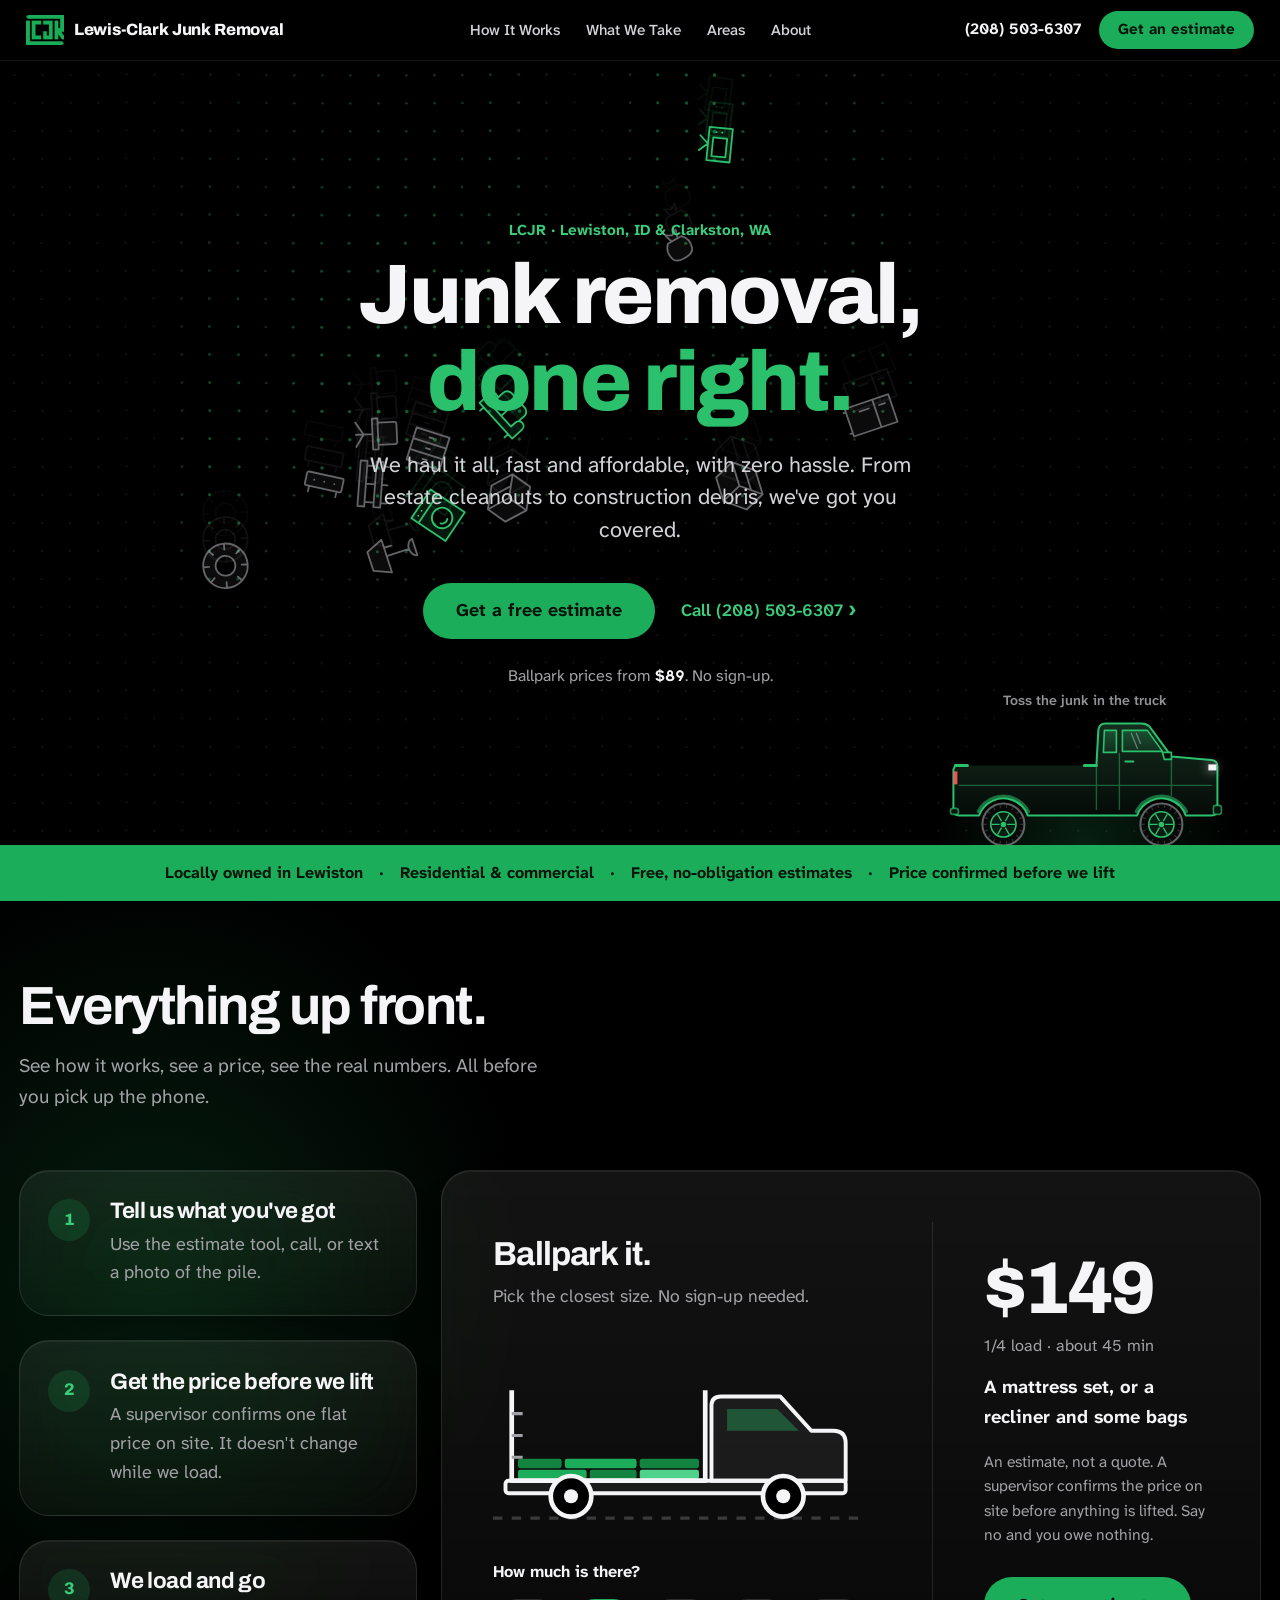
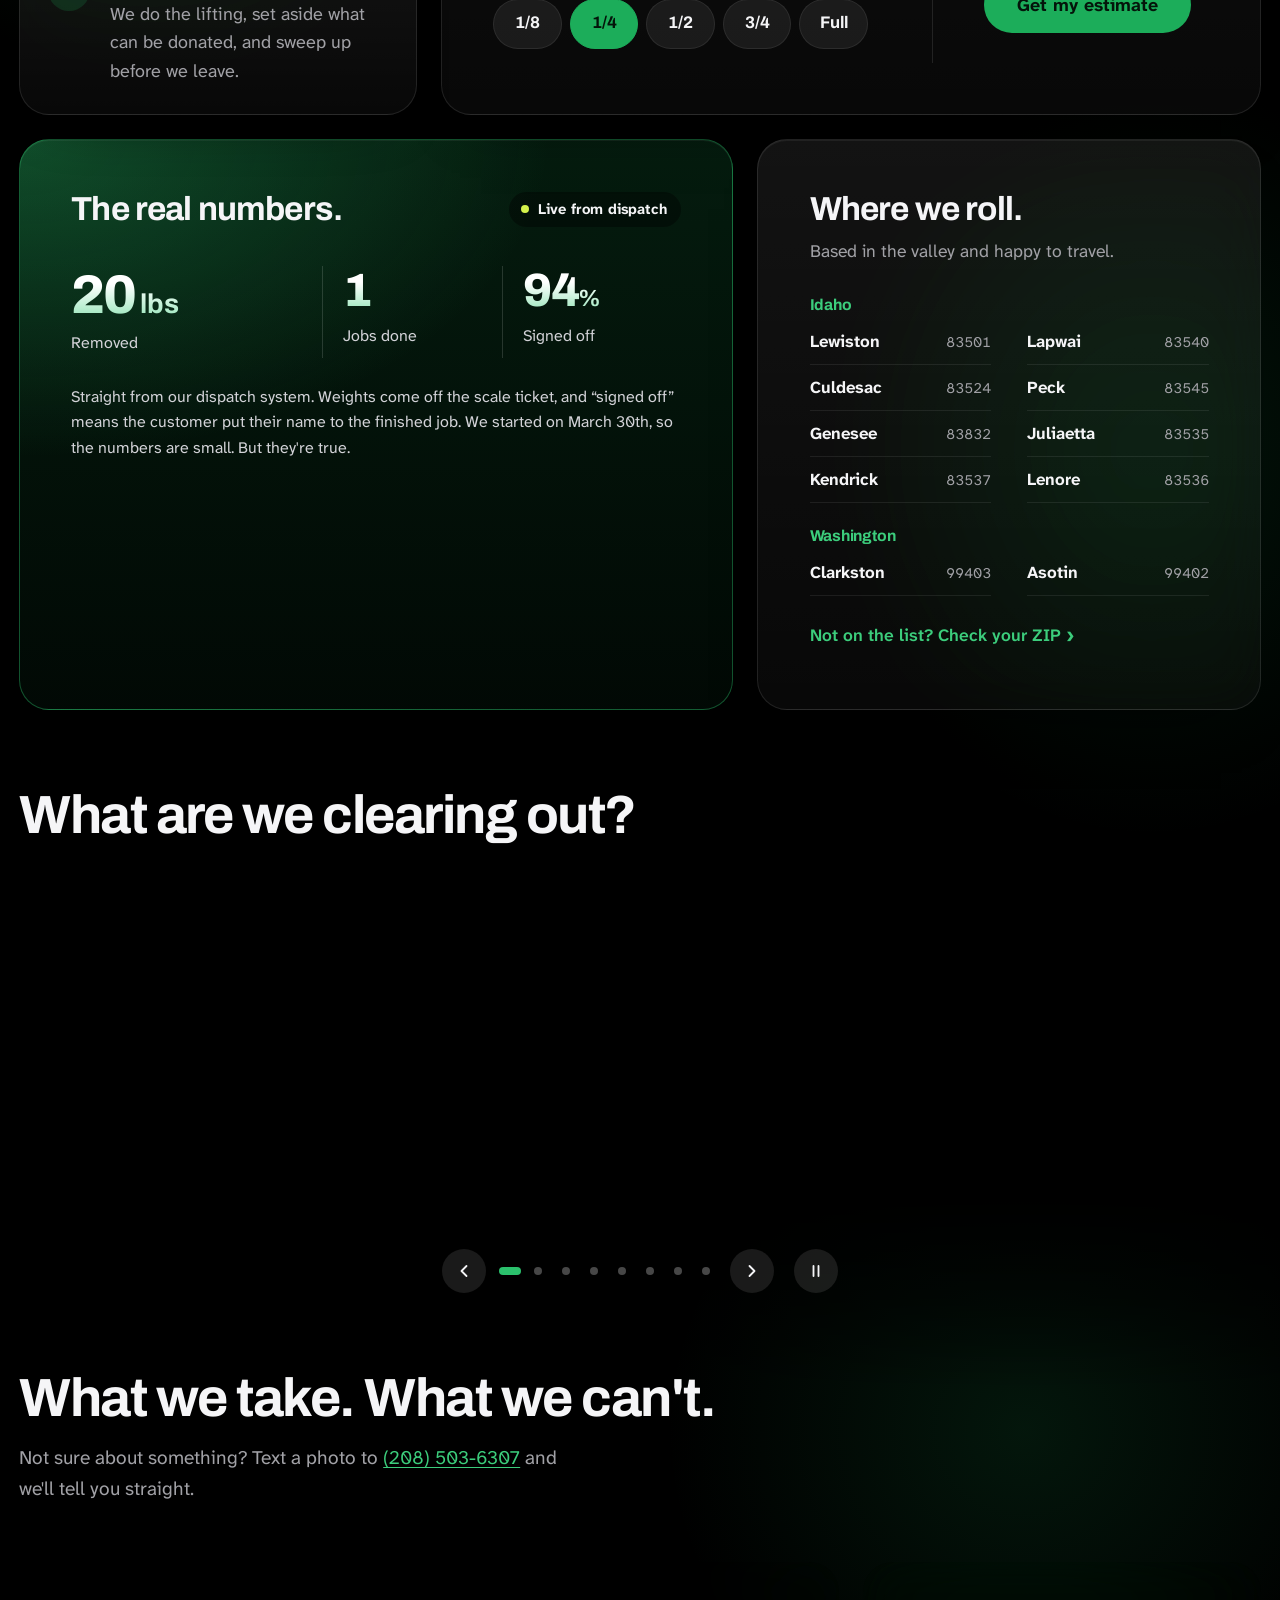
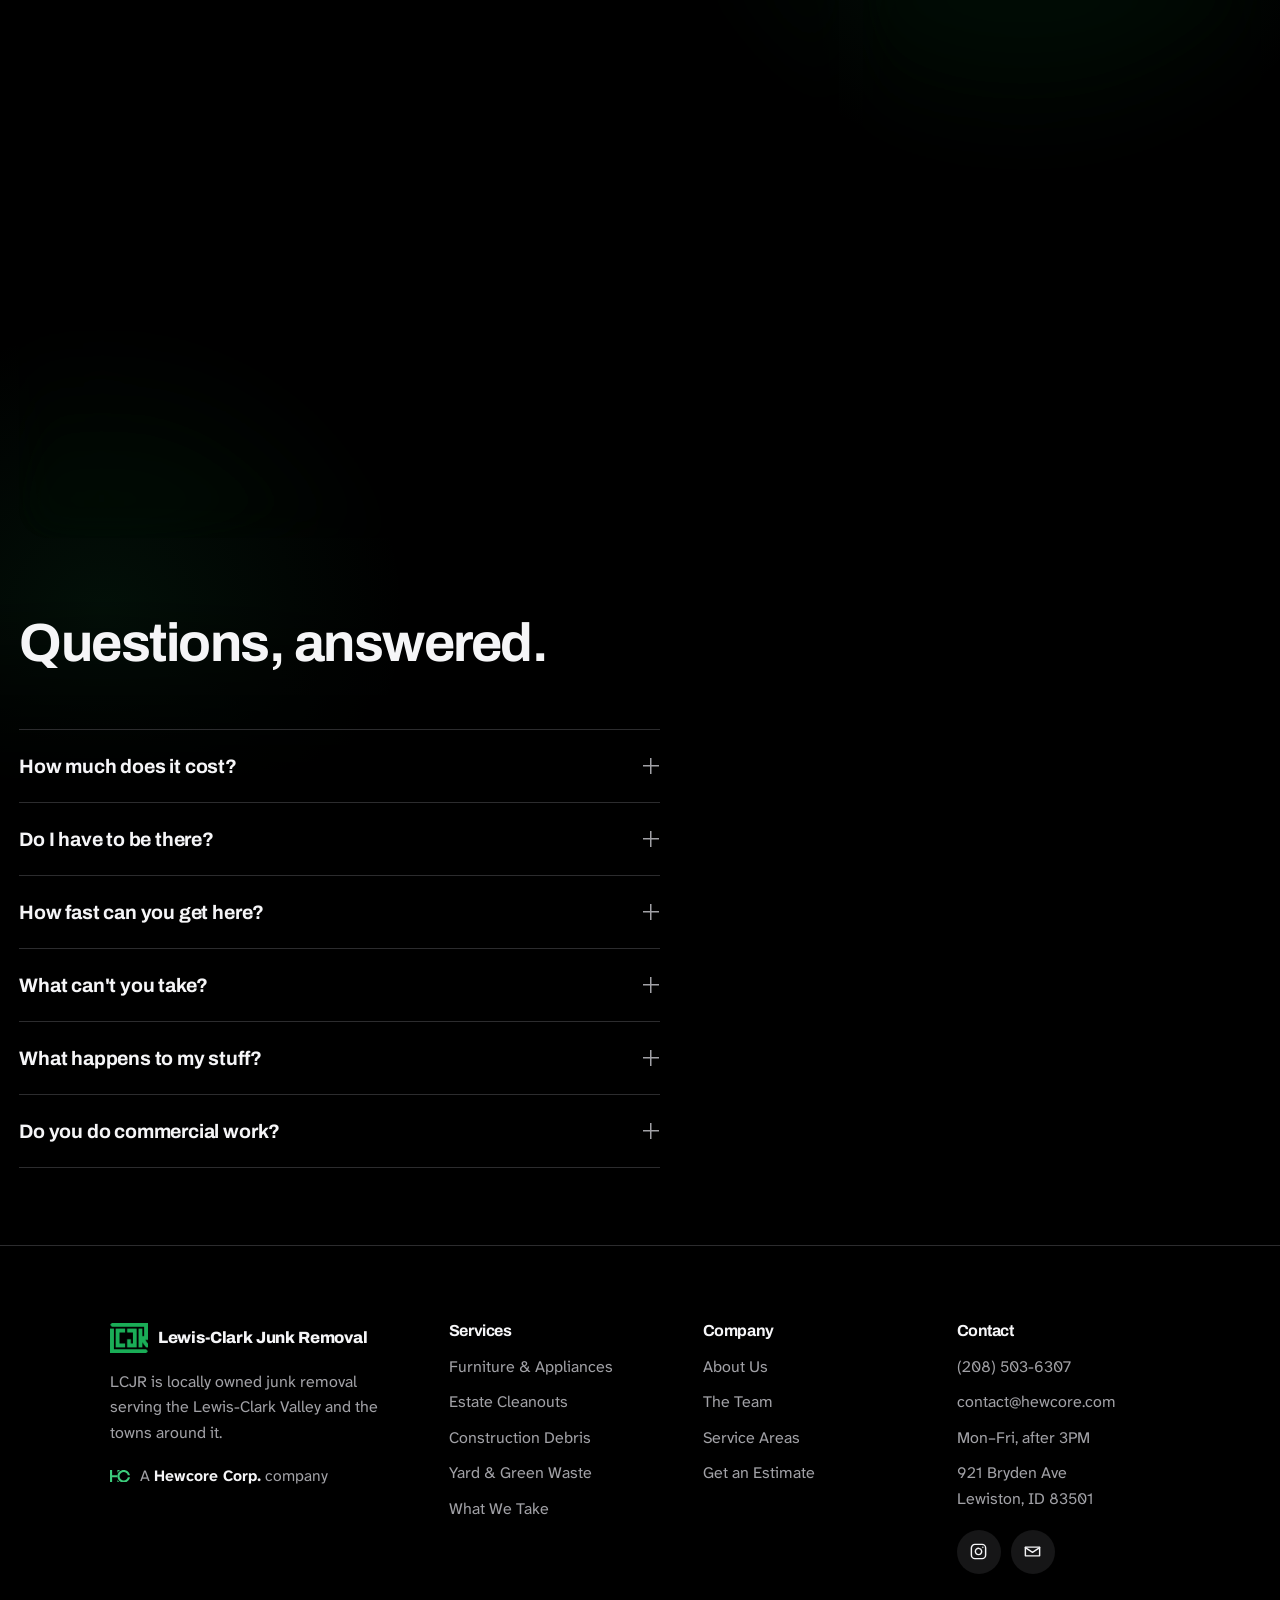
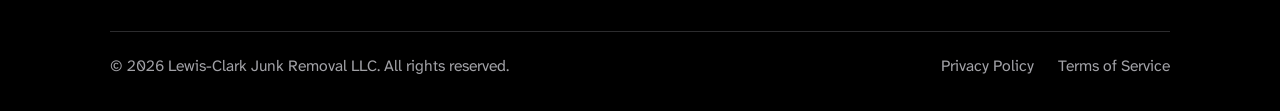
<file: index.html>
<!DOCTYPE html>
<html lang="en">

<head>
    <meta charset="utf-8">
    <meta name="viewport" content="width=device-width, initial-scale=1.0, viewport-fit=cover">
    <meta name="description" content="LCJR (Lewis-Clark Junk Removal) is locally owned junk removal in Lewiston, Idaho and Clarkston, Washington. Furniture, appliances, estate and garage cleanouts, yard waste and debris. Free estimates, one flat price.">
    <meta name="keywords" content="LCJR, lcjr, LCJR junk removal, Lewis-Clark Junk Removal, Lewis Clark Junk Removal, LC Junk Removal, lcjunk, junk removal Lewiston, junk removal Lewiston Idaho, junk removal Clarkston, junk removal Clarkston WA, junk removal Asotin, Lewis-Clark Valley junk removal, junk hauling Lewiston, trash removal Lewiston, furniture removal, appliance removal, mattress removal, estate cleanout, garage cleanout, yard waste removal, construction debris removal">
    <meta name="robots" content="index, follow, max-image-preview:large">
    <meta name="theme-color" content="#000000">
    <title>LCJR | Lewis-Clark Junk Removal in Lewiston, ID &amp; Clarkston, WA</title>
    <meta property="og:title" content="LCJR | Lewis-Clark Junk Removal">
    <meta property="og:description" content="We haul it all, fast and affordable, with zero hassle. Serving Lewiston, Clarkston, Asotin and beyond.">
    <meta property="og:type" content="website">
    <meta property="og:url" content="https://lcjunk.com/">
    <meta property="og:site_name" content="LCJR">
    <meta property="og:image" content="https://lcjunk.com/images/lcjr-og.png">
    <meta property="og:image:width" content="1200">
    <meta property="og:image:height" content="630">
    <meta property="og:image:alt" content="LCJR, Lewis-Clark Junk Removal. Lewiston, ID and Clarkston, WA.">
    <meta name="twitter:card" content="summary_large_image">
    <link rel="canonical" href="https://lcjunk.com/">
    <link rel="stylesheet" href="/src/style.css?v=27">
    <link rel="icon" href="/favicon.ico" sizes="16x16 32x32 48x48">
    <link rel="icon" type="image/png" sizes="32x32" href="/images/favicon-32x32.png">
    <link rel="icon" type="image/png" sizes="48x48" href="/images/favicon-48x48.png">
    <link rel="icon" type="image/png" sizes="96x96" href="/images/favicon-96x96.png">
    <link rel="icon" type="image/png" sizes="192x192" href="/images/android-chrome-192x192.png">
    <link rel="apple-touch-icon" sizes="180x180" href="/images/apple-touch-icon.png">
    <link rel="manifest" href="/site.webmanifest">
    <link rel="preconnect" href="https://fonts.googleapis.com">
    <link rel="preconnect" href="https://fonts.gstatic.com" crossorigin>
    <link href="https://fonts.googleapis.com/css2?family=Archivo:wght@600..800&family=Atkinson+Hyperlegible+Next:wght@400..700&display=swap" rel="stylesheet">
    <script type="application/ld+json">
    {
      "@context": "https://schema.org",
      "@graph": [
        {
          "@type": "WebSite",
          "@id": "https://lcjunk.com/#website",
          "url": "https://lcjunk.com/",
          "name": "LCJR",
          "alternateName": [
            "Lewis-Clark Junk Removal",
            "LCJR Junk Removal",
            "LC Junk Removal"
          ],
          "publisher": {
            "@id": "https://lcjunk.com/#business"
          }
        },
        {
          "@type": "LocalBusiness",
          "@id": "https://lcjunk.com/#business",
          "name": "Lewis-Clark Junk Removal",
          "alternateName": "LCJR",
          "description": "Locally owned junk removal and hauling for homes, estates, construction sites and businesses in the Lewis-Clark Valley.",
          "url": "https://lcjunk.com/",
          "logo": "https://lcjunk.com/images/android-chrome-512x512.png",
          "image": "https://lcjunk.com/images/lcjr-og.png",
          "telephone": "+1-208-503-6307",
          "email": "contact@hewcore.com",
          "priceRange": "$$",
          "address": {
            "@type": "PostalAddress",
            "streetAddress": "921 Bryden Ave",
            "addressLocality": "Lewiston",
            "addressRegion": "ID",
            "postalCode": "83501",
            "addressCountry": "US"
          },
          "areaServed": [
            {
              "@type": "City",
              "name": "Lewiston, ID"
            },
            {
              "@type": "City",
              "name": "Lapwai, ID"
            },
            {
              "@type": "City",
              "name": "Culdesac, ID"
            },
            {
              "@type": "City",
              "name": "Peck, ID"
            },
            {
              "@type": "City",
              "name": "Genesee, ID"
            },
            {
              "@type": "City",
              "name": "Juliaetta, ID"
            },
            {
              "@type": "City",
              "name": "Kendrick, ID"
            },
            {
              "@type": "City",
              "name": "Lenore, ID"
            },
            {
              "@type": "City",
              "name": "Clarkston, WA"
            },
            {
              "@type": "City",
              "name": "Asotin, WA"
            }
          ],
          "sameAs": [
            "https://www.instagram.com/lewisclarkjunkremoval/"
          ],
          "parentOrganization": {
            "@type": "Organization",
            "name": "Hewcore Corp."
          },
          "hasOfferCatalog": {
            "@type": "OfferCatalog",
            "name": "Junk removal services",
            "itemListElement": [
              {
                "@type": "Offer",
                "itemOffered": {
                  "@type": "Service",
                  "name": "Furniture and appliance removal"
                }
              },
              {
                "@type": "Offer",
                "itemOffered": {
                  "@type": "Service",
                  "name": "Estate cleanouts"
                }
              },
              {
                "@type": "Offer",
                "itemOffered": {
                  "@type": "Service",
                  "name": "Garage and shed cleanouts"
                }
              },
              {
                "@type": "Offer",
                "itemOffered": {
                  "@type": "Service",
                  "name": "Construction debris removal"
                }
              },
              {
                "@type": "Offer",
                "itemOffered": {
                  "@type": "Service",
                  "name": "Yard and green waste removal"
                }
              },
              {
                "@type": "Offer",
                "itemOffered": {
                  "@type": "Service",
                  "name": "Mattress removal"
                }
              },
              {
                "@type": "Offer",
                "itemOffered": {
                  "@type": "Service",
                  "name": "Hot tub and piano removal"
                }
              }
            ]
          }
        }
      ]
    }
    </script>
    <script>document.documentElement.classList.add("js");</script>
</head>

<body>
    <a class="skip-link" href="#main">Skip to content</a>

    <header class="site-header">
        <div class="header-inner">
            <button class="nav-toggle" type="button" aria-expanded="false" aria-controls="primary-nav">
                <span></span>
                <span class="sr-only">Menu</span>
            </button>

            <a class="brand" href="/" aria-label="Lewis-Clark Junk Removal home">
                <img src="/images/lcjr-emblem-light.png" alt="" width="800" height="630">
                <span class="brand-name">Lewis-Clark Junk Removal</span>
            </a>

            <nav class="nav" id="primary-nav" aria-label="Primary">
                <a href="/#how">How It Works</a>
                <a href="/#take">What We Take</a>
                <a href="/#areas">Areas</a>
                <a href="/b2b.html" hidden>Commercial Clients</a>
                <a href="/aboutus.html">About</a>
                <div class="nav-extra">
                    <a class="btn btn--primary btn--lg" href="/quote.html">Get a free estimate</a>
                    <a class="link-more" href="tel:+12085036307">Call (208) 503-6307</a>
                </div>
            </nav>

            <div class="header-actions">
                <a class="header-phone" href="tel:+12085036307">(208) 503-6307</a>
                <a class="btn btn--primary btn--sm" href="/quote.html">Get an estimate</a>
            </div>

            <a class="header-call" href="tel:+12085036307" aria-label="Call (208) 503-6307"><svg class="icon" viewBox="0 0 24 24" aria-hidden="true"><path d="M8.2 3.5 10 7.4 8 9.3a11.5 11.5 0 0 0 6.7 6.7l1.9-2 3.9 1.8v3.4a1.6 1.6 0 0 1-1.8 1.6C11 20.2 3.8 13 3.3 4.2A1.6 1.6 0 0 1 4.9 2.4h3.3Z"/></svg></a>
        </div>
    </header>

    <main id="main" class="main--wide">

        <!-- ------------------------------------------------------- Hero -- -->
        <section class="hero" data-fx="yard">
            <div class="hero-main">
                <div class="container hero-copy">
                    <p class="eyebrow">LCJR &middot; Lewiston, ID &amp; Clarkston, WA</p>
                    <h1>Junk removal, <span class="mark">done right.</span></h1>
                    <p class="lead">We haul it all, fast and affordable, with zero hassle. From estate
                        cleanouts to construction debris, we've got you covered.</p>
                    <div class="btn-row btn-row--center">
                        <a class="btn btn--primary btn--lg" href="/quote.html">Get a free estimate</a>
                        <a class="link-more" href="tel:+12085036307">Call (208) 503-6307</a>
                    </div>
                    <!-- The 1/8-load rate; home.js keeps it in step with /api/pricing. -->
                    <p class="hero-from">Ballpark prices from <span data-rate-from>$89</span>. No sign-up.</p>
                </div>
            </div>

            <div class="strip">
                <div class="strip-track">
                    <ul class="container strip-list"><li>Locally owned in Lewiston</li><li>Residential &amp; commercial</li><li>Free, no-obligation estimates</li><li>Price confirmed before we lift</li></ul>
                    <!-- A second copy, for the scrolling line on a phone. Hidden elsewhere. -->
                    <ul class="strip-list strip-list--echo" aria-hidden="true"><li>Locally owned in Lewiston</li><li>Residential &amp; commercial</li><li>Free, no-obligation estimates</li><li>Price confirmed before we lift</li></ul>
                </div>
            </div>
        </section>

        <!-- ------------------------------------------------------ Bento -- -->
        <!--
            On a wide screen: the three steps beside the price tool, then the
            live numbers beside the service area. On a phone: the live numbers,
            then a slider of the price tool, the steps and the service area.
            The commercial clients banner is hidden for now.
        -->
        <section class="section section--glow" id="how">
            <div class="container">
                <div class="section-head reveal">
                    <h2>Everything up front.</h2>
                    <p>See how it works, see a price, see the real numbers. All before you pick up the phone.</p>
                </div>

                <div class="bento">
                <!--
                    The live numbers lead. Below them, on a phone, the price tool,
                    the steps and the service area sit side by side in a slider
                    (src/home.js adds the tabs' behaviour); on a wide screen
                    the slider's wrappers drop away and the cards join the grid.
                -->
                <!--
                    The numbers are read live from the ops app on load (src/stats.js).
                    The values written here are the last known figures: they render
                    without JavaScript and stay put if the fetch fails, so the tile is
                    never blank or zeroed by a network hiccup.
                -->
                <div class="tile tile--special tile--stats stats reveal" data-api-base="https://app.lcjunk.com">
                    <div class="stats-head">
                        <h3 class="tile-title">The real numbers.</h3>
                        <p class="live-badge"><span class="live-dot" aria-hidden="true"></span>Live from dispatch</p>
                    </div>
                    <div class="stats-grid">
                        <div class="stat">
                            <span class="stat-value" data-stat="poundsRemoved">21 lbs</span>
                            <span class="stat-label">Removed</span>
                        </div>
                        <div class="stat">
                            <span class="stat-value" data-stat="jobsCompleted">1</span>
                            <span class="stat-label">Jobs done</span>
                        </div>
                        <div class="stat">
                            <span class="stat-value" data-stat="signedOffPct">100%</span>
                            <span class="stat-label">Signed off</span>
                        </div>
                    </div>
                    <p class="tile-note tile-note--short">Straight from dispatch. Small numbers, since we started March 30th, but true ones.</p>
                    <p class="tile-note tile-note--long">Straight from our dispatch system. Weights come off the scale ticket, and
                        &ldquo;signed off&rdquo; means the customer put their name to the finished job. We started
                        on March 30th, so the numbers are small. But they're true.</p>
                </div>

                <div class="slider" data-slider>
                    <div class="slider-tabs" role="group" aria-label="Show a card">
                        <button type="button" aria-current="true">Ballpark</button>
                        <button type="button">How it works</button>
                        <button type="button">Areas</button>
                    </div>
                    <div class="slider-track">
                        <!--
                            Ballpark picker. Works with no JavaScript at all: the radios drive
                            the load in the truck and the readout through :has() in style.css.
                            The prices here are the last known rates; src/home.js swaps in the
                            live ones from GET /api/pricing and leaves these if it can't.

                            The examples under each price ("A couch plus a handful of boxes")
                            are a rough guide for the customer, not part of the price list.
                            Keep them in step with LOAD_HINTS in src/quote.js.
                        -->
                        <div class="tile tile--picker loadtix reveal" data-api-base="https://app.lcjunk.com">
                            <div class="picker-pick">
                                <h3 class="tile-title">Ballpark it.</h3>
                                <p class="tile-sub">Pick the closest size. No sign-up needed.</p>

                                <svg class="pickup" viewBox="0 0 240 120" aria-hidden="true" focusable="false">
                                    <g class="pk-load">
                                    <g class="jl" style="--d:0"><rect class="j1" x="16" y="81" width="44" height="6" rx="1.5"/><rect class="j2" x="62" y="81" width="30" height="6" rx="1.5"/><rect class="j3" x="94" y="81" width="38" height="6" rx="1.5"/></g>
                                    <g class="jl" style="--d:1"><rect class="j2" x="16" y="74" width="28" height="6" rx="1.5"/><rect class="j1" x="46" y="74" width="46" height="6" rx="1.5"/><rect class="j2" x="94" y="74" width="38" height="6" rx="1.5"/></g>
                                    <g class="jl" style="--d:2"><rect class="j3" x="16" y="67" width="52" height="6" rx="1.5"/><rect class="j1" x="70" y="67" width="34" height="6" rx="1.5"/><rect class="j2" x="106" y="67" width="26" height="6" rx="1.5"/></g>
                                    <g class="jl" style="--d:3"><rect class="j1" x="16" y="60" width="36" height="6" rx="1.5"/><rect class="j2" x="54" y="60" width="40" height="6" rx="1.5"/><rect class="j1" x="96" y="60" width="36" height="6" rx="1.5"/></g>
                                    <g class="jl" style="--d:4"><rect class="j2" x="16" y="53" width="24" height="6" rx="1.5"/><rect class="j3" x="42" y="53" width="50" height="6" rx="1.5"/><rect class="j1" x="94" y="53" width="38" height="6" rx="1.5"/></g>
                                    <g class="jl" style="--d:5"><rect class="j1" x="16" y="46" width="40" height="6" rx="1.5"/><rect class="j1" x="58" y="46" width="36" height="6" rx="1.5"/><rect class="j2" x="96" y="46" width="36" height="6" rx="1.5"/></g>
                                    <g class="jl" style="--d:6"><rect class="j2" x="16" y="39" width="58" height="6" rx="1.5"/><rect class="j3" x="76" y="39" width="30" height="6" rx="1.5"/><rect class="j1" x="108" y="39" width="24" height="6" rx="1.5"/></g>
                                    <g class="jl" style="--d:7"><rect class="j3" x="16" y="32" width="34" height="6" rx="1.5"/><rect class="j1" x="52" y="32" width="44" height="6" rx="1.5"/><rect class="j2" x="98" y="32" width="34" height="6" rx="1.5"/></g>
                                    </g>
                                    <path class="pk-bed" d="M12 30V88H136V30"/>
                                    <path class="pk-tick" d="M12 73h7M12 59h7M12 45h7"/>
                                    <rect class="pk-body" x="8" y="88" width="218" height="8" rx="2"/>
                                    <path class="pk-body" d="M140 88V40q0-6 6-6h38l20 22h14q8 0 8 8v24z"/>
                                    <path class="pk-window" d="M150 42h32l14 14h-46z"/>
                                    <path class="pk-ground" d="M0 112h240"/>
                                    <circle class="pk-wheel" cx="50" cy="98" r="13"/>
                                    <circle class="pk-wheel" cx="186" cy="98" r="13"/>
                                    <circle class="pk-hub" cx="50" cy="98" r="4.5"/>
                                    <circle class="pk-hub" cx="186" cy="98" r="4.5"/>
                                </svg>

                                <fieldset class="seg">
                                    <legend class="seg-legend">How much is there?</legend>
                                    <div class="seg-options">
                                        <label><input type="radio" name="lt" id="lt-eighth" value="eighth"><span>1/8</span></label>
                                        <label><input type="radio" name="lt" id="lt-quarter" value="quarter" checked><span>1/4</span></label>
                                        <label><input type="radio" name="lt" id="lt-half" value="half"><span>1/2</span></label>
                                        <label><input type="radio" name="lt" id="lt-three_quarter" value="three_quarter"><span>3/4</span></label>
                                        <label><input type="radio" name="lt" id="lt-full" value="full"><span>Full</span></label>
                                    </div>
                                </fieldset>
                            </div>

                            <div class="picker-price">
                                <div class="loadtix-readouts" aria-live="polite">
                                    <div class="loadtix-readout" data-for="eighth">
                                        <p class="lt-price" data-rate="eighth">$89</p>
                                        <p class="lt-meta"><span data-rate-label="eighth">1/8 load</span> &middot; about <span data-rate-min="eighth">30</span> min</p>
                                        <p class="lt-hint">A few bags or boxes, or one small piece</p>
                                    </div>
                                    <div class="loadtix-readout" data-for="quarter">
                                        <p class="lt-price" data-rate="quarter">$149</p>
                                        <p class="lt-meta"><span data-rate-label="quarter">1/4 load</span> &middot; about <span data-rate-min="quarter">45</span> min</p>
                                        <p class="lt-hint">A mattress set, or a recliner and some bags</p>
                                    </div>
                                    <div class="loadtix-readout" data-for="half">
                                        <p class="lt-price" data-rate="half">$249</p>
                                        <p class="lt-meta"><span data-rate-label="half">1/2 load</span> &middot; about <span data-rate-min="half">75</span> min</p>
                                        <p class="lt-hint">A couch plus a handful of boxes</p>
                                    </div>
                                    <div class="loadtix-readout" data-for="three_quarter">
                                        <p class="lt-price" data-rate="three_quarter">$339</p>
                                        <p class="lt-meta"><span data-rate-label="three_quarter">3/4 load</span> &middot; about <span data-rate-min="three_quarter">100</span> min</p>
                                        <p class="lt-hint">Most of a room's furniture</p>
                                    </div>
                                    <div class="loadtix-readout" data-for="full">
                                        <p class="lt-price" data-rate="full">$429</p>
                                        <p class="lt-meta"><span data-rate-label="full">Full load</span> &middot; about <span data-rate-min="full">135</span> min</p>
                                        <p class="lt-hint">A packed garage corner or a one-room cleanout</p>
                                    </div>
                                </div>
                                <p class="loadtix-note">An estimate, not a quote. A supervisor confirms the price on site before
                                    anything is lifted. Say no and you owe nothing.</p>
                                <a class="btn btn--primary btn--lg" href="/quote.html">Get my estimate</a>
                            </div>
                        </div>

                        <div class="slide slide--steps">
                            <h3 class="tile-title slide-title">Everything up front.</h3>
                            <ol class="steps-row">
                                <li class="tile step-card reveal">
                                    <span class="step-no">1</span>
                                    <h3>Tell us what you've got</h3>
                                    <p>Use the estimate tool, call, or text a photo of the pile.</p>
                                </li>
                                <li class="tile step-card reveal">
                                    <span class="step-no">2</span>
                                    <h3>Get the price before we lift</h3>
                                    <p>A supervisor confirms one flat price on site. It doesn't change while we load.</p>
                                </li>
                                <li class="tile step-card reveal">
                                    <span class="step-no">3</span>
                                    <h3>We load and go</h3>
                                    <p>We do the lifting, set aside what can be donated, and sweep up before we leave.</p>
                                </li>
                            </ol>
                        </div>

                        <div class="tile tile--areas reveal" id="areas">
                            <h3 class="tile-title">Where we roll.</h3>
                            <p class="tile-sub">Based in the valley and happy to travel.</p>

                            <!-- Last known service list. src/home.js refreshes it from /api/pricing. -->
                            <div class="route" data-areas>
                                <div class="route-group">
                                    <h4 class="route-state">Idaho</h4>
                                    <ul class="route-list" data-areas-state="ID">
                                        <li><span>Lewiston</span><span class="route-zip">83501</span></li>
                                        <li><span>Lapwai</span><span class="route-zip">83540</span></li>
                                        <li><span>Culdesac</span><span class="route-zip">83524</span></li>
                                        <li><span>Peck</span><span class="route-zip">83545</span></li>
                                        <li><span>Genesee</span><span class="route-zip">83832</span></li>
                                        <li><span>Juliaetta</span><span class="route-zip">83535</span></li>
                                        <li><span>Kendrick</span><span class="route-zip">83537</span></li>
                                        <li><span>Lenore</span><span class="route-zip">83536</span></li>
                                    </ul>
                                </div>
                                <div class="route-group">
                                    <h4 class="route-state">Washington</h4>
                                    <ul class="route-list" data-areas-state="WA">
                                        <li><span>Clarkston</span><span class="route-zip">99403</span></li>
                                        <li><span>Asotin</span><span class="route-zip">99402</span></li>
                                    </ul>
                                </div>
                            </div>
                            <a class="link-more" href="/quote.html">Not on the list? Check your ZIP</a>
                        </div>
                    </div>
                </div>

                <a class="tile tile--special tile--commercial reveal" href="/b2b.html" hidden>
                    <div>
                        <p class="eyebrow">Commercial Clients</p>
                        <h3 class="tile-title">Your crew for the heavy stuff.</h3>
                        <p class="tile-sub">Property managers, contractors and landlords: recurring pickups, job-site
                            cleanups and turnovers, invoiced with net terms.</p>
                    </div>
                    <span class="btn btn--ghost btn--lg">Commercial accounts</span>
                </a>
                </div>
            </div>
        </section>

        <!-- ------------------------------------------------------- Jobs -- -->
        <section class="section section--flush-top" id="jobs">
            <div class="container carousel" data-carousel role="region" aria-roledescription="carousel" aria-label="What we clear out">
                <div class="section-head reveal">
                    <h2>What are we clearing out?</h2>
                </div>

                <!--
                    Without JavaScript this is a row you can scroll sideways.
                    home.js turns it into a centered carousel: the current card
                    in front, its neighbours peeking either side, advancing on
                    its own every few seconds (with a pause button) unless the
                    visitor prefers reduced motion.
                -->
                <ul class="carousel-track" tabindex="0">
                    <li><a class="job" href="/quote.html">
                        <svg class="icon job-icon" viewBox="0 0 24 24" aria-hidden="true"><path d="M4.5 10.5V7.5A2.5 2.5 0 0 1 7 5h10a2.5 2.5 0 0 1 2.5 2.5v3"/><path d="M2 13a1.75 1.75 0 0 1 3.5 0v2.5h13V13A1.75 1.75 0 0 1 22 13v5H2Z"/><path d="M5.5 18v1.5M18.5 18v1.5"/></svg>
                        <h3>Furniture &amp; appliances</h3>
                        <p>Couches, mattresses, fridges, washers.</p>
                    </a></li>
                    <li><a class="job" href="/quote.html">
                        <svg class="icon job-icon" viewBox="0 0 24 24" aria-hidden="true"><path d="m2.5 10.5 9.5-7 9.5 7"/><path d="M5 9.2V20h14V9.2"/><path d="M9 20v-6h6v6"/><path d="M9 17h6"/></svg>
                        <h3>Estate cleanouts</h3>
                        <p>Full property cleanouts, start to finish, handled carefully.</p>
                    </a></li>
                    <li><a class="job" href="/quote.html">
                        <svg class="icon job-icon" viewBox="0 0 24 24" aria-hidden="true"><path d="M3 10 12 4l9 6v10H3z"/><path d="M7 20v-7h10v7M7 15.5h10M7 18h10"/></svg>
                        <h3>Garage &amp; shed</h3>
                        <p>Years of &ldquo;we'll deal with it later,&rdquo; gone in an afternoon.</p>
                    </a></li>
                    <li><a class="job" href="/quote.html">
                        <svg class="icon job-icon" viewBox="0 0 24 24" aria-hidden="true"><path d="M2.5 5.5h14v4h-14z"/><path d="M7.5 10.5h14v4h-14z"/><path d="M2.5 15.5h14v4h-14z"/><path d="M6 5.5v4M11 10.5v4M6 15.5v4"/></svg>
                        <h3>Construction debris</h3>
                        <p>Drywall, lumber, tile, roofing scraps.</p>
                    </a></li>
                    <li><a class="job" href="/quote.html">
                        <svg class="icon job-icon" viewBox="0 0 24 24" aria-hidden="true"><path d="M19.5 4c0 7.4-5.1 12.4-11.4 13C7.3 10 12.2 4.7 19.5 4Z"/><path d="M19.5 4 8.1 17"/><path d="M8.1 17 5 21"/></svg>
                        <h3>Yard &amp; green waste</h3>
                        <p>Tree trimmings, bush piles, old landscaping.</p>
                    </a></li>
                    <li><a class="job" href="/quote.html">
                        <svg class="icon job-icon" viewBox="0 0 24 24" aria-hidden="true"><path d="M3.5 7.5 12 3l8.5 4.5v9L12 21l-8.5-4.5z"/><path d="M3.5 7.5 12 12l8.5-4.5M12 12v9"/></svg>
                        <h3>Moving out</h3>
                        <p>Whatever isn't making the trip, gone before the keys are.</p>
                    </a></li>
                    <li><a class="job" href="/quote.html">
                        <svg class="icon job-icon" viewBox="0 0 24 24" aria-hidden="true"><path d="M3 8.5h18v7H3z"/><path d="M6 15.5V19M18 15.5V19M7 8.5V6.5M17 8.5V6.5"/></svg>
                        <h3>Mattresses</h3>
                        <p>Old mattresses and box springs, out of the house and disposed of properly.</p>
                    </a></li>
                    <li><a class="job" href="/quote.html">
                        <svg class="icon job-icon" viewBox="0 0 24 24" aria-hidden="true"><path d="M3 10h18v9H3z"/><path d="M6 10V7.5A2.5 2.5 0 0 1 8.5 5h7A2.5 2.5 0 0 1 18 7.5V10"/><path d="M7 14h2M11 14h2M15 14h2"/></svg>
                        <h3>Hot tubs &amp; pianos</h3>
                        <p>Heavy and awkward is the job. Priced up front so it isn't a surprise.</p>
                    </a></li>
                </ul>

                <div class="carousel-controls">
                    <button class="carousel-btn carousel-prev" type="button" aria-label="Previous">
                        <svg class="icon" viewBox="0 0 24 24" aria-hidden="true"><path d="M15 6l-6 6 6 6"/></svg>
                    </button>
                    <div class="carousel-dots" role="group" aria-label="Choose a card"></div>
                    <button class="carousel-btn carousel-next" type="button" aria-label="Next">
                        <svg class="icon" viewBox="0 0 24 24" aria-hidden="true"><path d="M9 6l6 6-6 6"/></svg>
                    </button>
                    <button class="carousel-btn carousel-play" type="button" aria-label="Pause" hidden>
                        <svg class="icon icon-pause" viewBox="0 0 24 24" aria-hidden="true"><path d="M9 6v12M15 6v12"/></svg>
                        <svg class="icon icon-play" viewBox="0 0 24 24" aria-hidden="true"><path d="M8 5.5v13l10.5-6.5z"/></svg>
                    </button>
                </div>
            </div>
        </section>

        <!-- ---------------------------------------------- Take / can't -- -->
        <!--
            The "can't take" column mirrors section 6 of terms.html. If one
            changes, change the other: the Terms are what a customer agrees to.
        -->
        <section class="section section--flush-top section--glow-alt" id="take">
            <div class="container">
                <div class="section-head reveal">
                    <h2>What we take. What we can't.</h2>
                    <p>Not sure about something? Text a photo to
                        <a href="sms:+12085036307">(208) 503-6307</a> and we'll tell you straight.</p>
                </div>

                <div class="take-grid reveal">
                    <div class="take take--yes">
                        <h3><svg class="icon" viewBox="0 0 24 24" aria-hidden="true"><path d="m5 12.5 4.5 4.5L19 7.5"/></svg>We take</h3>
                        <ul>
                            <li>Furniture, couches and beds</li>
                            <li>Mattresses and box springs<sup>*</sup></li>
                            <li>Appliances, including fridges and freezers<sup>*</sup></li>
                            <li>TVs, monitors and electronics<sup>*</sup></li>
                            <li>Construction and remodel debris</li>
                            <li>Yard waste, branches and brush</li>
                            <li>Tires<sup>*</sup></li>
                            <li>Garage, shed and estate contents</li>
                        </ul>
                        <p class="take-foot"><sup>*</sup> Carries a disposal fee from the facility. We tell you before we load it, never after.</p>
                    </div>

                    <div class="take take--no">
                        <h3><svg class="icon" viewBox="0 0 24 24" aria-hidden="true"><path d="M6 6l12 12M18 6 6 18"/></svg>We can't take</h3>
                        <ul>
                            <li>Paint, solvents, chemicals, fuel, oil and other hazardous liquids</li>
                            <li>Asbestos, or anything that may contain it</li>
                            <li>Ammunition, explosives, and flammable or pressurized containers</li>
                            <li>Medical or biological waste, including sharps</li>
                            <li>Human or animal remains</li>
                        </ul>
                        <p class="take-foot">If we find something on this list once we're there, we leave it and take the rest.</p>
                    </div>

                    <div class="take take--where">
                        <h3><svg class="icon" viewBox="0 0 24 24" aria-hidden="true"><path d="M20 12a8 8 0 0 1-14.3 4.9M4 12A8 8 0 0 1 18.3 7.1"/><path d="M18.5 3v4.2h-4.2M5.5 21v-4.2h4.2"/></svg>Where it goes</h3>
                        <ol class="flow">
                            <li><strong>Donate.</strong> If it's still useful, it goes to someone who can use it.</li>
                            <li><strong>Recycle.</strong> What a facility will take back gets recycled, not buried.</li>
                            <li><strong>Dispose.</strong> The rest goes to a licensed facility, with the scale ticket to show for it.</li>
                        </ol>
                    </div>
                </div>
            </div>
        </section>

        <!-- -------------------------------------------------- FAQ + CTA -- -->
        <section class="section section--flush-top" id="faq">
            <div class="container closer">
                <div class="reveal">
                    <div class="section-head">
                        <h2>Questions, answered.</h2>
                    </div>
                    <div class="faq">
                        <details>
                            <summary>How much does it cost?</summary>
                            <p>Pricing goes by how much room your load takes up. Not weight, not hourly. The
                                estimate tool gives you a ballpark in a couple of minutes. A supervisor confirms one
                                flat price on site before we start, and it doesn't change while we're loading. A few
                                items, like mattresses, tires and fridges, carry a disposal fee. We tell you
                                before we load them.</p>
                        </details>
                        <details>
                            <summary>Do I have to be there?</summary>
                            <p>Not necessarily. If everything is outside, in a garage, or otherwise easy to find, we
                                can handle the pickup and send photos when the job is done.</p>
                        </details>
                        <details>
                            <summary>How fast can you get here?</summary>
                            <p>We aim to get most jobs in the valley done within 24 hours, and same-day pickups
                                happen often. Call and ask.</p>
                        </details>
                        <details>
                            <summary>What can't you take?</summary>
                            <p>Hazardous material is the main one: paint, chemicals, solvents, fuel, asbestos
                                and similar. The <a href="#take">full list is above</a>. If you're not sure about
                                something, send a photo and we'll tell you straight.</p>
                        </details>
                        <details>
                            <summary>What happens to my stuff?</summary>
                            <p>We sort as we load. Anything still useful gets donated, what can be recycled gets
                                recycled, and the rest goes to a licensed disposal facility.</p>
                        </details>
                        <details>
                            <summary>Do you do commercial work?</summary>
                            <p>Yes. Recurring pickups, job-site cleanups and unit turnovers, all invoiced rather than
                                cash at the curb. Call
                                <a href="tel:+12085036307">(208) 503-6307</a> and we'll set one up.</p>
                        </details>
                    </div>
                </div>

                <div class="closer-cta tile reveal" id="contact">
                    <h2>Ready to ditch <span class="mark">the junk?</span></h2>
                    <p>Free, no-obligation estimates. We're local, we're fast, and we leave the space clean.</p>
                    <a class="btn btn--primary btn--lg btn--block" href="/quote.html">Get a free estimate</a>
                    <div class="callcard">
                        <span class="callcard-label">Call or text</span>
                        <a class="callcard-number" href="tel:+12085036307">(208) 503-6307</a>
                        <p class="callcard-hours">Mon&ndash;Fri, after 3PM</p>
                    </div>
                    <a class="link-more" href="sms:+12085036307">Or text us a photo of the pile</a>
                </div>
            </div>
        </section>

    </main>

    <footer class="site-footer">
        <div class="container">
            <div class="footer-grid">
                <div class="footer-brand">
                    <a class="footer-logo" href="/"><img src="/images/lcjr-emblem-light.png" alt="" width="800" height="630"><span class="brand-name">Lewis-Clark Junk Removal</span></a>
                    <p>LCJR is locally owned junk removal serving the Lewis-Clark Valley and the towns around it.</p>
                    <p class="footer-owner">
                        <span class="owner-dot" aria-hidden="true"><svg viewBox="268 546 1512 956" fill="currentColor" aria-hidden="true"><path d="M836.38,1103.24h-409.13v398.4h-158.5v-955.28h158.5v398.4h409.13c-4.31,25.78-6.55,52.24-6.55,79.24,0,.68,0,1.36.01,2.04v.05c.11,26.28,2.34,52.04,6.54,77.15Z"/><path d="M1032.42,546.36c-83.49,47.65-153.27,116.58-201.97,199.38v-199.38h201.97Z"/><path d="M1032.42,1501.64h-202.59v-200.44c48.72,83.28,118.74,152.58,202.59,200.44Z"/><path d="M1779.25,1099.06c-36,228.13-233.51,402.58-471.77,402.58-122.69,0-234.57-46.27-319.16-122.29-78.68-70.71-133.75-167.17-151.94-276.11-4.19-25.11-6.43-50.87-6.54-77.15v-.05c-.01-.68-.01-1.36-.01-2.04,0-27,2.24-53.47,6.55-79.24,18.19-108.95,73.25-205.4,151.94-276.11,84.58-76.02,196.47-122.29,319.16-122.29,235.35,0,430.92,170.2,470.39,394.22h-162.25c-36.68-135.8-160.74-235.72-308.13-235.72s-274,101.97-309.24,239.9c-6.48,25.34-9.92,51.88-9.92,79.24s3.43,53.91,9.92,79.24c35.24,137.93,160.34,239.91,309.24,239.91s276.51-104.05,310.26-244.09h161.51Z"/></svg></span>
                        <span>A <strong>Hewcore Corp.</strong> company</span>
                    </p>
                </div>

                <nav class="footer-col" aria-label="Services">
                    <h2 class="footer-h">Services</h2>
                    <ul>
                        <li><a href="/#jobs">Furniture &amp; Appliances</a></li>
                        <li><a href="/#jobs">Estate Cleanouts</a></li>
                        <li><a href="/#jobs">Construction Debris</a></li>
                        <li><a href="/#jobs">Yard &amp; Green Waste</a></li>
                        <li><a href="/#take">What We Take</a></li>
                    </ul>
                </nav>

                <nav class="footer-col" aria-label="Company">
                    <h2 class="footer-h">Company</h2>
                    <ul>
                        <li hidden><a href="/b2b.html">Commercial Clients</a></li>
                        <li><a href="/aboutus.html">About Us</a></li>
                        <li><a href="/aboutus.html#team">The Team</a></li>
                        <li><a href="/#areas">Service Areas</a></li>
                        <li><a href="/quote.html">Get an Estimate</a></li>
                    </ul>
                </nav>

                <div class="footer-col">
                    <h2 class="footer-h">Contact</h2>
                    <ul>
                        <li><a href="tel:+12085036307">(208) 503-6307</a></li>
                        <li><a href="mailto:contact@hewcore.com">contact@hewcore.com</a></li>
                        <li>Mon&ndash;Fri, after 3PM</li>
                        <li><address>921 Bryden Ave<br>Lewiston, ID 83501</address></li>
                    </ul>
                    <div class="footer-social">
                        <a href="https://www.instagram.com/lewisclarkjunkremoval/" target="_blank" rel="noopener"
                            aria-label="Lewis-Clark Junk Removal on Instagram"><svg class="icon" viewBox="0 0 24 24" aria-hidden="true"><path d="M7.5 3h9A4.5 4.5 0 0 1 21 7.5v9a4.5 4.5 0 0 1-4.5 4.5h-9A4.5 4.5 0 0 1 3 16.5v-9A4.5 4.5 0 0 1 7.5 3Z"/><path d="M16 11.4a4 4 0 1 1-3.4-3.4 4 4 0 0 1 3.4 3.4Z"/><path d="M17.5 6.6h.01"/></svg></a>
                        <a href="mailto:contact@hewcore.com" aria-label="Email Lewis-Clark Junk Removal"><svg class="icon" viewBox="0 0 24 24" aria-hidden="true"><path d="M3 6.5h18v11H3z"/><path d="m3 7 9 6 9-6"/></svg></a>
                    </div>
                </div>
            </div>

            <div class="footer-bottom">
                <p>&copy; 2026 Lewis-Clark Junk Removal LLC. All rights reserved.</p>
                <nav class="footer-legal" aria-label="Legal">
                    <a href="/privacy.html">Privacy Policy</a>
                    <a href="/terms.html">Terms of Service</a>
                </nav>
            </div>
        </div>
    </footer>

    <nav class="mbar" aria-label="Quick contact">
        <a class="mbar-btn" href="tel:+12085036307"><svg class="icon" viewBox="0 0 24 24" aria-hidden="true"><path d="M8.2 3.5 10 7.4 8 9.3a11.5 11.5 0 0 0 6.7 6.7l1.9-2 3.9 1.8v3.4a1.6 1.6 0 0 1-1.8 1.6C11 20.2 3.8 13 3.3 4.2A1.6 1.6 0 0 1 4.9 2.4h3.3Z"/></svg><span>Call</span></a>
        <a class="mbar-btn" href="sms:+12085036307"><svg class="icon" viewBox="0 0 24 24" aria-hidden="true"><path d="M4 5.5h16v10H9l-5 4z"/></svg><span>Text</span></a>
        <a class="mbar-btn mbar-btn--primary" href="/quote.html"><span>Estimate</span></a>
    </nav>

    <script src="/src/main.js?v=27" defer></script>
    <script src="/src/stats.js?v=27" defer></script>
    <script src="/src/home.js?v=27" defer></script>
    <script src="/src/hero-fx.js?v=27" defer></script>
</body>

</html>
</file>
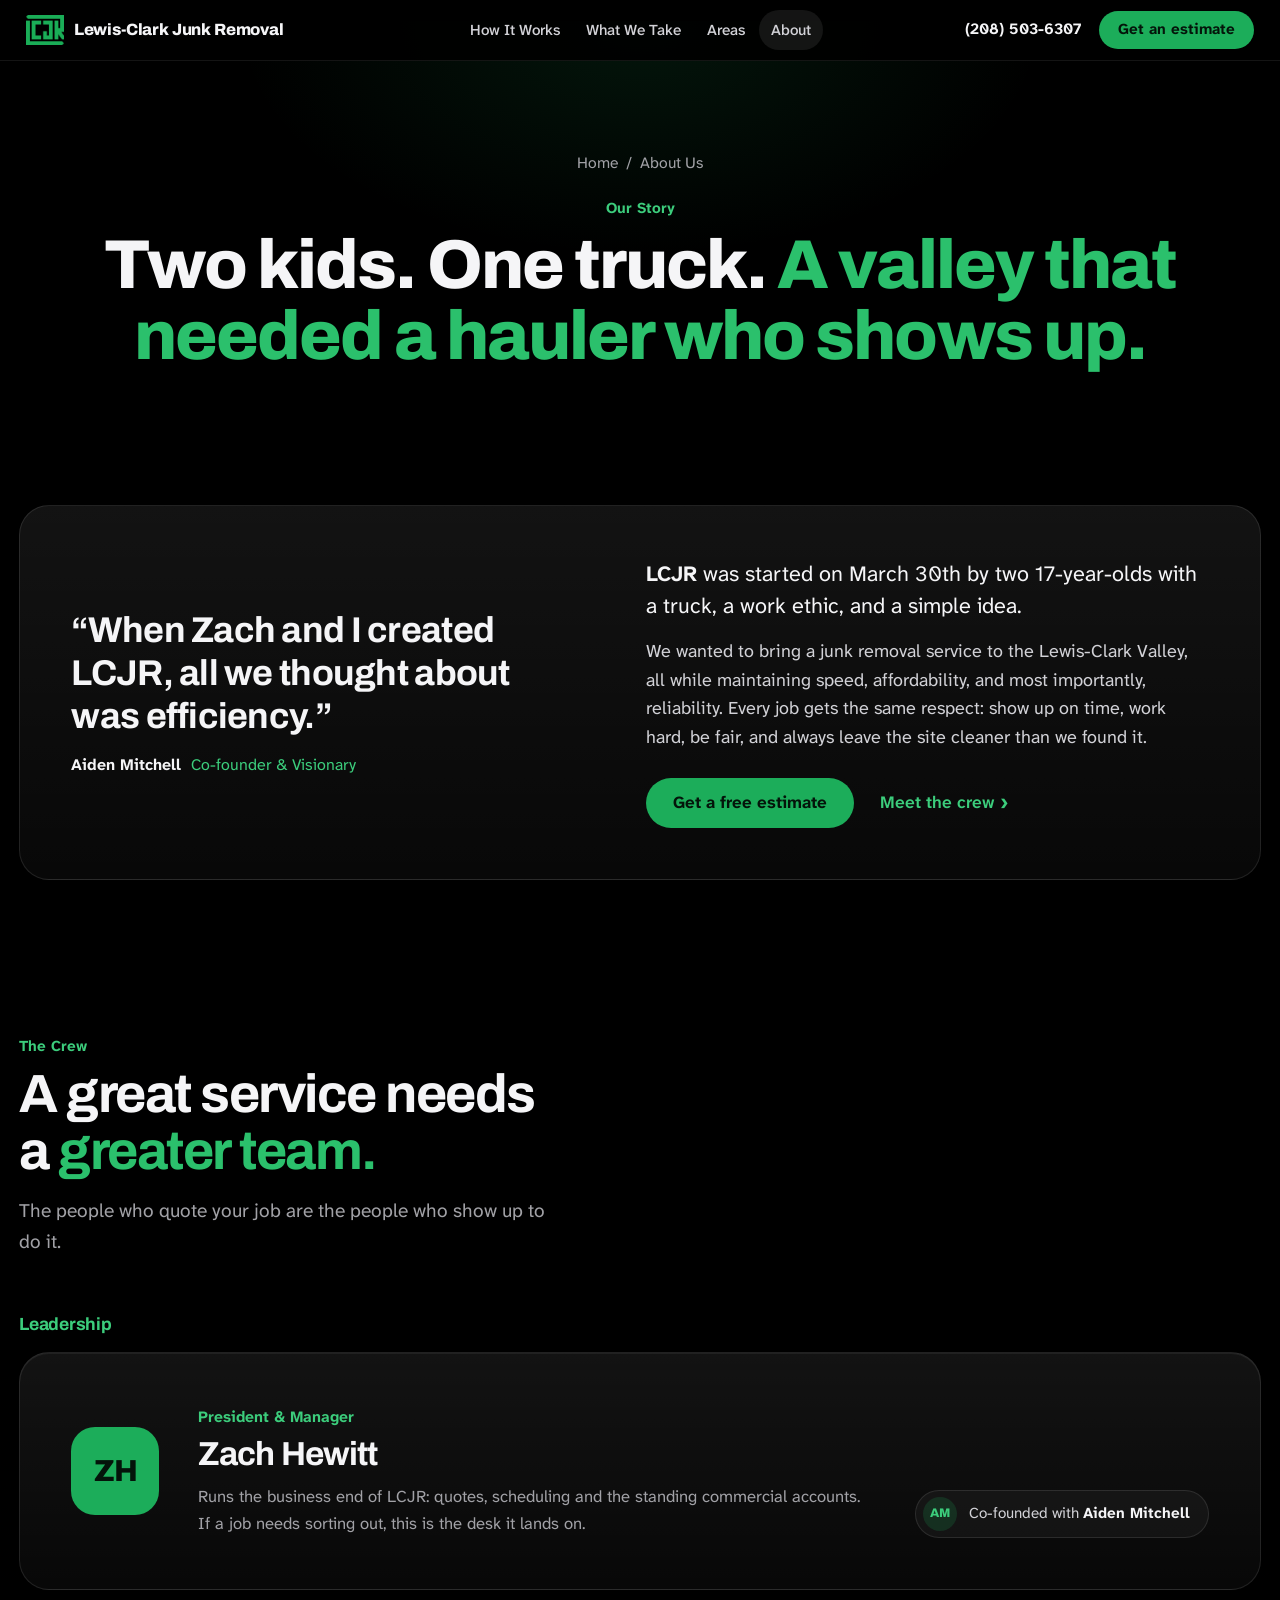
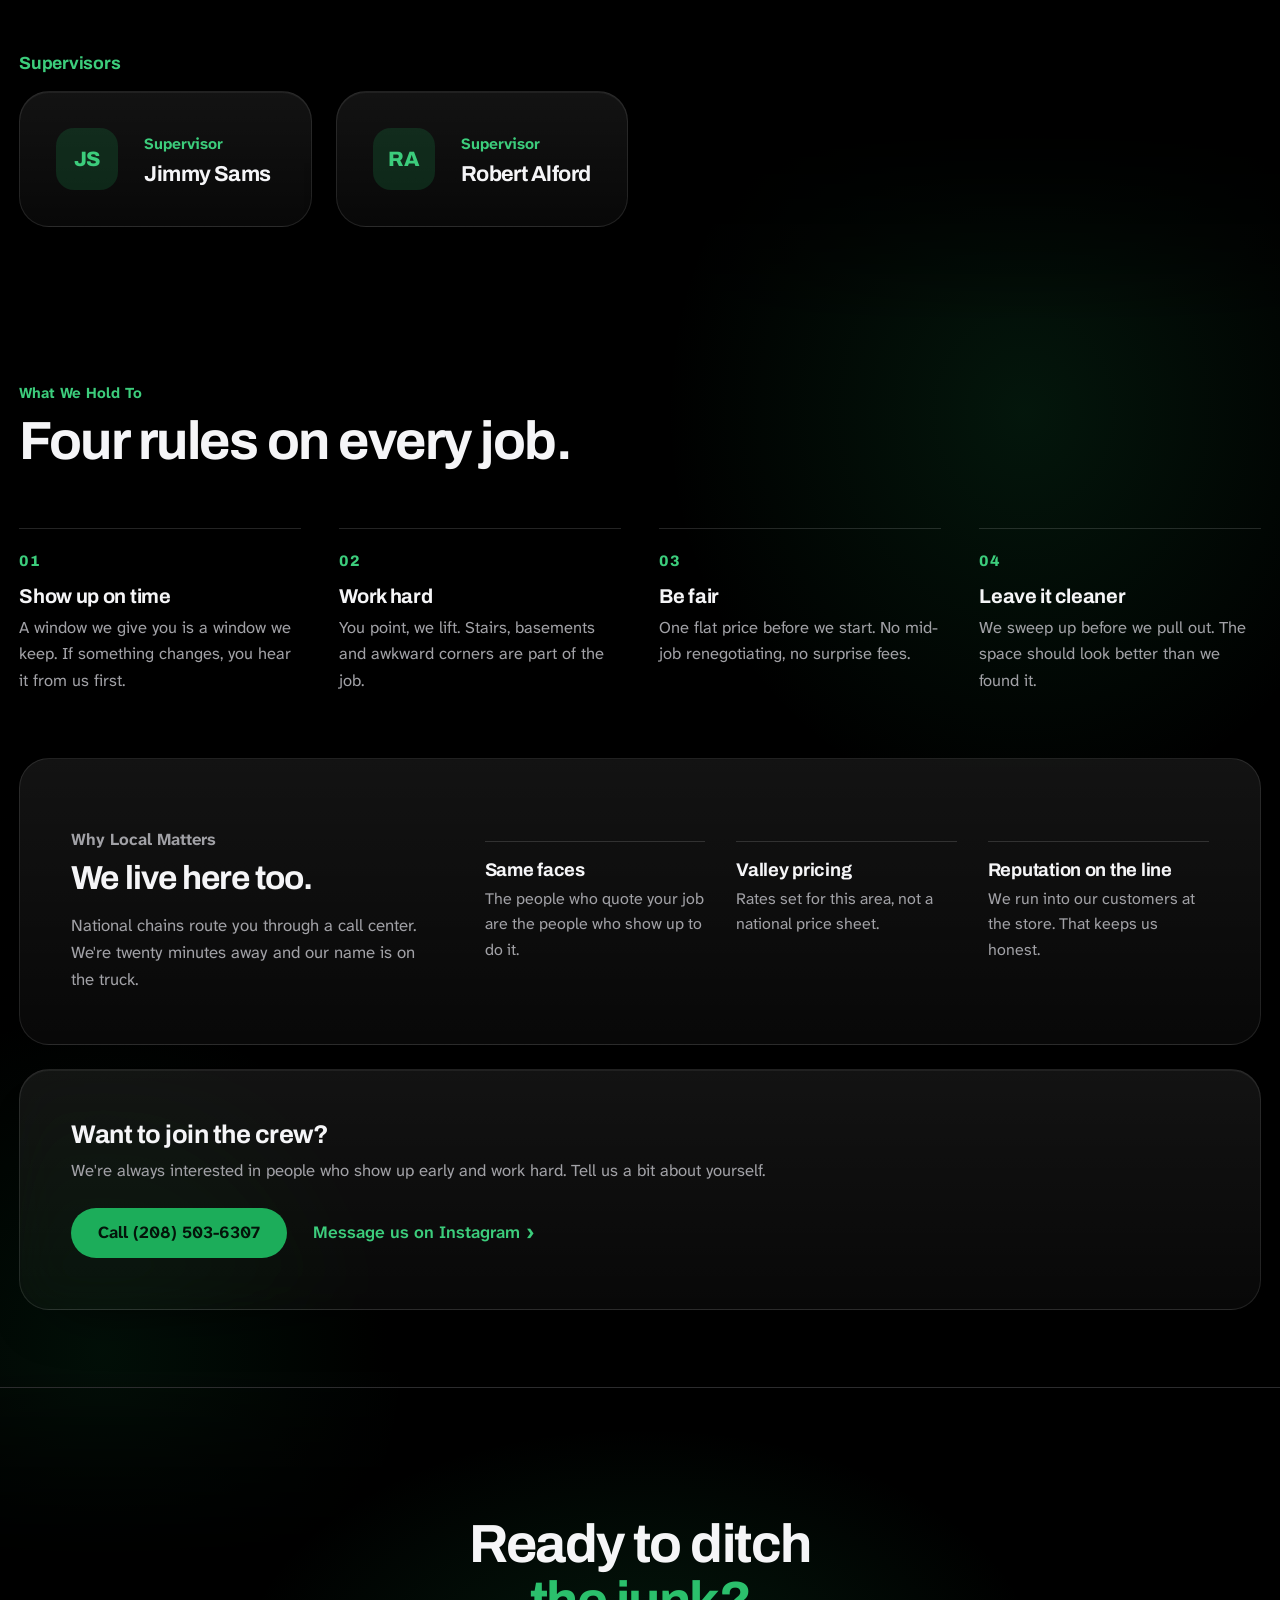
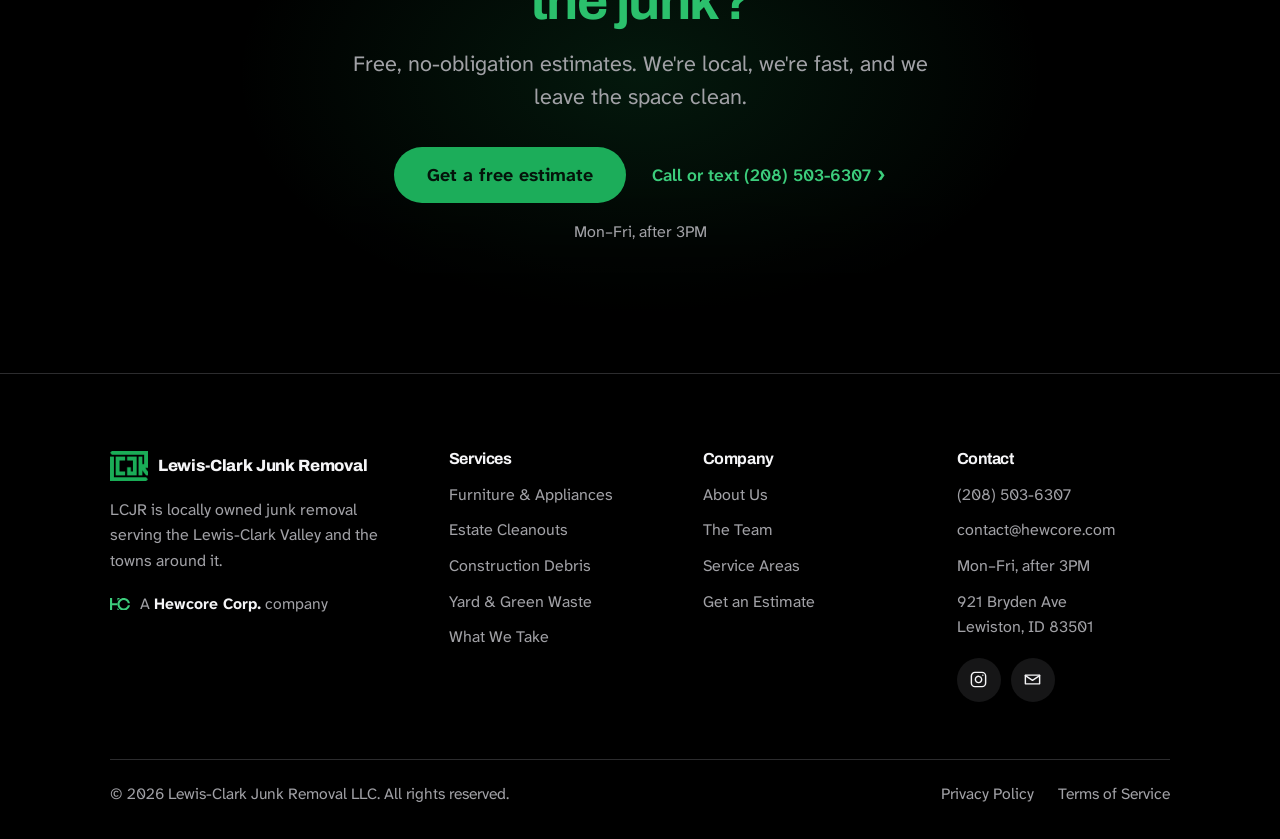
<file: aboutus.html>
<!DOCTYPE html>
<html lang="en">

<head>
    <meta charset="utf-8">
    <meta name="viewport" content="width=device-width, initial-scale=1.0, viewport-fit=cover">
    <meta name="description" content="The story behind LCJR, Lewis-Clark Junk Removal: started by two 17-year-olds with a truck in Lewiston, Idaho. Meet the crew who quote your job and show up to do it.">
    <meta name="keywords" content="about LCJR, LCJR team, Lewis-Clark Junk Removal owners, local junk removal Lewiston, LCJR, lcjr, LCJR junk removal, Lewis-Clark Junk Removal, Lewis Clark Junk Removal, LC Junk Removal, lcjunk, junk removal Lewiston, junk removal Lewiston Idaho, junk removal Clarkston, junk removal Clarkston WA, junk removal Asotin, Lewis-Clark Valley junk removal, junk hauling Lewiston, trash removal Lewiston, furniture removal, appliance removal, mattress removal, estate cleanout, garage cleanout, yard waste removal, construction debris removal">
    <meta name="robots" content="index, follow, max-image-preview:large">
    <meta name="theme-color" content="#000000">
    <title>About LCJR | Lewis-Clark Junk Removal</title>
    <meta property="og:title" content="About LCJR | Lewis-Clark Junk Removal">
    <meta property="og:description" content="Started on March 30th by two 17-year-olds with a truck, a work ethic, and a simple idea.">
    <meta property="og:type" content="website">
    <meta property="og:url" content="https://lcjunk.com/aboutus.html">
    <meta property="og:site_name" content="LCJR">
    <meta property="og:image" content="https://lcjunk.com/images/lcjr-og.png">
    <meta property="og:image:width" content="1200">
    <meta property="og:image:height" content="630">
    <meta property="og:image:alt" content="LCJR, Lewis-Clark Junk Removal. Lewiston, ID and Clarkston, WA.">
    <meta name="twitter:card" content="summary_large_image">
    <link rel="canonical" href="https://lcjunk.com/aboutus.html">
    <link rel="stylesheet" href="/src/style.css?v=27">
    <link rel="icon" href="/favicon.ico" sizes="16x16 32x32 48x48">
    <link rel="icon" type="image/png" sizes="32x32" href="/images/favicon-32x32.png">
    <link rel="icon" type="image/png" sizes="48x48" href="/images/favicon-48x48.png">
    <link rel="icon" type="image/png" sizes="96x96" href="/images/favicon-96x96.png">
    <link rel="icon" type="image/png" sizes="192x192" href="/images/android-chrome-192x192.png">
    <link rel="apple-touch-icon" sizes="180x180" href="/images/apple-touch-icon.png">
    <link rel="manifest" href="/site.webmanifest">
    <link rel="preconnect" href="https://fonts.googleapis.com">
    <link rel="preconnect" href="https://fonts.gstatic.com" crossorigin>
    <link href="https://fonts.googleapis.com/css2?family=Archivo:wght@600..800&family=Atkinson+Hyperlegible+Next:wght@400..700&display=swap" rel="stylesheet">
    <script>document.documentElement.classList.add("js");</script>
</head>

<body>
    <a class="skip-link" href="#main">Skip to content</a>

    <header class="site-header">
        <div class="header-inner">
            <button class="nav-toggle" type="button" aria-expanded="false" aria-controls="primary-nav">
                <span></span>
                <span class="sr-only">Menu</span>
            </button>

            <a class="brand" href="/" aria-label="Lewis-Clark Junk Removal home">
                <img src="/images/lcjr-emblem-light.png" alt="" width="800" height="630">
                <span class="brand-name">Lewis-Clark Junk Removal</span>
            </a>

            <nav class="nav" id="primary-nav" aria-label="Primary">
                <a href="/#how">How It Works</a>
                <a href="/#take">What We Take</a>
                <a href="/#areas">Areas</a>
                <a href="/b2b.html" hidden>Commercial Clients</a>
                <a href="/aboutus.html" aria-current="page">About</a>
                <div class="nav-extra">
                    <a class="btn btn--primary btn--lg" href="/quote.html">Get a free estimate</a>
                    <a class="link-more" href="tel:+12085036307">Call (208) 503-6307</a>
                </div>
            </nav>

            <div class="header-actions">
                <a class="header-phone" href="tel:+12085036307">(208) 503-6307</a>
                <a class="btn btn--primary btn--sm" href="/quote.html">Get an estimate</a>
            </div>

            <a class="header-call" href="tel:+12085036307" aria-label="Call (208) 503-6307"><svg class="icon" viewBox="0 0 24 24" aria-hidden="true"><path d="M8.2 3.5 10 7.4 8 9.3a11.5 11.5 0 0 0 6.7 6.7l1.9-2 3.9 1.8v3.4a1.6 1.6 0 0 1-1.8 1.6C11 20.2 3.8 13 3.3 4.2A1.6 1.6 0 0 1 4.9 2.4h3.3Z"/></svg></a>
        </div>
    </header>

    <main id="main" class="main--wide">

        <section class="page-head page-head--tight">
            <div class="container">
                <nav class="breadcrumb" aria-label="Breadcrumb">
                    <a href="/">Home</a> <span aria-hidden="true">/</span> <span>About Us</span>
                </nav>
                <p class="eyebrow">Our Story</p>
                <h1>Two kids. One truck. <span class="mark">A valley that needed a hauler who shows up.</span></h1>
            </div>
        </section>

        <!-- ------------------------------------------------------ Story -- -->
        <section class="section section--tight">
            <div class="container reveal">
                <article class="story-card">
                    <figure class="story-quote">
                        <blockquote>&ldquo;When Zach and I created LCJR, all we thought about was efficiency.&rdquo;</blockquote>
                        <figcaption><span class="pull-name">Aiden Mitchell</span><span class="pull-role">Co-founder &amp; Visionary</span></figcaption>
                    </figure>
                    <div class="story-text">
                        <p class="lead"><strong>LCJR</strong> was started on March 30th by two 17-year-olds with a
                            truck, a work ethic, and a simple idea.</p>
                        <p>We wanted to bring a junk removal service to the Lewis-Clark Valley, all while
                            maintaining speed, affordability, and most importantly, reliability. Every job gets the
                            same respect: show up on time, work hard, be fair, and always leave the site cleaner
                            than we found it.</p>
                        <div class="btn-row">
                            <a class="btn btn--primary" href="/quote.html">Get a free estimate</a>
                            <a class="link-more" href="#team">Meet the crew</a>
                        </div>
                    </div>
                </article>
            </div>
        </section>

        <!-- ------------------------------------------------------- Team -- -->
        <section class="section section--tight" id="team">
            <div class="container">
                <div class="section-head reveal">
                    <p class="eyebrow">The Crew</p>
                    <h2>A great service needs a <span class="mark">greater team.</span></h2>
                    <p>The people who quote your job are the people who show up to do it.</p>
                </div>

                <div class="team-group reveal">
                    <h3 class="team-label">Leadership</h3>
                    <article class="badge badge--wide">
                        <div class="badge-mono" aria-hidden="true">ZH</div>
                        <div class="badge-body">
                            <span class="badge-role">President &amp; Manager</span>
                            <h4 class="badge-name">Zach Hewitt</h4>
                            <p>Runs the business end of LCJR: quotes, scheduling and the standing commercial
                                accounts. If a job needs sorting out, this is the desk it lands on.</p>
                        </div>

                        <!--
                            A tribute to LCJR's co-founder. Hovering the button in the
                            corner slides his story across the whole card. main.js adds
                            tap and keyboard to open, and Escape or the close button to
                            put it away.
                        -->
                        <div class="tribute" data-tribute>
                            <button class="tribute-btn" type="button" aria-expanded="false" aria-controls="tribute-aiden">
                                <span class="tribute-dot" aria-hidden="true">AM</span>
                                <span>Co-founded with <strong>Aiden Mitchell</strong></span>
                            </button>
                            <div class="tribute-pop" id="tribute-aiden">
                                <div class="badge-mono tribute-mono" aria-hidden="true">AM</div>
                                <div class="tribute-text">
                                    <span class="tribute-role">Co-founder &amp; Visionary</span>
                                    <p class="tribute-name">Aiden Mitchell</p>
                                    <p>Aiden started LCJR with Zach and gave it the idea it still runs on: efficiency
                                        from day one. He has since moved on, but the way we run every job is still his.</p>
                                </div>
                                <button class="tribute-close" type="button" aria-label="Close">
                                    <svg class="icon" viewBox="0 0 24 24" aria-hidden="true"><path d="M6 6l12 12M18 6 6 18"/></svg>
                                </button>
                            </div>
                        </div>
                    </article>
                </div>

                <div class="team-group reveal">
                    <h3 class="team-label">Supervisors</h3>
                    <div class="badges badges--row">
                        <article class="badge badge--compact">
                            <div class="badge-mono" aria-hidden="true">JS</div>
                            <div class="badge-body">
                                <span class="badge-role">Supervisor</span>
                                <h4 class="badge-name">Jimmy Sams</h4>
                            </div>
                        </article>
                        <article class="badge badge--compact">
                            <div class="badge-mono" aria-hidden="true">RA</div>
                            <div class="badge-body">
                                <span class="badge-role">Supervisor</span>
                                <h4 class="badge-name">Robert Alford</h4>
                            </div>
                        </article>
                    </div>
                </div>

                <!--
                    When the crew grows, add a third group here in the same shape:
                    <div class="team-group reveal">
                        <h3 class="team-label">Crew</h3>
                        <div class="badges badges--row"> ...badge--compact cards... </div>
                    </div>
                -->
            </div>
        </section>

        <!-- ------------------------------------------------------ Rules -- -->
        <section class="section section--tight section--glow-alt">
            <div class="container">
                <div class="section-head reveal">
                    <p class="eyebrow">What We Hold To</p>
                    <h2>Four rules on every job.</h2>
                </div>

                <ol class="values reveal">
                    <li class="value">
                        <span class="value-no">01</span>
                        <h3>Show up on time</h3>
                        <p>A window we give you is a window we keep. If something changes, you hear it from
                            us first.</p>
                    </li>
                    <li class="value">
                        <span class="value-no">02</span>
                        <h3>Work hard</h3>
                        <p>You point, we lift. Stairs, basements and awkward corners are part of the job.</p>
                    </li>
                    <li class="value">
                        <span class="value-no">03</span>
                        <h3>Be fair</h3>
                        <p>One flat price before we start. No mid-job renegotiating, no surprise fees.</p>
                    </li>
                    <li class="value">
                        <span class="value-no">04</span>
                        <h3>Leave it cleaner</h3>
                        <p>We sweep up before we pull out. The space should look better than we found it.</p>
                    </li>
                </ol>

                <div class="local-card reveal">
                    <div class="local-head">
                        <p class="eyebrow">Why Local Matters</p>
                        <h3>We live here too.</h3>
                        <p>National chains route you through a call center. We're twenty minutes away and our
                            name is on the truck.</p>
                    </div>
                    <ul class="local-points">
                        <li>
                            <h4>Same faces</h4>
                            <p>The people who quote your job are the people who show up to do it.</p>
                        </li>
                        <li>
                            <h4>Valley pricing</h4>
                            <p>Rates set for this area, not a national price sheet.</p>
                        </li>
                        <li>
                            <h4>Reputation on the line</h4>
                            <p>We run into our customers at the store. That keeps us honest.</p>
                        </li>
                    </ul>
                </div>

                <div class="hiring hiring--row reveal">
                    <div>
                        <h3>Want to join the crew?</h3>
                        <p>We're always interested in people who show up early and work hard. Tell us a bit
                            about yourself.</p>
                    </div>
                    <div class="btn-row">
                        <a class="btn btn--primary" href="tel:+12085036307">Call (208) 503-6307</a>
                        <a class="link-more" href="https://www.instagram.com/lewisclarkjunkremoval/"
                            target="_blank" rel="noopener">Message us on Instagram</a>
                    </div>
                </div>
            </div>
        </section>

        <!-- -------------------------------------------------------- CTA -- -->
        <section class="cta" id="contact">
            <div class="container cta-inner reveal">
                <h2>Ready to ditch <span class="mark">the junk?</span></h2>
                <p class="lead">Free, no-obligation estimates. We're local, we're fast, and we leave the space clean.</p>
                <div class="btn-row btn-row--center">
                    <a class="btn btn--primary btn--lg" href="/quote.html">Get a free estimate</a>
                    <a class="link-more" href="tel:+12085036307">Call or text (208) 503-6307</a>
                </div>
                <p class="cta-hours">Mon&ndash;Fri, after 3PM</p>
            </div>
        </section>

    </main>

    <footer class="site-footer">
        <div class="container">
            <div class="footer-grid">
                <div class="footer-brand">
                    <a class="footer-logo" href="/"><img src="/images/lcjr-emblem-light.png" alt="" width="800" height="630"><span class="brand-name">Lewis-Clark Junk Removal</span></a>
                    <p>LCJR is locally owned junk removal serving the Lewis-Clark Valley and the towns around it.</p>
                    <p class="footer-owner">
                        <span class="owner-dot" aria-hidden="true"><svg viewBox="268 546 1512 956" fill="currentColor" aria-hidden="true"><path d="M836.38,1103.24h-409.13v398.4h-158.5v-955.28h158.5v398.4h409.13c-4.31,25.78-6.55,52.24-6.55,79.24,0,.68,0,1.36.01,2.04v.05c.11,26.28,2.34,52.04,6.54,77.15Z"/><path d="M1032.42,546.36c-83.49,47.65-153.27,116.58-201.97,199.38v-199.38h201.97Z"/><path d="M1032.42,1501.64h-202.59v-200.44c48.72,83.28,118.74,152.58,202.59,200.44Z"/><path d="M1779.25,1099.06c-36,228.13-233.51,402.58-471.77,402.58-122.69,0-234.57-46.27-319.16-122.29-78.68-70.71-133.75-167.17-151.94-276.11-4.19-25.11-6.43-50.87-6.54-77.15v-.05c-.01-.68-.01-1.36-.01-2.04,0-27,2.24-53.47,6.55-79.24,18.19-108.95,73.25-205.4,151.94-276.11,84.58-76.02,196.47-122.29,319.16-122.29,235.35,0,430.92,170.2,470.39,394.22h-162.25c-36.68-135.8-160.74-235.72-308.13-235.72s-274,101.97-309.24,239.9c-6.48,25.34-9.92,51.88-9.92,79.24s3.43,53.91,9.92,79.24c35.24,137.93,160.34,239.91,309.24,239.91s276.51-104.05,310.26-244.09h161.51Z"/></svg></span>
                        <span>A <strong>Hewcore Corp.</strong> company</span>
                    </p>
                </div>

                <nav class="footer-col" aria-label="Services">
                    <h2 class="footer-h">Services</h2>
                    <ul>
                        <li><a href="/#jobs">Furniture &amp; Appliances</a></li>
                        <li><a href="/#jobs">Estate Cleanouts</a></li>
                        <li><a href="/#jobs">Construction Debris</a></li>
                        <li><a href="/#jobs">Yard &amp; Green Waste</a></li>
                        <li><a href="/#take">What We Take</a></li>
                    </ul>
                </nav>

                <nav class="footer-col" aria-label="Company">
                    <h2 class="footer-h">Company</h2>
                    <ul>
                        <li hidden><a href="/b2b.html">Commercial Clients</a></li>
                        <li><a href="/aboutus.html">About Us</a></li>
                        <li><a href="/aboutus.html#team">The Team</a></li>
                        <li><a href="/#areas">Service Areas</a></li>
                        <li><a href="/quote.html">Get an Estimate</a></li>
                    </ul>
                </nav>

                <div class="footer-col">
                    <h2 class="footer-h">Contact</h2>
                    <ul>
                        <li><a href="tel:+12085036307">(208) 503-6307</a></li>
                        <li><a href="mailto:contact@hewcore.com">contact@hewcore.com</a></li>
                        <li>Mon&ndash;Fri, after 3PM</li>
                        <li><address>921 Bryden Ave<br>Lewiston, ID 83501</address></li>
                    </ul>
                    <div class="footer-social">
                        <a href="https://www.instagram.com/lewisclarkjunkremoval/" target="_blank" rel="noopener"
                            aria-label="Lewis-Clark Junk Removal on Instagram"><svg class="icon" viewBox="0 0 24 24" aria-hidden="true"><path d="M7.5 3h9A4.5 4.5 0 0 1 21 7.5v9a4.5 4.5 0 0 1-4.5 4.5h-9A4.5 4.5 0 0 1 3 16.5v-9A4.5 4.5 0 0 1 7.5 3Z"/><path d="M16 11.4a4 4 0 1 1-3.4-3.4 4 4 0 0 1 3.4 3.4Z"/><path d="M17.5 6.6h.01"/></svg></a>
                        <a href="mailto:contact@hewcore.com" aria-label="Email Lewis-Clark Junk Removal"><svg class="icon" viewBox="0 0 24 24" aria-hidden="true"><path d="M3 6.5h18v11H3z"/><path d="m3 7 9 6 9-6"/></svg></a>
                    </div>
                </div>
            </div>

            <div class="footer-bottom">
                <p>&copy; 2026 Lewis-Clark Junk Removal LLC. All rights reserved.</p>
                <nav class="footer-legal" aria-label="Legal">
                    <a href="/privacy.html">Privacy Policy</a>
                    <a href="/terms.html">Terms of Service</a>
                </nav>
            </div>
        </div>
    </footer>

    <nav class="mbar" aria-label="Quick contact">
        <a class="mbar-btn" href="tel:+12085036307"><svg class="icon" viewBox="0 0 24 24" aria-hidden="true"><path d="M8.2 3.5 10 7.4 8 9.3a11.5 11.5 0 0 0 6.7 6.7l1.9-2 3.9 1.8v3.4a1.6 1.6 0 0 1-1.8 1.6C11 20.2 3.8 13 3.3 4.2A1.6 1.6 0 0 1 4.9 2.4h3.3Z"/></svg><span>Call</span></a>
        <a class="mbar-btn" href="sms:+12085036307"><svg class="icon" viewBox="0 0 24 24" aria-hidden="true"><path d="M4 5.5h16v10H9l-5 4z"/></svg><span>Text</span></a>
        <a class="mbar-btn mbar-btn--primary" href="/quote.html"><span>Estimate</span></a>
    </nav>

    <script src="/src/main.js?v=27" defer></script>
</body>

</html>
</file>
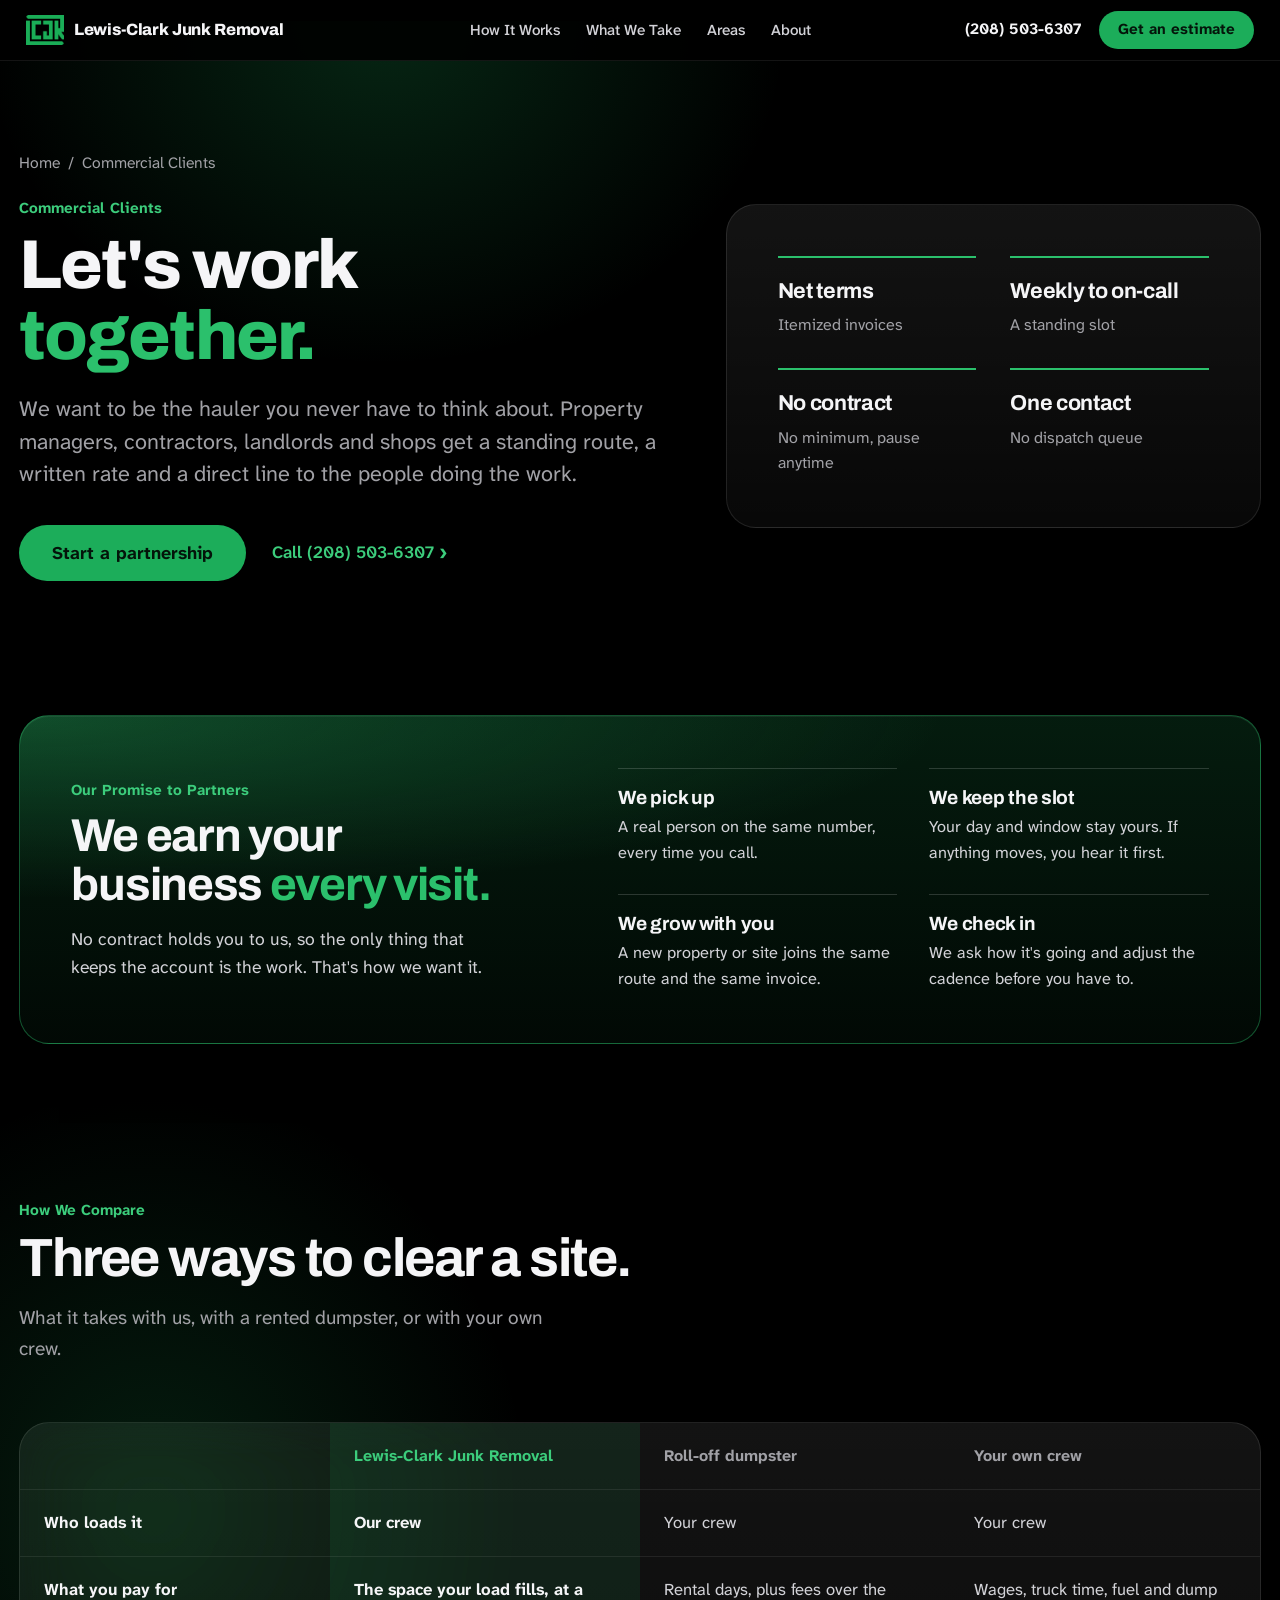
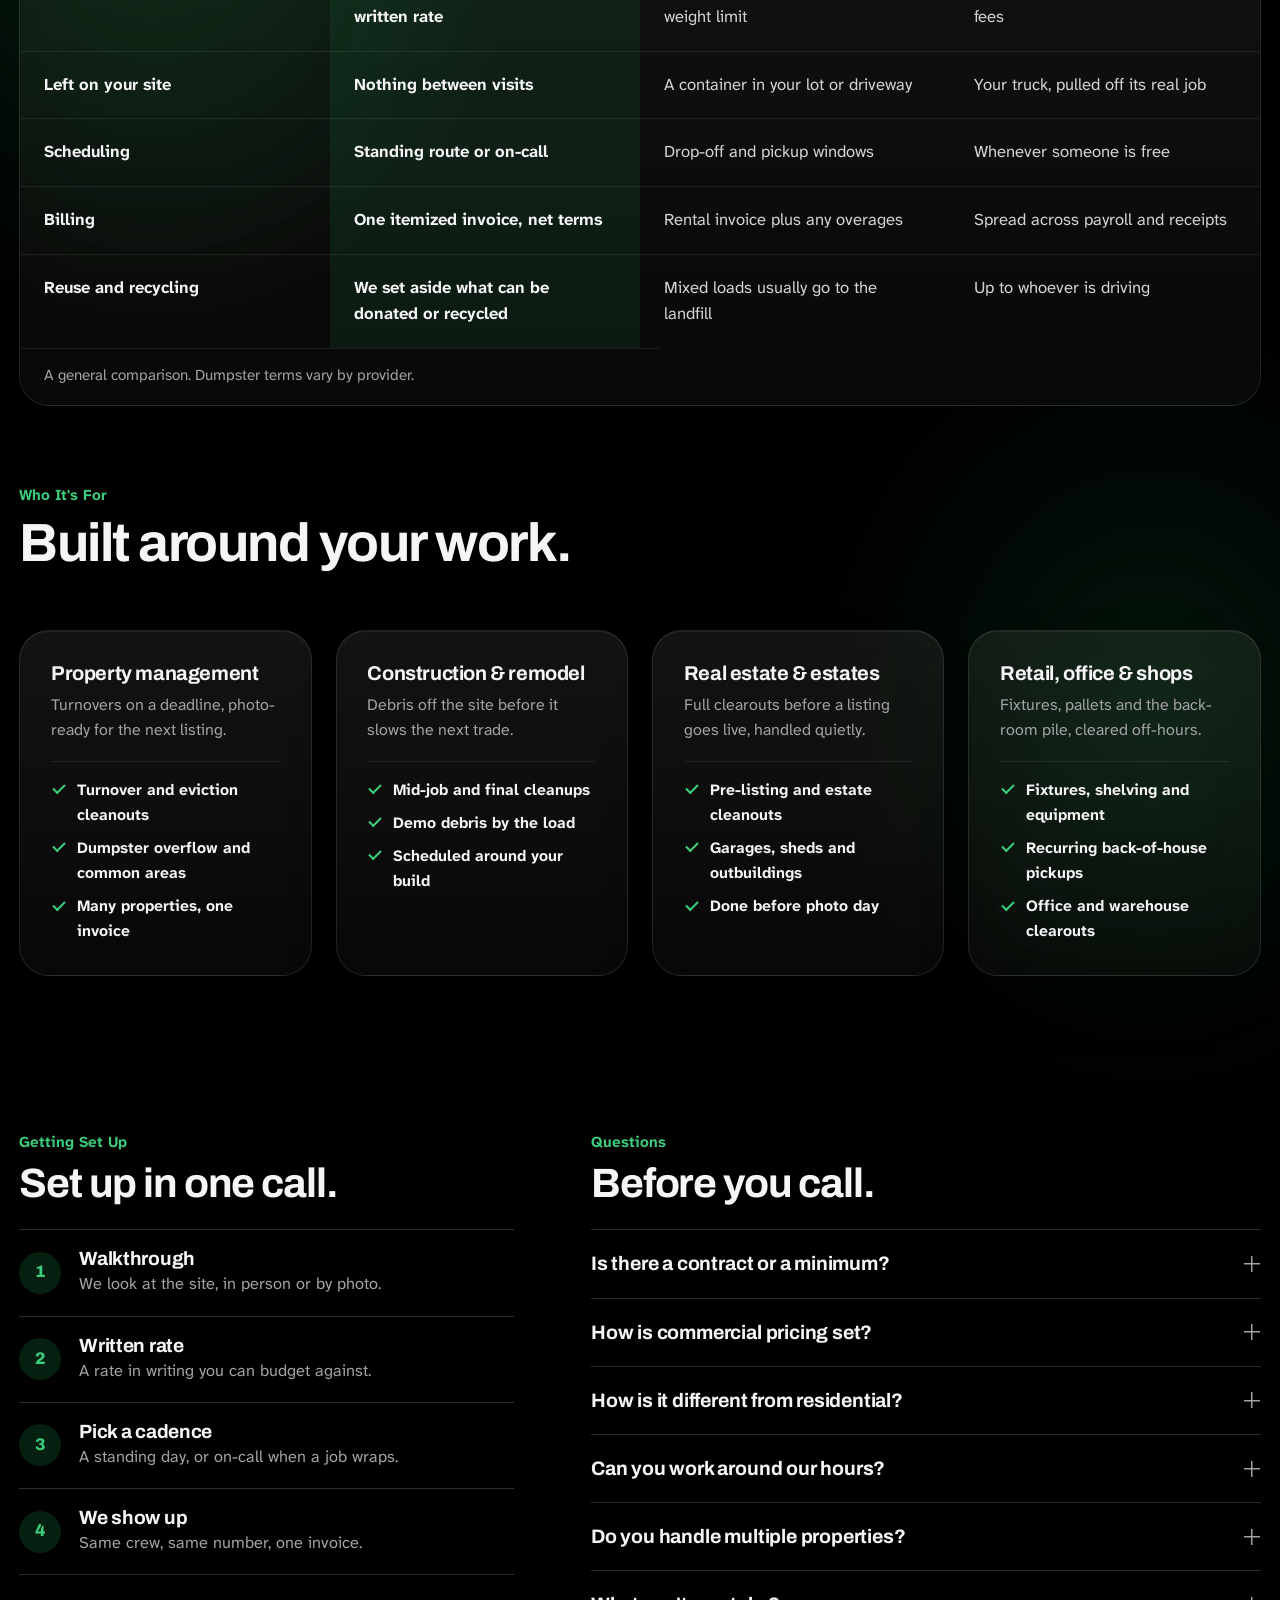
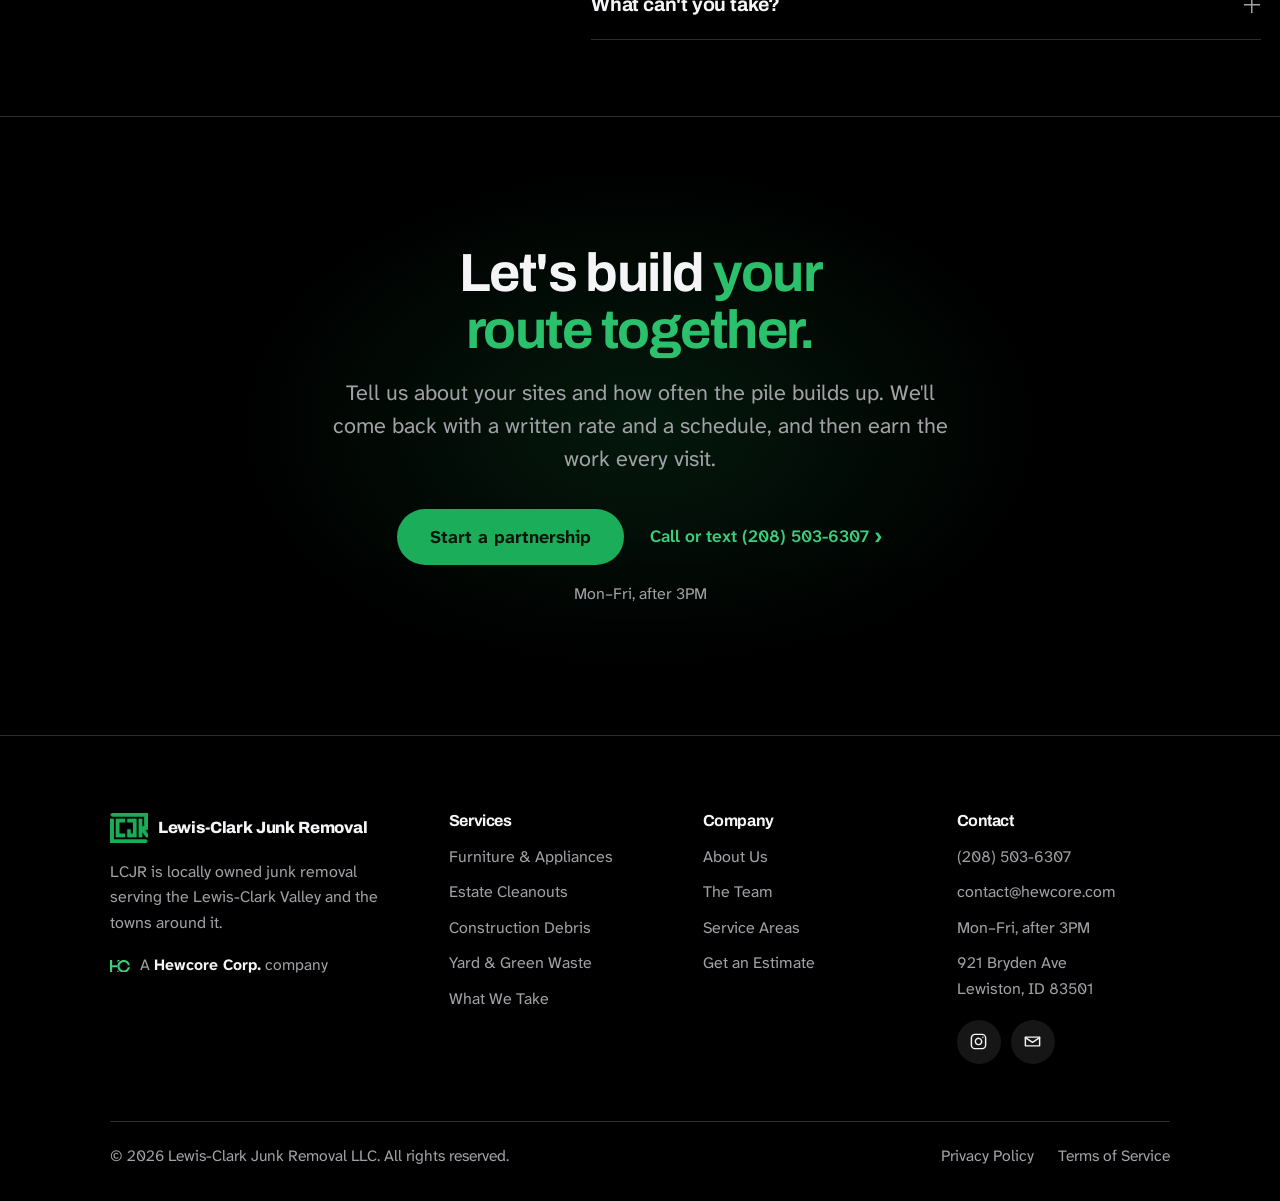
<file: b2b.html>
<!DOCTYPE html>
<html lang="en">

<head>
    <meta charset="utf-8">
    <meta name="viewport" content="width=device-width, initial-scale=1.0, viewport-fit=cover">
    <meta name="description" content="Commercial junk removal from LCJR for Lewis-Clark Valley businesses: recurring pickups, job-site cleanups and unit turnovers, invoiced with net terms.">
    <meta name="keywords" content="commercial junk removal Lewiston, property management cleanout, construction site cleanup, LCJR, lcjr, LCJR junk removal, Lewis-Clark Junk Removal, Lewis Clark Junk Removal, LC Junk Removal, lcjunk, junk removal Lewiston, junk removal Lewiston Idaho, junk removal Clarkston, junk removal Clarkston WA, junk removal Asotin, Lewis-Clark Valley junk removal, junk hauling Lewiston, trash removal Lewiston, furniture removal, appliance removal, mattress removal, estate cleanout, garage cleanout, yard waste removal, construction debris removal">
    <meta name="robots" content="index, follow, max-image-preview:large">
    <meta name="theme-color" content="#000000">
    <title>Commercial Junk Removal | LCJR Lewis-Clark Junk Removal</title>
    <meta property="og:title" content="Commercial Junk Removal | LCJR Lewis-Clark Junk Removal">
    <meta property="og:description" content="Recurring pickups, job-site cleanups and unit turnovers for Lewis-Clark Valley businesses. Invoiced, not cash at the curb.">
    <meta property="og:type" content="website">
    <meta property="og:url" content="https://lcjunk.com/b2b.html">
    <meta property="og:site_name" content="LCJR">
    <meta property="og:image" content="https://lcjunk.com/images/lcjr-og.png">
    <meta property="og:image:width" content="1200">
    <meta property="og:image:height" content="630">
    <meta property="og:image:alt" content="LCJR, Lewis-Clark Junk Removal. Lewiston, ID and Clarkston, WA.">
    <meta name="twitter:card" content="summary_large_image">
    <link rel="canonical" href="https://lcjunk.com/b2b.html">
    <link rel="stylesheet" href="/src/style.css?v=27">
    <link rel="icon" href="/favicon.ico" sizes="16x16 32x32 48x48">
    <link rel="icon" type="image/png" sizes="32x32" href="/images/favicon-32x32.png">
    <link rel="icon" type="image/png" sizes="48x48" href="/images/favicon-48x48.png">
    <link rel="icon" type="image/png" sizes="96x96" href="/images/favicon-96x96.png">
    <link rel="icon" type="image/png" sizes="192x192" href="/images/android-chrome-192x192.png">
    <link rel="apple-touch-icon" sizes="180x180" href="/images/apple-touch-icon.png">
    <link rel="manifest" href="/site.webmanifest">
    <link rel="preconnect" href="https://fonts.googleapis.com">
    <link rel="preconnect" href="https://fonts.gstatic.com" crossorigin>
    <link href="https://fonts.googleapis.com/css2?family=Archivo:wght@600..800&family=Atkinson+Hyperlegible+Next:wght@400..700&display=swap" rel="stylesheet">
    <script>document.documentElement.classList.add("js");</script>
</head>

<body>
    <a class="skip-link" href="#main">Skip to content</a>

    <header class="site-header">
        <div class="header-inner">
            <button class="nav-toggle" type="button" aria-expanded="false" aria-controls="primary-nav">
                <span></span>
                <span class="sr-only">Menu</span>
            </button>

            <a class="brand" href="/" aria-label="Lewis-Clark Junk Removal home">
                <img src="/images/lcjr-emblem-light.png" alt="" width="800" height="630">
                <span class="brand-name">Lewis-Clark Junk Removal</span>
            </a>

            <nav class="nav" id="primary-nav" aria-label="Primary">
                <a href="/#how">How It Works</a>
                <a href="/#take">What We Take</a>
                <a href="/#areas">Areas</a>
                <a href="/b2b.html" aria-current="page" hidden>Commercial Clients</a>
                <a href="/aboutus.html">About</a>
                <div class="nav-extra">
                    <a class="btn btn--primary btn--lg" href="/quote.html">Get a free estimate</a>
                    <a class="link-more" href="tel:+12085036307">Call (208) 503-6307</a>
                </div>
            </nav>

            <div class="header-actions">
                <a class="header-phone" href="tel:+12085036307">(208) 503-6307</a>
                <a class="btn btn--primary btn--sm" href="/quote.html">Get an estimate</a>
            </div>

            <a class="header-call" href="tel:+12085036307" aria-label="Call (208) 503-6307"><svg class="icon" viewBox="0 0 24 24" aria-hidden="true"><path d="M8.2 3.5 10 7.4 8 9.3a11.5 11.5 0 0 0 6.7 6.7l1.9-2 3.9 1.8v3.4a1.6 1.6 0 0 1-1.8 1.6C11 20.2 3.8 13 3.3 4.2A1.6 1.6 0 0 1 4.9 2.4h3.3Z"/></svg></a>
        </div>
    </header>

    <main id="main" class="main--wide">

        <!-- --------------------------------------------------- B2B hero -- -->
        <section class="page-head page-head--b2b page-head--tight page-head--split">
            <div class="container head-split">
                <div class="head-copy">
                <nav class="breadcrumb" aria-label="Breadcrumb">
                    <a href="/">Home</a> <span aria-hidden="true">/</span> <span>Commercial Clients</span>
                </nav>
                <p class="eyebrow">Commercial Clients</p>
                <h1>Let's work <span class="mark">together.</span></h1>
                <p class="lead">We want to be the hauler you never have to think about. Property managers,
                    contractors, landlords and shops get a standing route, a written rate and a direct line to
                    the people doing the work.</p>

                <div class="btn-row">
                    <a class="btn btn--primary btn--lg" href="/quote.html?type=business">Start a partnership</a>
                    <a class="link-more" href="tel:+12085036307">Call (208) 503-6307</a>
                </div>
                </div>

                <ul class="b2b-facts">
                    <li><strong>Net terms</strong><span>Itemized invoices</span></li>
                    <li><strong>Weekly to on-call</strong><span>A standing slot</span></li>
                    <li><strong>No contract</strong><span>No minimum, pause anytime</span></li>
                    <li><strong>One contact</strong><span>No dispatch queue</span></li>
                </ul>
            </div>
        </section>

        <!-- ---------------------------------------------- Partner promise -- -->
        <section class="section section--tight">
            <div class="container">
                <div class="tile tile--special promise reveal">
                    <div class="promise-head">
                        <p class="eyebrow">Our Promise to Partners</p>
                        <h2>We earn your business <span class="mark">every visit.</span></h2>
                        <p>No contract holds you to us, so the only thing that keeps the account is the work.
                            That's how we want it.</p>
                    </div>
                    <ol class="promise-list">
                        <li><h3>We pick up</h3><p>A real person on the same number, every time you call.</p></li>
                        <li><h3>We keep the slot</h3><p>Your day and window stay yours. If anything moves, you hear it first.</p></li>
                        <li><h3>We grow with you</h3><p>A new property or site joins the same route and the same invoice.</p></li>
                        <li><h3>We check in</h3><p>We ask how it's going and adjust the cadence before you have to.</p></li>
                    </ol>
                </div>
            </div>
        </section>

        <!-- ------------------------------------------------- Comparison -- -->
        <section class="section section--tight section--glow">
            <div class="container pair">
                <div class="pair-main">
                <div class="section-head reveal">
                    <p class="eyebrow">How We Compare</p>
                    <h2>Three ways to clear a site.</h2>
                    <p>What it takes with us, with a rented dumpster, or with your own crew.</p>
                </div>

                <div class="compare-wrap reveal">
                    <table class="compare compare--3">
                        <thead>
                            <tr>
                                <th scope="col"><span class="sr-only">Topic</span></th>
                                <th scope="col" class="compare-us">Lewis-Clark Junk Removal</th>
                                <th scope="col">Roll-off dumpster</th>
                                <th scope="col">Your own crew</th>
                            </tr>
                        </thead>
                        <tbody>
                            <tr>
                                <th scope="row">Who loads it</th>
                                <td class="compare-us" data-label="LCJR">Our crew</td>
                                <td data-label="Dumpster">Your crew</td>
                                <td data-label="Own crew">Your crew</td>
                            </tr>
                            <tr>
                                <th scope="row">What you pay for</th>
                                <td class="compare-us" data-label="LCJR">The space your load fills, at a written rate</td>
                                <td data-label="Dumpster">Rental days, plus fees over the weight limit</td>
                                <td data-label="Own crew">Wages, truck time, fuel and dump fees</td>
                            </tr>
                            <tr>
                                <th scope="row">Left on your site</th>
                                <td class="compare-us" data-label="LCJR">Nothing between visits</td>
                                <td data-label="Dumpster">A container in your lot or driveway</td>
                                <td data-label="Own crew">Your truck, pulled off its real job</td>
                            </tr>
                            <tr>
                                <th scope="row">Scheduling</th>
                                <td class="compare-us" data-label="LCJR">Standing route or on-call</td>
                                <td data-label="Dumpster">Drop-off and pickup windows</td>
                                <td data-label="Own crew">Whenever someone is free</td>
                            </tr>
                            <tr>
                                <th scope="row">Billing</th>
                                <td class="compare-us" data-label="LCJR">One itemized invoice, net terms</td>
                                <td data-label="Dumpster">Rental invoice plus any overages</td>
                                <td data-label="Own crew">Spread across payroll and receipts</td>
                            </tr>
                            <tr>
                                <th scope="row">Reuse and recycling</th>
                                <td class="compare-us" data-label="LCJR">We set aside what can be donated or recycled</td>
                                <td data-label="Dumpster">Mixed loads usually go to the landfill</td>
                                <td data-label="Own crew">Up to whoever is driving</td>
                            </tr>
                        </tbody>
                    </table>
                    <p class="compare-note">A general comparison. Dumpster terms vary by provider.</p>
                </div>
                </div>

                <div class="pair-side">
                <div class="section-head reveal">
                    <p class="eyebrow">Who It's For</p>
                    <h2>Built around your work.</h2>
                </div>

                <div class="industries reveal">
                    <article class="industry">
                        <h3>Property management</h3>
                        <p>Turnovers on a deadline, photo-ready for the next listing.</p>
                        <ul class="ticks">
                            <li>Turnover and eviction cleanouts</li>
                            <li>Dumpster overflow and common areas</li>
                            <li>Many properties, one invoice</li>
                        </ul>
                    </article>
                    <article class="industry">
                        <h3>Construction &amp; remodel</h3>
                        <p>Debris off the site before it slows the next trade.</p>
                        <ul class="ticks">
                            <li>Mid-job and final cleanups</li>
                            <li>Demo debris by the load</li>
                            <li>Scheduled around your build</li>
                        </ul>
                    </article>
                    <article class="industry">
                        <h3>Real estate &amp; estates</h3>
                        <p>Full clearouts before a listing goes live, handled quietly.</p>
                        <ul class="ticks">
                            <li>Pre-listing and estate cleanouts</li>
                            <li>Garages, sheds and outbuildings</li>
                            <li>Done before photo day</li>
                        </ul>
                    </article>
                    <article class="industry">
                        <h3>Retail, office &amp; shops</h3>
                        <p>Fixtures, pallets and the back-room pile, cleared off-hours.</p>
                        <ul class="ticks">
                            <li>Fixtures, shelving and equipment</li>
                            <li>Recurring back-of-house pickups</li>
                            <li>Office and warehouse clearouts</li>
                        </ul>
                    </article>
                </div>
                </div>
            </div>
        </section>

        <!-- ------------------------------------- Setup + questions -- -->
        <section class="section section--tight">
            <div class="container setup-layout">
                <div class="reveal">
                    <div class="section-head">
                        <p class="eyebrow">Getting Set Up</p>
                        <h2>Set up in one call.</h2>
                    </div>
                    <ol class="setup">
                        <li><span class="step-no">1</span><div><h3>Walkthrough</h3><p>We look at the site, in person or by photo.</p></div></li>
                        <li><span class="step-no">2</span><div><h3>Written rate</h3><p>A rate in writing you can budget against.</p></div></li>
                        <li><span class="step-no">3</span><div><h3>Pick a cadence</h3><p>A standing day, or on-call when a job wraps.</p></div></li>
                        <li><span class="step-no">4</span><div><h3>We show up</h3><p>Same crew, same number, one invoice.</p></div></li>
                    </ol>
                </div>

                <div class="reveal">
                    <div class="section-head">
                        <p class="eyebrow">Questions</p>
                        <h2>Before you call.</h2>
                    </div>
                    <div class="faq">
                        <details>
                            <summary>Is there a contract or a minimum?</summary>
                            <p>No lock-in. A recurring slot is an arrangement, not a contract. Change the cadence or
                                pause it whenever your workload shifts.</p>
                        </details>
                        <details>
                            <summary>How is commercial pricing set?</summary>
                            <p>By volume, the same as residential, but agreed up front as a standing rate so you can
                                budget for it instead of re-quoting every visit.</p>
                        </details>
                        <details>
                            <summary>How is it different from residential?</summary>
                            <p>Same trucks and the same crew. A commercial account adds a written standing rate,
                                invoicing with net terms, a named contact and per-visit records for your files.</p>
                        </details>
                        <details>
                            <summary>Can you work around our hours?</summary>
                            <p>Yes. Early mornings, after close or between shifts. Tell us the window that doesn't
                                disrupt your customers and we'll work in it.</p>
                        </details>
                        <details>
                            <summary>Do you handle multiple properties?</summary>
                            <p>Yes. Multiple sites can run on one schedule and land on a single invoice.</p>
                        </details>
                        <details>
                            <summary>What can't you take?</summary>
                            <p>Hazardous material: paint, chemicals, solvents, asbestos and similar. Send a photo if
                                you're unsure and we'll give you a straight answer.</p>
                        </details>
                    </div>
                </div>
            </div>
        </section>

        <!-- -------------------------------------------------------- CTA -- -->
        <section class="cta" id="contact">
            <div class="container cta-inner reveal">
                <h2>Let's build <span class="mark">your route together.</span></h2>
                <p class="lead">Tell us about your sites and how often the pile builds up. We'll come back with a written rate and a schedule, and then earn the work every visit.</p>
                <div class="btn-row btn-row--center">
                    <a class="btn btn--primary btn--lg" href="/quote.html?type=business">Start a partnership</a>
                    <a class="link-more" href="tel:+12085036307">Call or text (208) 503-6307</a>
                </div>
                <p class="cta-hours">Mon&ndash;Fri, after 3PM</p>
            </div>
        </section>

    </main>

    <footer class="site-footer">
        <div class="container">
            <div class="footer-grid">
                <div class="footer-brand">
                    <a class="footer-logo" href="/"><img src="/images/lcjr-emblem-light.png" alt="" width="800" height="630"><span class="brand-name">Lewis-Clark Junk Removal</span></a>
                    <p>LCJR is locally owned junk removal serving the Lewis-Clark Valley and the towns around it.</p>
                    <p class="footer-owner">
                        <span class="owner-dot" aria-hidden="true"><svg viewBox="268 546 1512 956" fill="currentColor" aria-hidden="true"><path d="M836.38,1103.24h-409.13v398.4h-158.5v-955.28h158.5v398.4h409.13c-4.31,25.78-6.55,52.24-6.55,79.24,0,.68,0,1.36.01,2.04v.05c.11,26.28,2.34,52.04,6.54,77.15Z"/><path d="M1032.42,546.36c-83.49,47.65-153.27,116.58-201.97,199.38v-199.38h201.97Z"/><path d="M1032.42,1501.64h-202.59v-200.44c48.72,83.28,118.74,152.58,202.59,200.44Z"/><path d="M1779.25,1099.06c-36,228.13-233.51,402.58-471.77,402.58-122.69,0-234.57-46.27-319.16-122.29-78.68-70.71-133.75-167.17-151.94-276.11-4.19-25.11-6.43-50.87-6.54-77.15v-.05c-.01-.68-.01-1.36-.01-2.04,0-27,2.24-53.47,6.55-79.24,18.19-108.95,73.25-205.4,151.94-276.11,84.58-76.02,196.47-122.29,319.16-122.29,235.35,0,430.92,170.2,470.39,394.22h-162.25c-36.68-135.8-160.74-235.72-308.13-235.72s-274,101.97-309.24,239.9c-6.48,25.34-9.92,51.88-9.92,79.24s3.43,53.91,9.92,79.24c35.24,137.93,160.34,239.91,309.24,239.91s276.51-104.05,310.26-244.09h161.51Z"/></svg></span>
                        <span>A <strong>Hewcore Corp.</strong> company</span>
                    </p>
                </div>

                <nav class="footer-col" aria-label="Services">
                    <h2 class="footer-h">Services</h2>
                    <ul>
                        <li><a href="/#jobs">Furniture &amp; Appliances</a></li>
                        <li><a href="/#jobs">Estate Cleanouts</a></li>
                        <li><a href="/#jobs">Construction Debris</a></li>
                        <li><a href="/#jobs">Yard &amp; Green Waste</a></li>
                        <li><a href="/#take">What We Take</a></li>
                    </ul>
                </nav>

                <nav class="footer-col" aria-label="Company">
                    <h2 class="footer-h">Company</h2>
                    <ul>
                        <li hidden><a href="/b2b.html">Commercial Clients</a></li>
                        <li><a href="/aboutus.html">About Us</a></li>
                        <li><a href="/aboutus.html#team">The Team</a></li>
                        <li><a href="/#areas">Service Areas</a></li>
                        <li><a href="/quote.html">Get an Estimate</a></li>
                    </ul>
                </nav>

                <div class="footer-col">
                    <h2 class="footer-h">Contact</h2>
                    <ul>
                        <li><a href="tel:+12085036307">(208) 503-6307</a></li>
                        <li><a href="mailto:contact@hewcore.com">contact@hewcore.com</a></li>
                        <li>Mon&ndash;Fri, after 3PM</li>
                        <li><address>921 Bryden Ave<br>Lewiston, ID 83501</address></li>
                    </ul>
                    <div class="footer-social">
                        <a href="https://www.instagram.com/lewisclarkjunkremoval/" target="_blank" rel="noopener"
                            aria-label="Lewis-Clark Junk Removal on Instagram"><svg class="icon" viewBox="0 0 24 24" aria-hidden="true"><path d="M7.5 3h9A4.5 4.5 0 0 1 21 7.5v9a4.5 4.5 0 0 1-4.5 4.5h-9A4.5 4.5 0 0 1 3 16.5v-9A4.5 4.5 0 0 1 7.5 3Z"/><path d="M16 11.4a4 4 0 1 1-3.4-3.4 4 4 0 0 1 3.4 3.4Z"/><path d="M17.5 6.6h.01"/></svg></a>
                        <a href="mailto:contact@hewcore.com" aria-label="Email Lewis-Clark Junk Removal"><svg class="icon" viewBox="0 0 24 24" aria-hidden="true"><path d="M3 6.5h18v11H3z"/><path d="m3 7 9 6 9-6"/></svg></a>
                    </div>
                </div>
            </div>

            <div class="footer-bottom">
                <p>&copy; 2026 Lewis-Clark Junk Removal LLC. All rights reserved.</p>
                <nav class="footer-legal" aria-label="Legal">
                    <a href="/privacy.html">Privacy Policy</a>
                    <a href="/terms.html">Terms of Service</a>
                </nav>
            </div>
        </div>
    </footer>

    <nav class="mbar" aria-label="Quick contact">
        <a class="mbar-btn" href="tel:+12085036307"><svg class="icon" viewBox="0 0 24 24" aria-hidden="true"><path d="M8.2 3.5 10 7.4 8 9.3a11.5 11.5 0 0 0 6.7 6.7l1.9-2 3.9 1.8v3.4a1.6 1.6 0 0 1-1.8 1.6C11 20.2 3.8 13 3.3 4.2A1.6 1.6 0 0 1 4.9 2.4h3.3Z"/></svg><span>Call</span></a>
        <a class="mbar-btn" href="sms:+12085036307"><svg class="icon" viewBox="0 0 24 24" aria-hidden="true"><path d="M4 5.5h16v10H9l-5 4z"/></svg><span>Text</span></a>
        <a class="mbar-btn mbar-btn--primary" href="/quote.html"><span>Estimate</span></a>
    </nav>

    <script src="/src/main.js?v=27" defer></script>
</body>

</html>
</file>
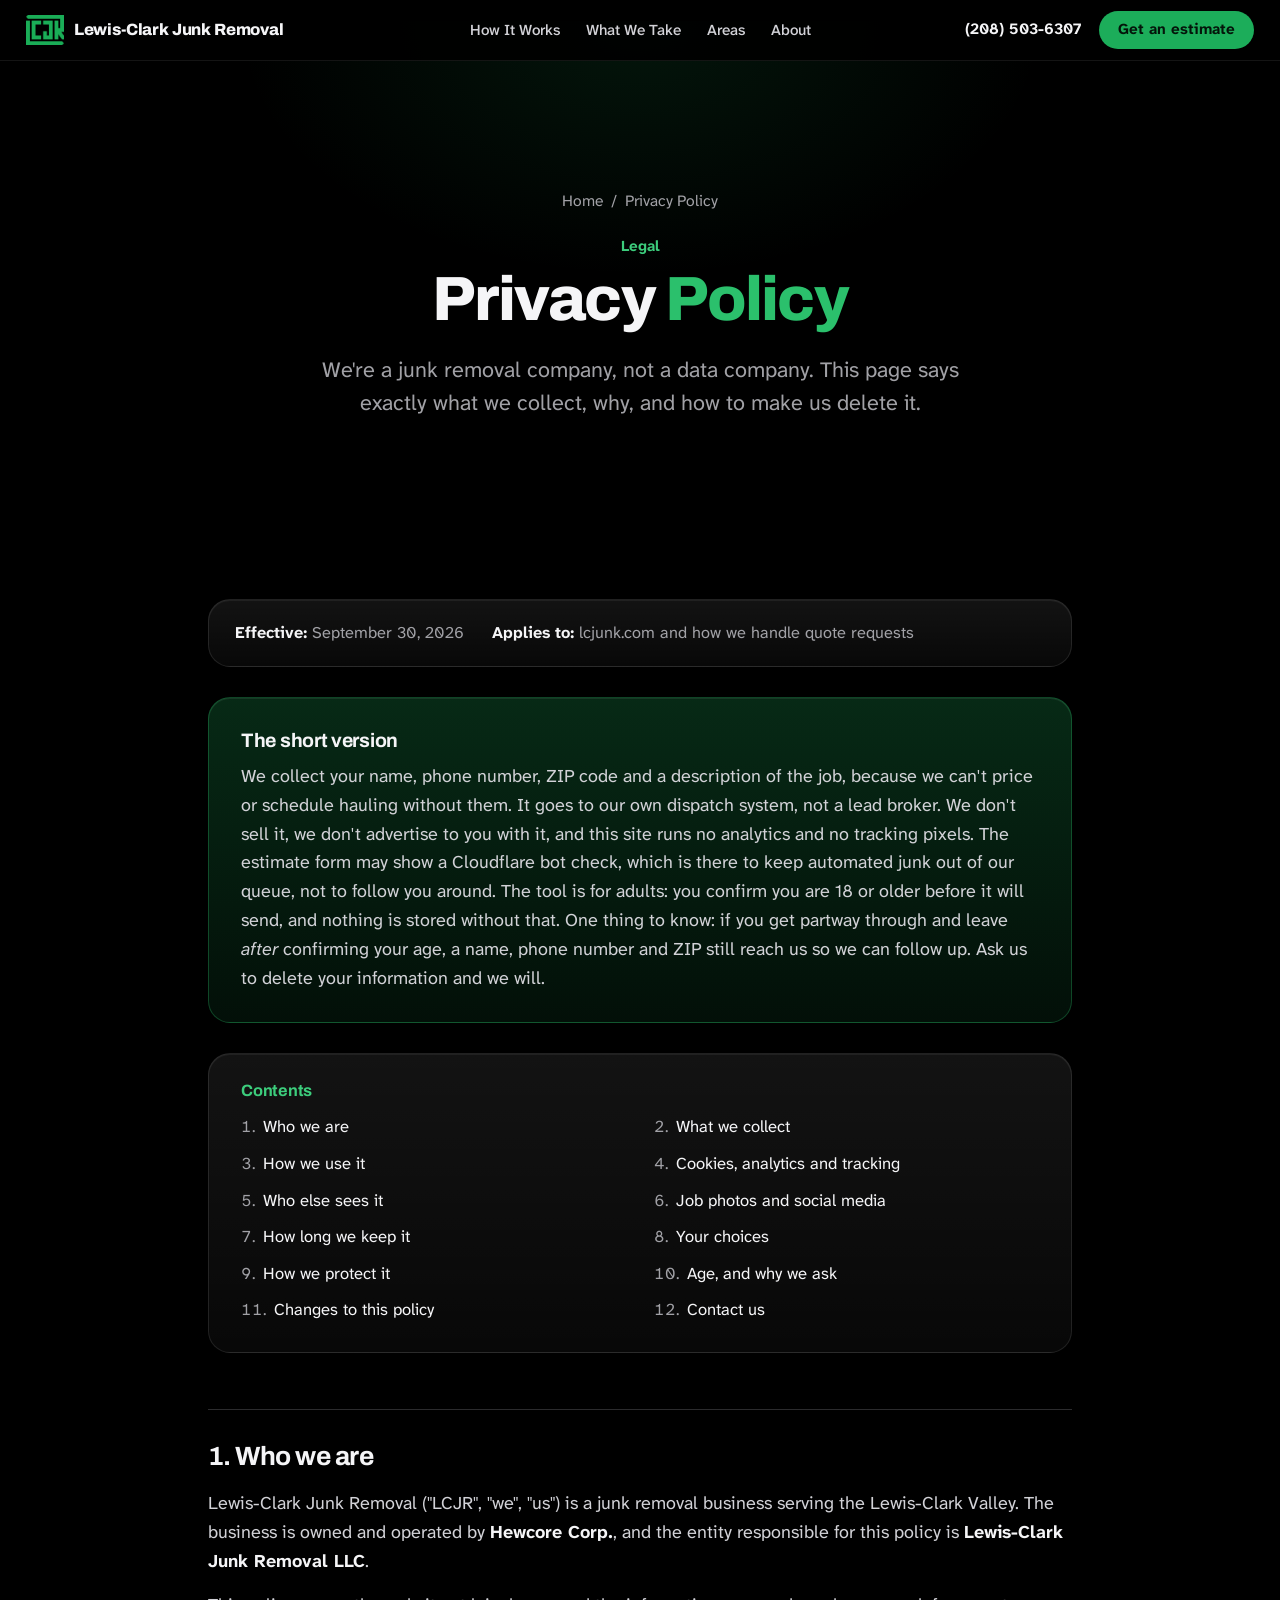
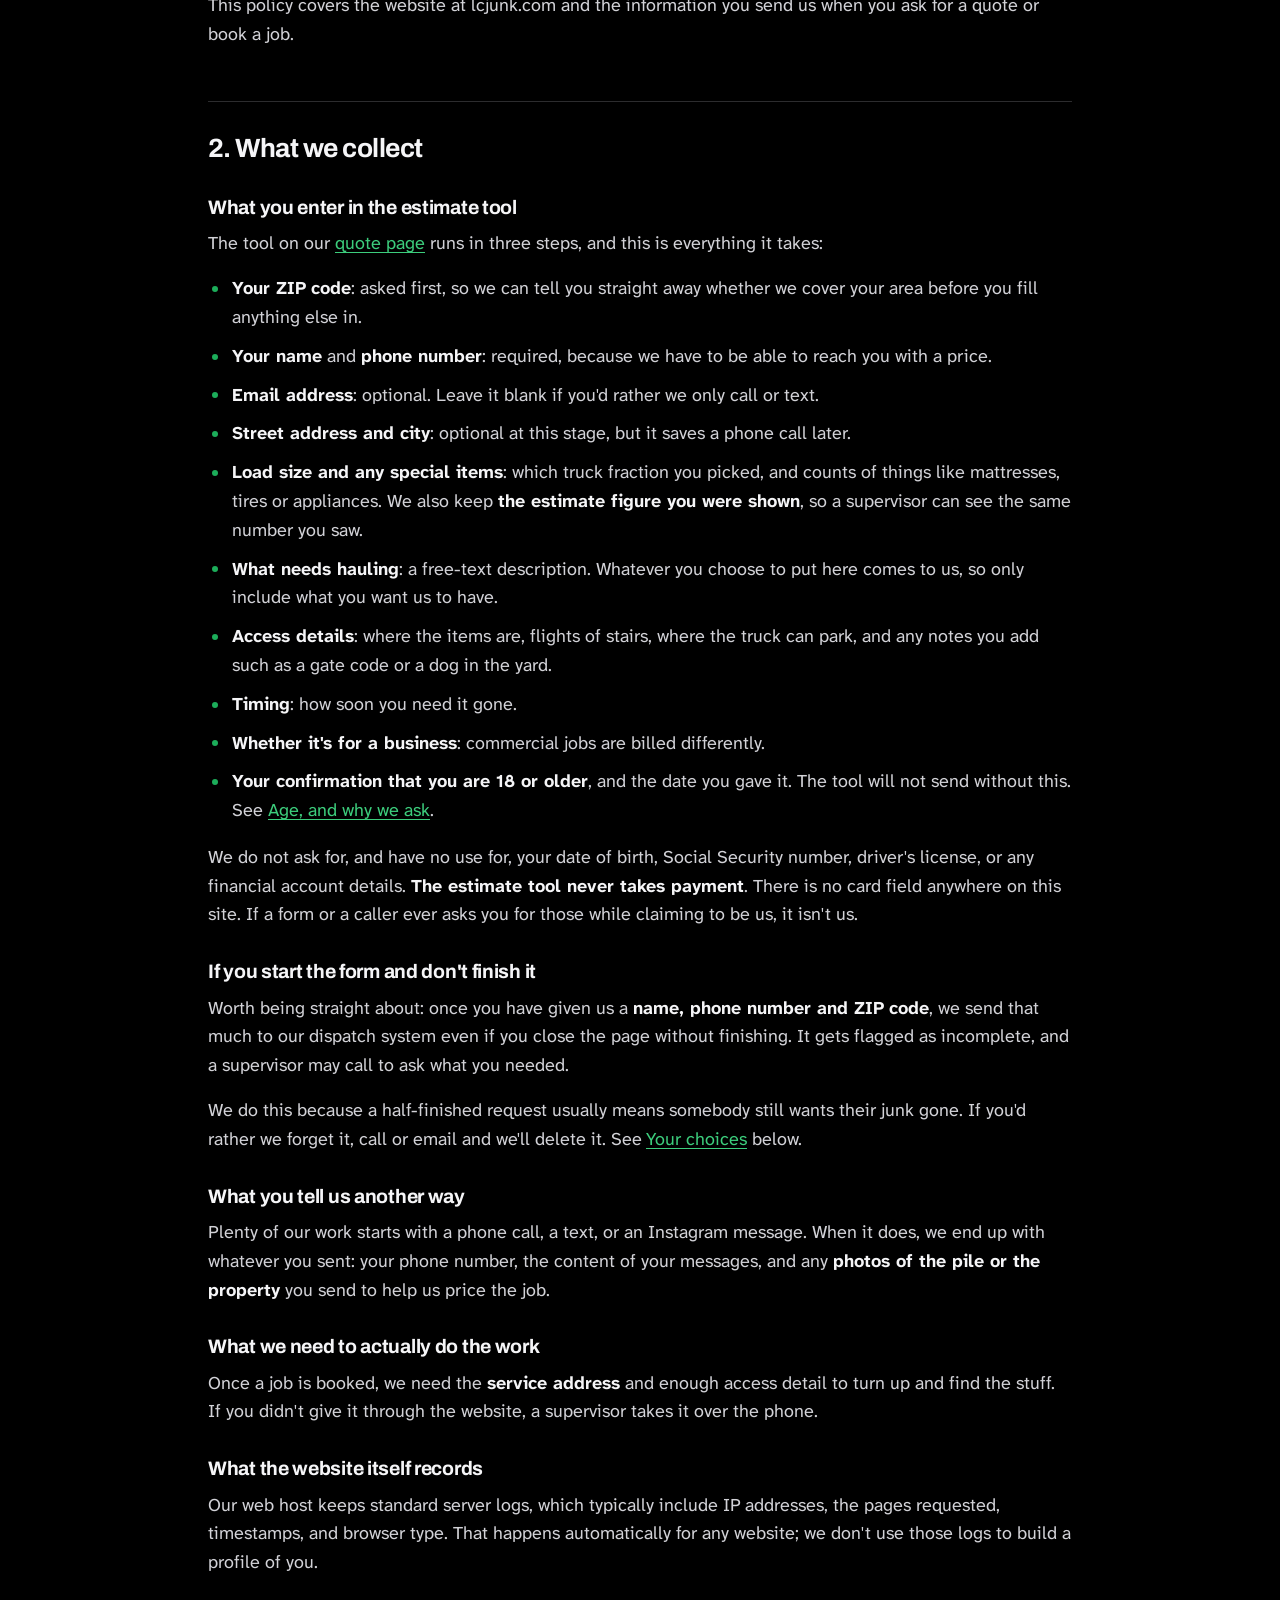
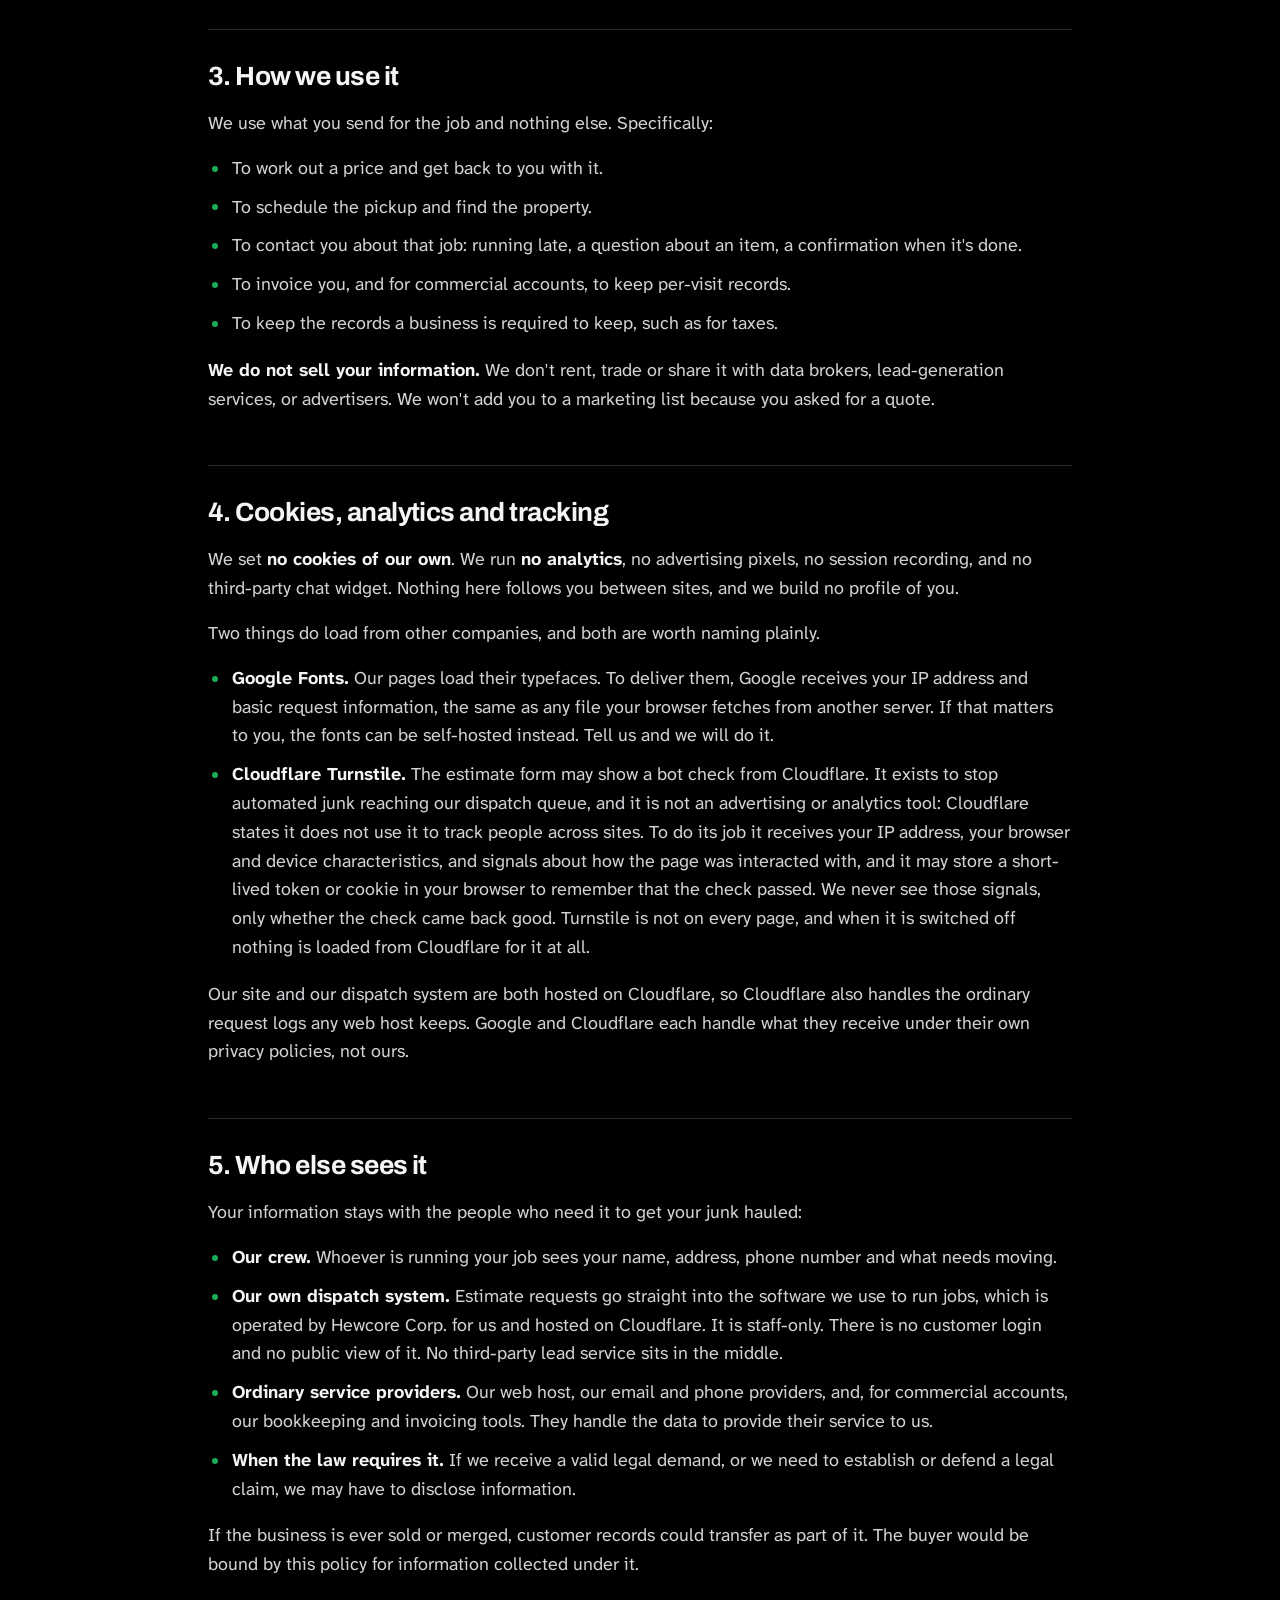
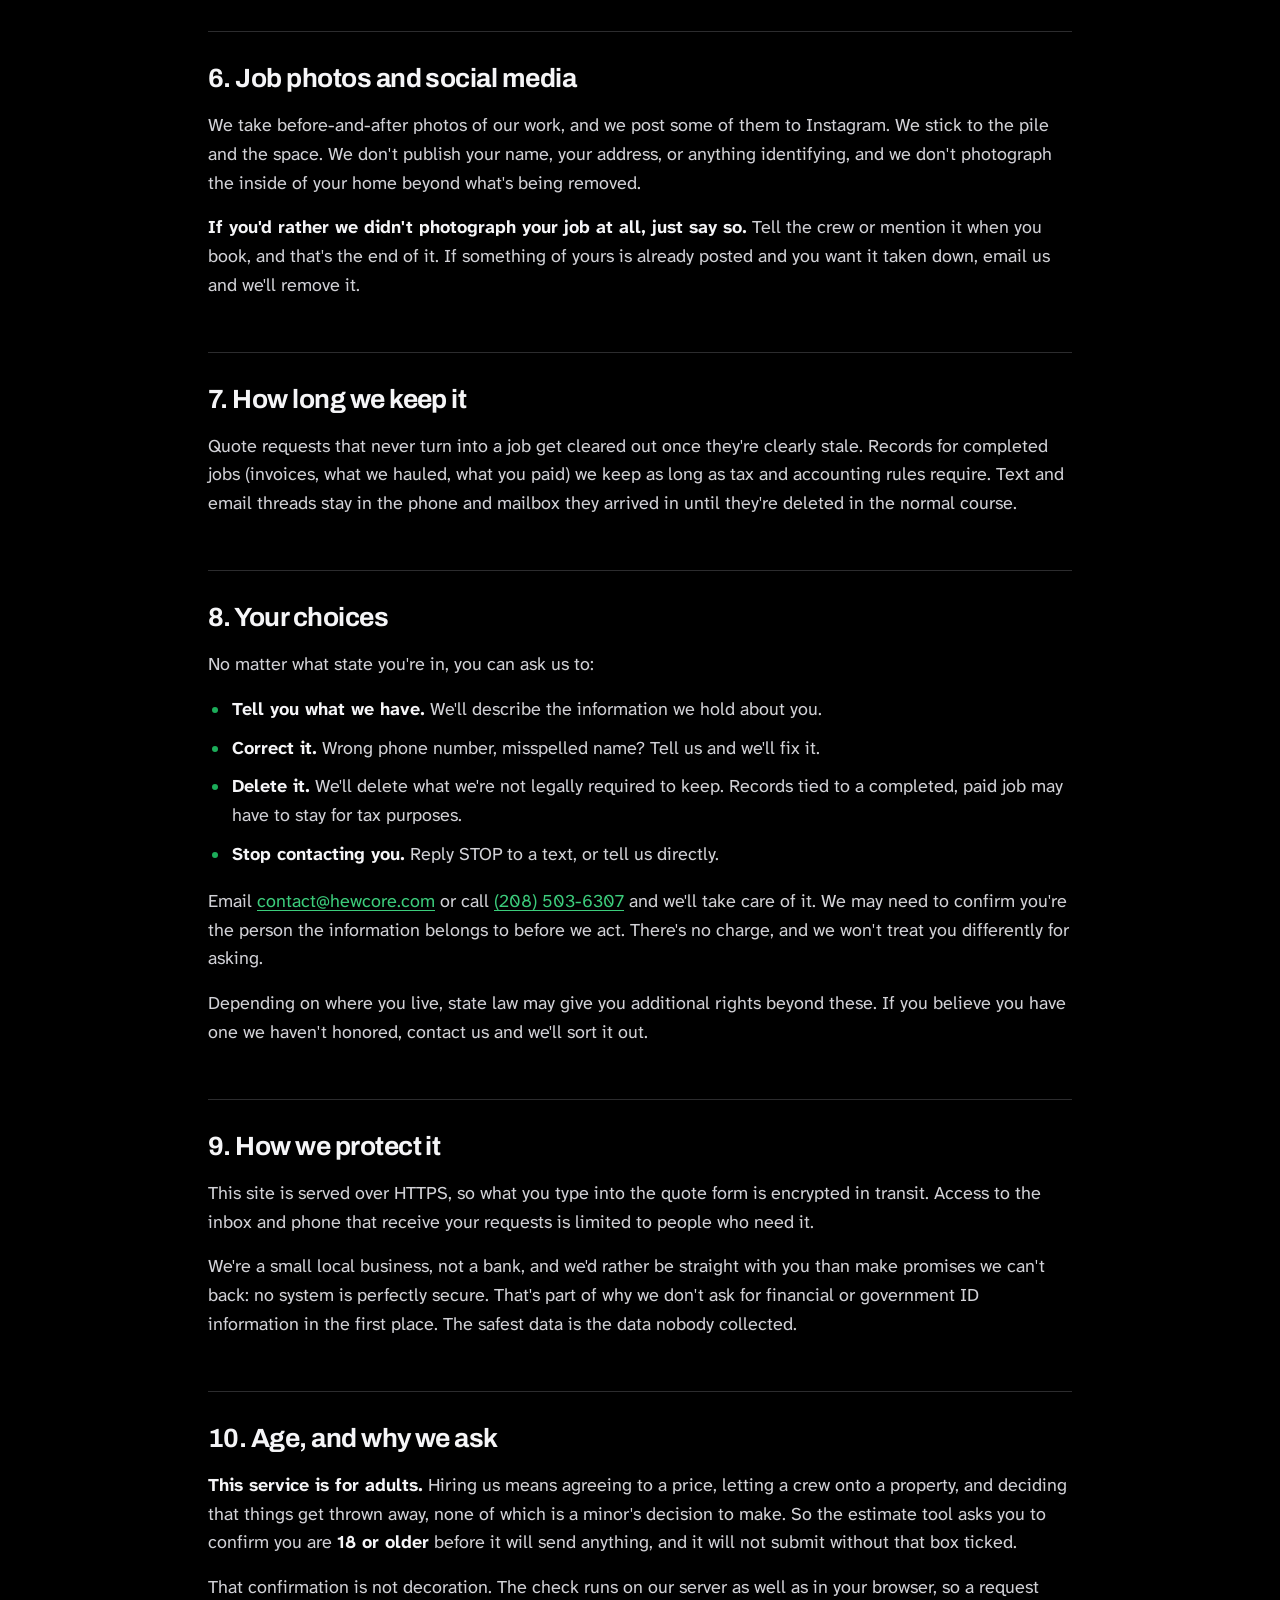
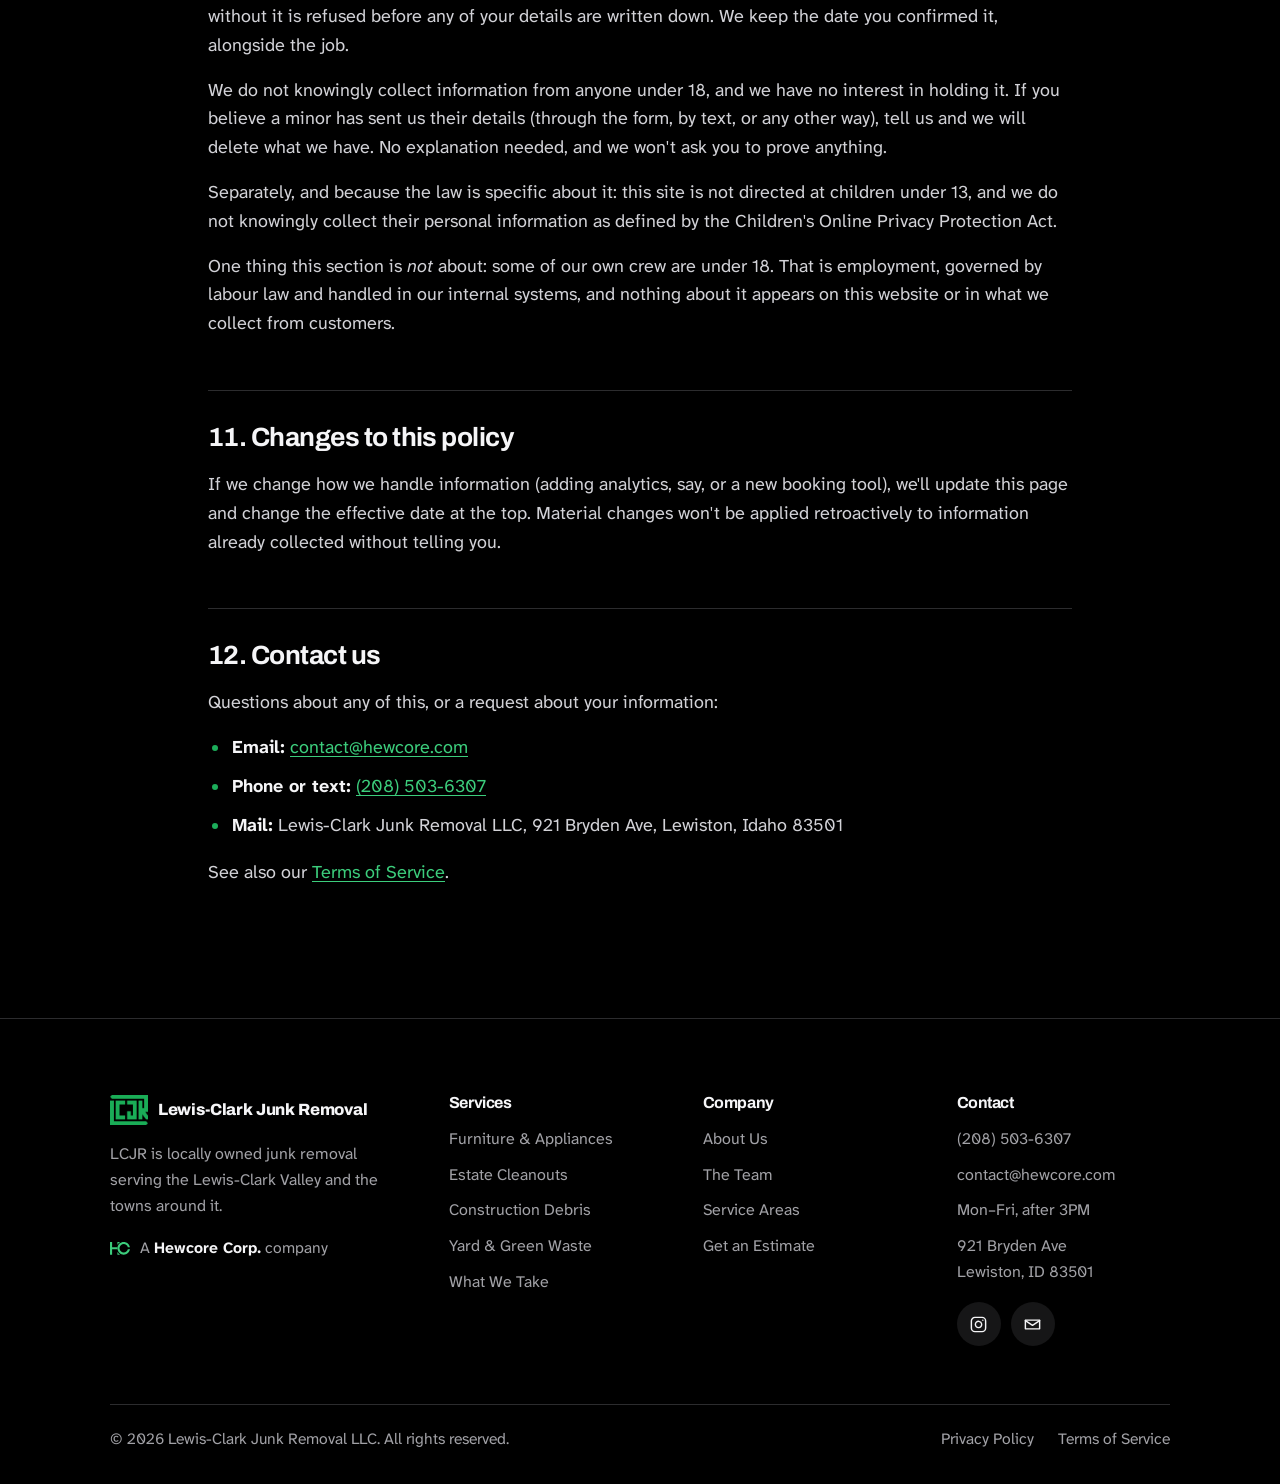
<file: privacy.html>
<!DOCTYPE html>
<!--
    PRIVACY POLICY — NOT LEGAL ADVICE

    This was written to describe what this website and this business actually
    do, but it is not legal advice and it has not been reviewed by a lawyer.
    Have someone qualified look at it before you rely on it.

    Entity details are filled in as of 30 Sep 2026:
      Lewis-Clark Junk Removal LLC · 921 Bryden Ave, Lewiston, Idaho 83501
      contact@hewcore.com

    Section 2 describes the estimate tool field-by-field, including the
    partial-submission behaviour, and section 5 says requests go to the ops
    app rather than a third-party form service. If the quote flow changes what
    it collects, section 2 has to change with it.

    Section 10 states that the service is 18+, that the form will not send
    without the confirmation, and that the server refuses a request lacking
    it. All three are true today: quote.js gates both the submit button and
    the abandoned-form capture, and POST /api/requests returns 403 without
    isAdult. If any of those is ever relaxed, section 10 becomes a false
    statement about a minor-safety control — the worst kind to get wrong.

    Section 4 names the only two third parties the browser talks to: Google
    Fonts and Cloudflare Turnstile. Turnstile is opt-in — it loads only when
    quote.html carries a data-turnstile-key — but section 4 describes it as
    something that may appear, so it stays accurate either way. If you add
    analytics, a tracking pixel, a chat widget, or any cookie of our own,
    section 4 stops being true and must be updated.
-->
<html lang="en">

<head>
    <meta charset="utf-8">
    <meta name="viewport" content="width=device-width, initial-scale=1.0, viewport-fit=cover">
    <meta name="description" content="How Lewis-Clark Junk Removal handles the information you send when you request a quote: what we collect, who sees it, how long we keep it, and how to have it deleted.">
    <meta name="robots" content="index, follow, max-image-preview:large">
    <meta name="theme-color" content="#000000">
    <title>Privacy Policy | LCJR Lewis-Clark Junk Removal</title>
    <meta property="og:title" content="Privacy Policy | LCJR Lewis-Clark Junk Removal">
    <meta property="og:description" content="What we collect when you request a quote, who sees it, and how to have it deleted.">
    <meta property="og:type" content="website">
    <meta property="og:url" content="https://lcjunk.com/privacy.html">
    <meta property="og:site_name" content="LCJR">
    <meta property="og:image" content="https://lcjunk.com/images/lcjr-og.png">
    <meta property="og:image:width" content="1200">
    <meta property="og:image:height" content="630">
    <meta property="og:image:alt" content="LCJR, Lewis-Clark Junk Removal. Lewiston, ID and Clarkston, WA.">
    <meta name="twitter:card" content="summary_large_image">
    <link rel="canonical" href="https://lcjunk.com/privacy.html">
    <link rel="stylesheet" href="/src/style.css?v=27">
    <link rel="icon" href="/favicon.ico" sizes="16x16 32x32 48x48">
    <link rel="icon" type="image/png" sizes="32x32" href="/images/favicon-32x32.png">
    <link rel="icon" type="image/png" sizes="48x48" href="/images/favicon-48x48.png">
    <link rel="icon" type="image/png" sizes="96x96" href="/images/favicon-96x96.png">
    <link rel="icon" type="image/png" sizes="192x192" href="/images/android-chrome-192x192.png">
    <link rel="apple-touch-icon" sizes="180x180" href="/images/apple-touch-icon.png">
    <link rel="manifest" href="/site.webmanifest">
    <link rel="preconnect" href="https://fonts.googleapis.com">
    <link rel="preconnect" href="https://fonts.gstatic.com" crossorigin>
    <link href="https://fonts.googleapis.com/css2?family=Archivo:wght@600..800&family=Atkinson+Hyperlegible+Next:wght@400..700&display=swap" rel="stylesheet">
    <script>document.documentElement.classList.add("js");</script>
</head>

<body>
    <a class="skip-link" href="#main">Skip to content</a>

    <header class="site-header">
        <div class="header-inner">
            <button class="nav-toggle" type="button" aria-expanded="false" aria-controls="primary-nav">
                <span></span>
                <span class="sr-only">Menu</span>
            </button>

            <a class="brand" href="/" aria-label="Lewis-Clark Junk Removal home">
                <img src="/images/lcjr-emblem-light.png" alt="" width="800" height="630">
                <span class="brand-name">Lewis-Clark Junk Removal</span>
            </a>

            <nav class="nav" id="primary-nav" aria-label="Primary">
                <a href="/#how">How It Works</a>
                <a href="/#take">What We Take</a>
                <a href="/#areas">Areas</a>
                <a href="/b2b.html" hidden>Commercial Clients</a>
                <a href="/aboutus.html">About</a>
                <div class="nav-extra">
                    <a class="btn btn--primary btn--lg" href="/quote.html">Get a free estimate</a>
                    <a class="link-more" href="tel:+12085036307">Call (208) 503-6307</a>
                </div>
            </nav>

            <div class="header-actions">
                <a class="header-phone" href="tel:+12085036307">(208) 503-6307</a>
                <a class="btn btn--primary btn--sm" href="/quote.html">Get an estimate</a>
            </div>

            <a class="header-call" href="tel:+12085036307" aria-label="Call (208) 503-6307"><svg class="icon" viewBox="0 0 24 24" aria-hidden="true"><path d="M8.2 3.5 10 7.4 8 9.3a11.5 11.5 0 0 0 6.7 6.7l1.9-2 3.9 1.8v3.4a1.6 1.6 0 0 1-1.8 1.6C11 20.2 3.8 13 3.3 4.2A1.6 1.6 0 0 1 4.9 2.4h3.3Z"/></svg></a>
        </div>
    </header>

    <main id="main">

        <section class="page-head page-head--slim">
            <div class="container">
                <nav class="breadcrumb" aria-label="Breadcrumb">
                    <a href="/">Home</a> <span aria-hidden="true">/</span> <span>Privacy Policy</span>
                </nav>
                <span class="eyebrow">Legal</span>
                <h1>Privacy <span class="accent">Policy</span></h1>
                <p class="lead">We're a junk removal company, not a data company. This page says exactly
                    what we collect, why, and how to make us delete it.</p>
            </div>
        </section>

        <section class="section">
            <div class="container">
                <div class="legal">

                    <div class="legal-meta">
                        <span><strong>Effective:</strong> September 30, 2026</span>
                        <span><strong>Applies to:</strong> lcjunk.com and how we handle quote requests</span>
                    </div>

                    <div class="legal-note">
                        <h3>The short version</h3>
                        <p>We collect your name, phone number, ZIP code and a description of the job,
                            because we can't price or schedule hauling without them. It goes to our own
                            dispatch system, not a lead broker. We don't sell it, we don't advertise to you
                            with it, and this site runs no analytics and no tracking pixels. The estimate form
                            may show a Cloudflare bot check, which is there to keep automated junk out
                            of our queue, not to follow you around.
                            The tool is for adults: you confirm you are 18 or older before it will send,
                            and nothing is stored without that. One thing to know: if you get partway
                            through and leave <em>after</em> confirming your age, a name, phone number and
                            ZIP still reach us so we can follow up. Ask us to delete your information and
                            we will.</p>
                    </div>

                    <nav class="legal-toc" aria-label="Contents">
                        <h4>Contents</h4>
                        <ol>
                            <li><a href="#who">Who we are</a></li>
                            <li><a href="#collect">What we collect</a></li>
                            <li><a href="#use">How we use it</a></li>
                            <li><a href="#tracking">Cookies, analytics and tracking</a></li>
                            <li><a href="#share">Who else sees it</a></li>
                            <li><a href="#photos">Job photos and social media</a></li>
                            <li><a href="#keep">How long we keep it</a></li>
                            <li><a href="#rights">Your choices</a></li>
                            <li><a href="#security">How we protect it</a></li>
                            <li><a href="#children">Age, and why we ask</a></li>
                            <li><a href="#changes">Changes to this policy</a></li>
                            <li><a href="#contact">Contact us</a></li>
                        </ol>
                    </nav>

                    <h2 id="who">1. Who we are</h2>
                    <p>Lewis-Clark Junk Removal ("LCJR", "we", "us") is a junk removal business serving the
                        Lewis-Clark Valley. The business is owned and operated by
                        <strong>Hewcore Corp.</strong>, and the entity responsible for this policy is
                        <strong>Lewis-Clark Junk Removal LLC</strong>.</p>
                    <p>This policy covers the website at lcjunk.com and the information you send us when you
                        ask for a quote or book a job.</p>

                    <h2 id="collect">2. What we collect</h2>

                    <h3>What you enter in the estimate tool</h3>
                    <p>The tool on our <a href="/quote.html">quote page</a> runs in three steps, and this
                        is everything it takes:</p>
                    <ul>
                        <li><strong>Your ZIP code</strong>: asked first, so we can tell you straight away
                            whether we cover your area before you fill anything else in.</li>
                        <li><strong>Your name</strong> and <strong>phone number</strong>: required, because
                            we have to be able to reach you with a price.</li>
                        <li><strong>Email address</strong>: optional. Leave it blank if you'd rather we
                            only call or text.</li>
                        <li><strong>Street address and city</strong>: optional at this stage, but it saves
                            a phone call later.</li>
                        <li><strong>Load size and any special items</strong>: which truck fraction you
                            picked, and counts of things like mattresses, tires or appliances. We also keep
                            <strong>the estimate figure you were shown</strong>, so a supervisor can see the
                            same number you saw.</li>
                        <li><strong>What needs hauling</strong>: a free-text description. Whatever you
                            choose to put here comes to us, so only include what you want us to have.</li>
                        <li><strong>Access details</strong>: where the items are, flights of stairs, where
                            the truck can park, and any notes you add such as a gate code or a dog in the
                            yard.</li>
                        <li><strong>Timing</strong>: how soon you need it gone.</li>
                        <li><strong>Whether it's for a business</strong>: commercial jobs are billed
                            differently.</li>
                        <li><strong>Your confirmation that you are 18 or older</strong>, and the date you
                            gave it. The tool will not send without this. See
                            <a href="#children">Age, and why we ask</a>.</li>
                    </ul>
                    <p>We do not ask for, and have no use for, your date of birth, Social Security number,
                        driver's license, or any financial account details. <strong>The estimate tool never
                        takes payment</strong>. There is no card field anywhere on this site. If a form or
                        a caller ever asks you for those while claiming to be us, it isn't us.</p>

                    <h3>If you start the form and don't finish it</h3>
                    <p>Worth being straight about: once you have given us a <strong>name, phone number and
                        ZIP code</strong>, we send that much to our dispatch system even if you close the
                        page without finishing. It gets flagged as incomplete, and a supervisor may call to
                        ask what you needed.</p>
                    <p>We do this because a half-finished request usually means somebody still wants their
                        junk gone. If you'd rather we forget it, call or email and we'll delete it. See
                        <a href="#rights">Your choices</a> below.</p>

                    <h3>What you tell us another way</h3>
                    <p>Plenty of our work starts with a phone call, a text, or an Instagram message. When it
                        does, we end up with whatever you sent: your phone number, the content of your
                        messages, and any <strong>photos of the pile or the property</strong> you send to
                        help us price the job.</p>

                    <h3>What we need to actually do the work</h3>
                    <p>Once a job is booked, we need the <strong>service address</strong> and enough access
                        detail to turn up and find the stuff. If you didn't give it through the website, a
                        supervisor takes it over the phone.</p>

                    <h3>What the website itself records</h3>
                    <p>Our web host keeps standard server logs, which typically include IP addresses, the
                        pages requested, timestamps, and browser type. That happens automatically for any
                        website; we don't use those logs to build a profile of you.</p>

                    <h2 id="use">3. How we use it</h2>
                    <p>We use what you send for the job and nothing else. Specifically:</p>
                    <ul>
                        <li>To work out a price and get back to you with it.</li>
                        <li>To schedule the pickup and find the property.</li>
                        <li>To contact you about that job: running late, a question about an item, a
                            confirmation when it's done.</li>
                        <li>To invoice you, and for commercial accounts, to keep per-visit records.</li>
                        <li>To keep the records a business is required to keep, such as for taxes.</li>
                    </ul>
                    <p><strong>We do not sell your information.</strong> We don't rent, trade or share it
                        with data brokers, lead-generation services, or advertisers. We won't add you to a
                        marketing list because you asked for a quote.</p>

                    <h2 id="tracking">4. Cookies, analytics and tracking</h2>
                    <p>We set <strong>no cookies of our own</strong>. We run <strong>no analytics</strong>, no
                        advertising pixels, no session recording, and no third-party chat widget. Nothing here
                        follows you between sites, and we build no profile of you.</p>
                    <p>Two things do load from other companies, and both are worth naming plainly.</p>
                    <ul>
                        <li><strong>Google Fonts.</strong> Our pages load their typefaces. To deliver them,
                            Google receives your IP address and basic request information, the same as any
                            file your browser fetches from another server. If that matters to you, the fonts
                            can be self-hosted instead. Tell us and we will do it.</li>
                        <li><strong>Cloudflare Turnstile.</strong> The estimate form may show a bot check from
                            Cloudflare. It exists to stop automated junk reaching our dispatch queue, and it
                            is not an advertising or analytics tool: Cloudflare states it does not use it to
                            track people across sites. To do its job it receives your IP address, your browser
                            and device characteristics, and signals about how the page was interacted with,
                            and it may store a short-lived token or cookie in your browser to remember that
                            the check passed. We never see those signals, only whether the check came back
                            good. Turnstile is not on every page, and when it is switched off nothing is
                            loaded from Cloudflare for it at all.</li>
                    </ul>
                    <p>Our site and our dispatch system are both hosted on Cloudflare, so Cloudflare also
                        handles the ordinary request logs any web host keeps. Google and Cloudflare each
                        handle what they receive under their own privacy policies, not ours.</p>

                    <h2 id="share">5. Who else sees it</h2>
                    <p>Your information stays with the people who need it to get your junk hauled:</p>
                    <ul>
                        <li><strong>Our crew.</strong> Whoever is running your job sees your name, address,
                            phone number and what needs moving.</li>
                        <li><strong>Our own dispatch system.</strong> Estimate requests go straight into
                            the software we use to run jobs, which is operated by Hewcore Corp. for us and
                            hosted on Cloudflare. It is staff-only. There is no customer login and no
                            public view of it. No third-party lead service sits in the middle.</li>
                        <li><strong>Ordinary service providers.</strong> Our web host, our email and phone
                            providers, and, for commercial accounts, our bookkeeping and invoicing tools.
                            They handle the data to provide their service to us.</li>
                        <li><strong>When the law requires it.</strong> If we receive a valid legal demand,
                            or we need to establish or defend a legal claim, we may have to disclose
                            information.</li>
                    </ul>
                    <p>If the business is ever sold or merged, customer records could transfer as part of
                        it. The buyer would be bound by this policy for information collected under it.</p>

                    <h2 id="photos">6. Job photos and social media</h2>
                    <p>We take before-and-after photos of our work, and we post some of them to Instagram.
                        We stick to the pile and the space. We don't publish your name, your address, or
                        anything identifying, and we don't photograph the inside of your home beyond what's
                        being removed.</p>
                    <p><strong>If you'd rather we didn't photograph your job at all, just say so.</strong>
                        Tell the crew or mention it when you book, and that's the end of it. If something
                        of yours is already posted and you want it taken down, email us and we'll remove
                        it.</p>

                    <h2 id="keep">7. How long we keep it</h2>
                    <p>Quote requests that never turn into a job get cleared out once they're clearly
                        stale. Records for completed jobs (invoices, what we hauled, what you paid) we
                        keep as long as tax and accounting rules require. Text and email threads stay in
                        the phone and mailbox they arrived in until they're deleted in the normal course.</p>

                    <h2 id="rights">8. Your choices</h2>
                    <p>No matter what state you're in, you can ask us to:</p>
                    <ul>
                        <li><strong>Tell you what we have.</strong> We'll describe the information we hold
                            about you.</li>
                        <li><strong>Correct it.</strong> Wrong phone number, misspelled name? Tell us and
                            we'll fix it.</li>
                        <li><strong>Delete it.</strong> We'll delete what we're not legally required to
                            keep. Records tied to a completed, paid job may have to stay for tax purposes.</li>
                        <li><strong>Stop contacting you.</strong> Reply STOP to a text, or tell us
                            directly.</li>
                    </ul>
                    <p>Email <a href="mailto:contact@hewcore.com">contact@hewcore.com</a> or call
                        <a href="tel:+12085036307">(208) 503-6307</a> and we'll take care of it. We may
                        need to confirm you're the person the information belongs to before we act. There's
                        no charge, and we won't treat you differently for asking.</p>
                    <p>Depending on where you live, state law may give you additional rights beyond these.
                        If you believe you have one we haven't honored, contact us and we'll sort it out.</p>

                    <h2 id="security">9. How we protect it</h2>
                    <p>This site is served over HTTPS, so what you type into the quote form is encrypted in
                        transit. Access to the inbox and phone that receive your requests is limited to
                        people who need it.</p>
                    <p>We're a small local business, not a bank, and we'd rather be straight with you than
                        make promises we can't back: no system is perfectly secure. That's part of why we
                        don't ask for financial or government ID information in the first place. The
                        safest data is the data nobody collected.</p>

                    <h2 id="children">10. Age, and why we ask</h2>
                    <p><strong>This service is for adults.</strong> Hiring us means agreeing to a price,
                        letting a crew onto a property, and deciding that things get thrown away, none of
                        which is a minor's decision to make. So the estimate tool asks you to confirm you
                        are <strong>18 or older</strong> before it will send anything, and it will not
                        submit without that box ticked.</p>
                    <p>That confirmation is not decoration. The check runs on our server as well as in your
                        browser, so a request without it is refused before any of your details are written
                        down. We keep the date you confirmed it, alongside the job.</p>
                    <p>We do not knowingly collect information from anyone under 18, and we have no interest
                        in holding it. If you believe a minor has sent us their details (through the form,
                        by text, or any other way), tell us and we will delete what we have. No explanation
                        needed, and we won't ask you to prove anything.</p>
                    <p>Separately, and because the law is specific about it: this site is not directed at
                        children under 13, and we do not knowingly collect their personal information as
                        defined by the Children's Online Privacy Protection Act.</p>
                    <p>One thing this section is <em>not</em> about: some of our own crew are under 18.
                        That is employment, governed by labour law and handled in our internal systems, and
                        nothing about it appears on this website or in what we collect from customers.</p>

                    <h2 id="changes">11. Changes to this policy</h2>
                    <p>If we change how we handle information (adding analytics, say, or a new booking
                        tool), we'll update this page and change the effective date at the top. Material
                        changes won't be applied retroactively to information already collected without
                        telling you.</p>

                    <h2 id="contact">12. Contact us</h2>
                    <p>Questions about any of this, or a request about your information:</p>
                    <ul>
                        <li><strong>Email:</strong> <a href="mailto:contact@hewcore.com">contact@hewcore.com</a></li>
                        <li><strong>Phone or text:</strong> <a href="tel:+12085036307">(208) 503-6307</a></li>
                        <li><strong>Mail:</strong> Lewis-Clark Junk Removal LLC, 921 Bryden Ave, Lewiston, Idaho 83501</li>
                    </ul>
                    <p>See also our <a href="/terms.html">Terms of Service</a>.</p>

                </div>
            </div>
        </section>

    </main>

    <footer class="site-footer">
        <div class="container">
            <div class="footer-grid">
                <div class="footer-brand">
                    <a class="footer-logo" href="/"><img src="/images/lcjr-emblem-light.png" alt="" width="800" height="630"><span class="brand-name">Lewis-Clark Junk Removal</span></a>
                    <p>LCJR is locally owned junk removal serving the Lewis-Clark Valley and the towns around it.</p>
                    <p class="footer-owner">
                        <span class="owner-dot" aria-hidden="true"><svg viewBox="268 546 1512 956" fill="currentColor" aria-hidden="true"><path d="M836.38,1103.24h-409.13v398.4h-158.5v-955.28h158.5v398.4h409.13c-4.31,25.78-6.55,52.24-6.55,79.24,0,.68,0,1.36.01,2.04v.05c.11,26.28,2.34,52.04,6.54,77.15Z"/><path d="M1032.42,546.36c-83.49,47.65-153.27,116.58-201.97,199.38v-199.38h201.97Z"/><path d="M1032.42,1501.64h-202.59v-200.44c48.72,83.28,118.74,152.58,202.59,200.44Z"/><path d="M1779.25,1099.06c-36,228.13-233.51,402.58-471.77,402.58-122.69,0-234.57-46.27-319.16-122.29-78.68-70.71-133.75-167.17-151.94-276.11-4.19-25.11-6.43-50.87-6.54-77.15v-.05c-.01-.68-.01-1.36-.01-2.04,0-27,2.24-53.47,6.55-79.24,18.19-108.95,73.25-205.4,151.94-276.11,84.58-76.02,196.47-122.29,319.16-122.29,235.35,0,430.92,170.2,470.39,394.22h-162.25c-36.68-135.8-160.74-235.72-308.13-235.72s-274,101.97-309.24,239.9c-6.48,25.34-9.92,51.88-9.92,79.24s3.43,53.91,9.92,79.24c35.24,137.93,160.34,239.91,309.24,239.91s276.51-104.05,310.26-244.09h161.51Z"/></svg></span>
                        <span>A <strong>Hewcore Corp.</strong> company</span>
                    </p>
                </div>

                <nav class="footer-col" aria-label="Services">
                    <h2 class="footer-h">Services</h2>
                    <ul>
                        <li><a href="/#jobs">Furniture &amp; Appliances</a></li>
                        <li><a href="/#jobs">Estate Cleanouts</a></li>
                        <li><a href="/#jobs">Construction Debris</a></li>
                        <li><a href="/#jobs">Yard &amp; Green Waste</a></li>
                        <li><a href="/#take">What We Take</a></li>
                    </ul>
                </nav>

                <nav class="footer-col" aria-label="Company">
                    <h2 class="footer-h">Company</h2>
                    <ul>
                        <li hidden><a href="/b2b.html">Commercial Clients</a></li>
                        <li><a href="/aboutus.html">About Us</a></li>
                        <li><a href="/aboutus.html#team">The Team</a></li>
                        <li><a href="/#areas">Service Areas</a></li>
                        <li><a href="/quote.html">Get an Estimate</a></li>
                    </ul>
                </nav>

                <div class="footer-col">
                    <h2 class="footer-h">Contact</h2>
                    <ul>
                        <li><a href="tel:+12085036307">(208) 503-6307</a></li>
                        <li><a href="mailto:contact@hewcore.com">contact@hewcore.com</a></li>
                        <li>Mon&ndash;Fri, after 3PM</li>
                        <li><address>921 Bryden Ave<br>Lewiston, ID 83501</address></li>
                    </ul>
                    <div class="footer-social">
                        <a href="https://www.instagram.com/lewisclarkjunkremoval/" target="_blank" rel="noopener"
                            aria-label="Lewis-Clark Junk Removal on Instagram"><svg class="icon" viewBox="0 0 24 24" aria-hidden="true"><path d="M7.5 3h9A4.5 4.5 0 0 1 21 7.5v9a4.5 4.5 0 0 1-4.5 4.5h-9A4.5 4.5 0 0 1 3 16.5v-9A4.5 4.5 0 0 1 7.5 3Z"/><path d="M16 11.4a4 4 0 1 1-3.4-3.4 4 4 0 0 1 3.4 3.4Z"/><path d="M17.5 6.6h.01"/></svg></a>
                        <a href="mailto:contact@hewcore.com" aria-label="Email Lewis-Clark Junk Removal"><svg class="icon" viewBox="0 0 24 24" aria-hidden="true"><path d="M3 6.5h18v11H3z"/><path d="m3 7 9 6 9-6"/></svg></a>
                    </div>
                </div>
            </div>

            <div class="footer-bottom">
                <p>&copy; 2026 Lewis-Clark Junk Removal LLC. All rights reserved.</p>
                <nav class="footer-legal" aria-label="Legal">
                    <a href="/privacy.html">Privacy Policy</a>
                    <a href="/terms.html">Terms of Service</a>
                </nav>
            </div>
        </div>
    </footer>

    <nav class="mbar" aria-label="Quick contact">
        <a class="mbar-btn" href="tel:+12085036307"><svg class="icon" viewBox="0 0 24 24" aria-hidden="true"><path d="M8.2 3.5 10 7.4 8 9.3a11.5 11.5 0 0 0 6.7 6.7l1.9-2 3.9 1.8v3.4a1.6 1.6 0 0 1-1.8 1.6C11 20.2 3.8 13 3.3 4.2A1.6 1.6 0 0 1 4.9 2.4h3.3Z"/></svg><span>Call</span></a>
        <a class="mbar-btn" href="sms:+12085036307"><svg class="icon" viewBox="0 0 24 24" aria-hidden="true"><path d="M4 5.5h16v10H9l-5 4z"/></svg><span>Text</span></a>
        <a class="mbar-btn mbar-btn--primary" href="/quote.html"><span>Estimate</span></a>
    </nav>

    <script src="/src/main.js?v=27" defer></script>
</body>

</html>
</file>
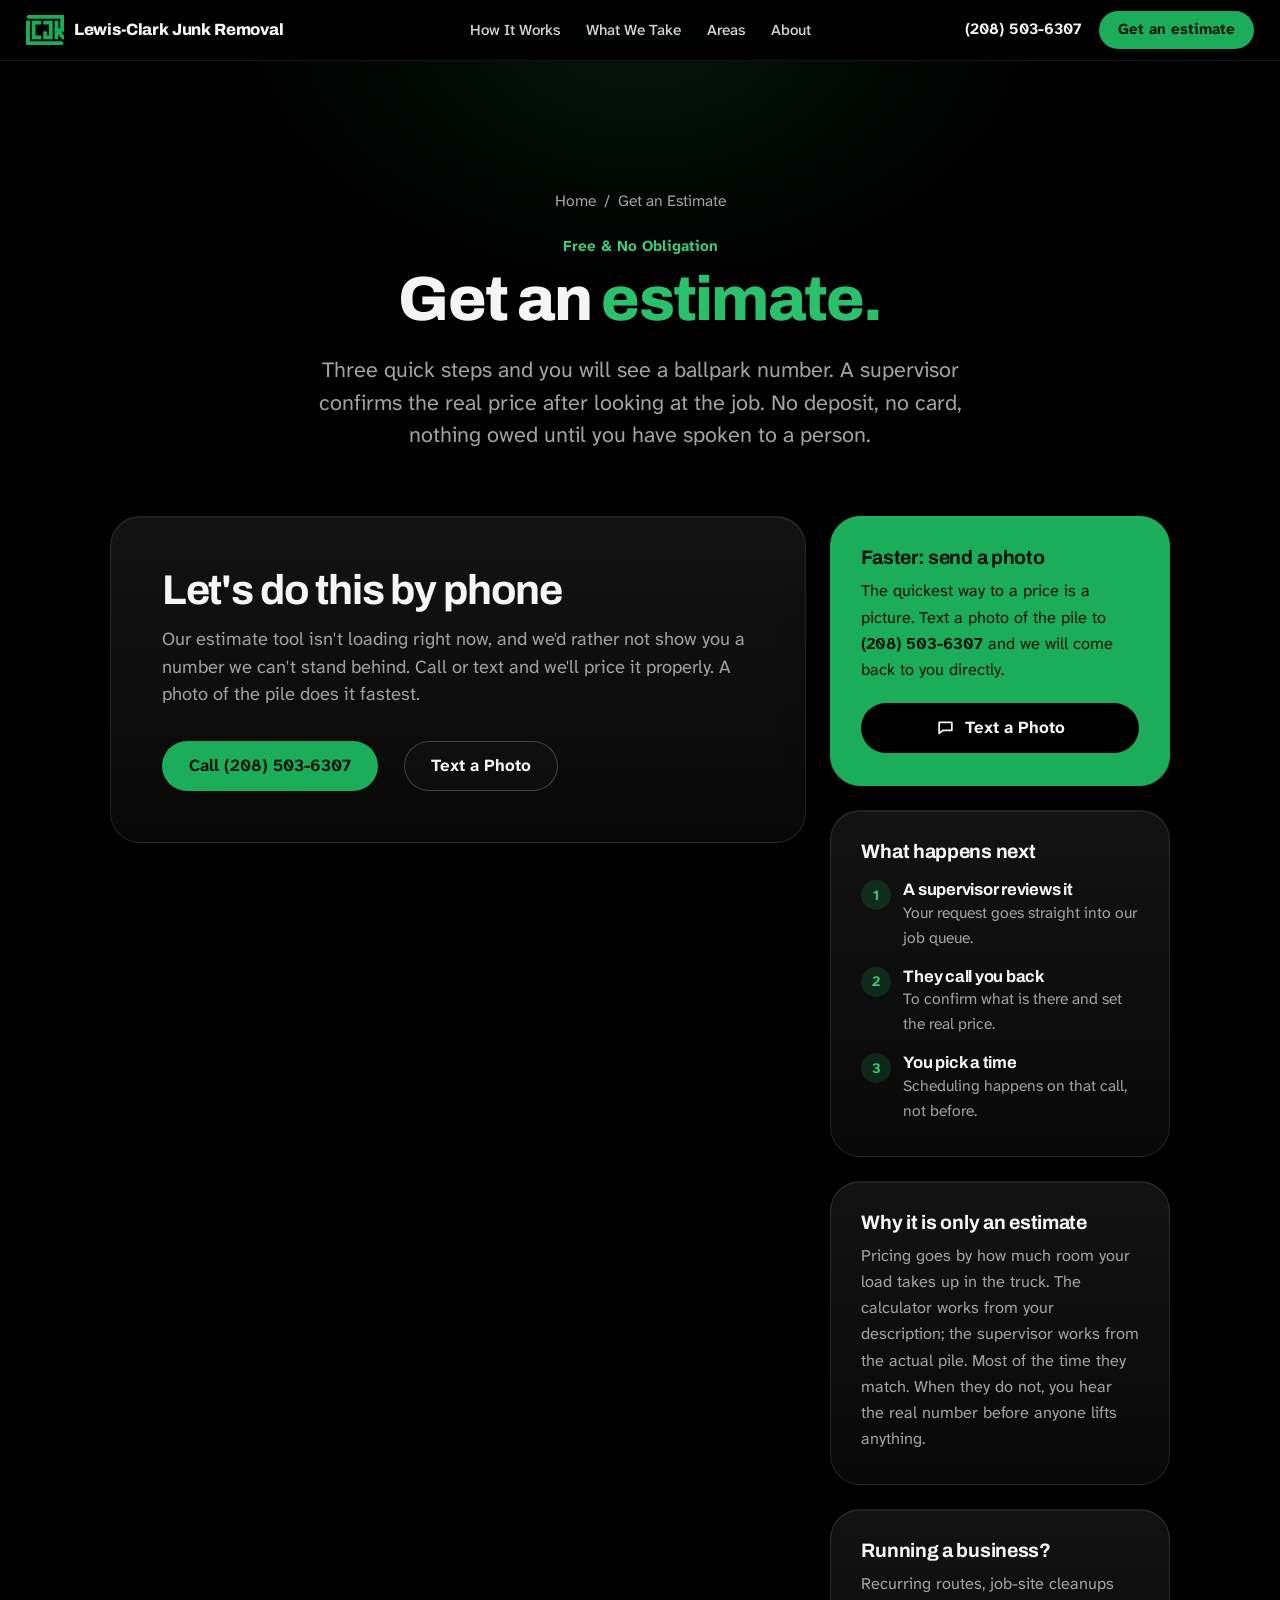
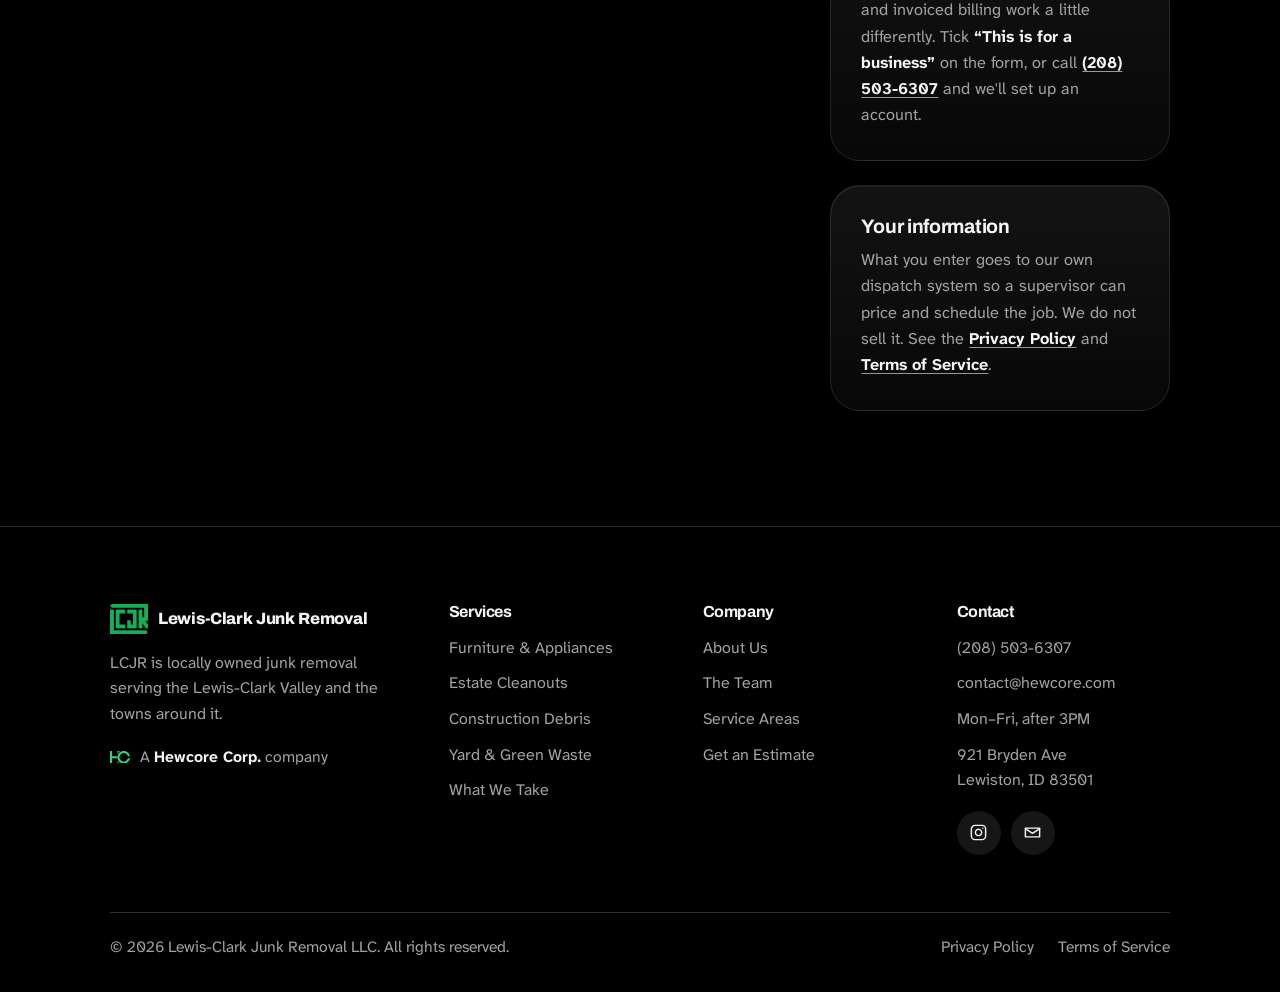
<file: quote.html>
<!DOCTYPE html>
<html lang="en">

<head>
    <meta charset="utf-8">
    <meta name="viewport" content="width=device-width, initial-scale=1.0, viewport-fit=cover">
    <meta name="description" content="Get a free, no-obligation junk removal estimate from LCJR in a couple of minutes. One flat price confirmed on site. Serving Lewiston, Clarkston, Asotin and the Lewis-Clark Valley.">
    <meta name="keywords" content="junk removal quote, junk removal estimate Lewiston, junk removal cost Lewiston, junk removal prices Clarkston, LCJR, lcjr, LCJR junk removal, Lewis-Clark Junk Removal, Lewis Clark Junk Removal, LC Junk Removal, lcjunk, junk removal Lewiston, junk removal Lewiston Idaho, junk removal Clarkston, junk removal Clarkston WA, junk removal Asotin, Lewis-Clark Valley junk removal, junk hauling Lewiston, trash removal Lewiston, furniture removal, appliance removal, mattress removal, estate cleanout, garage cleanout, yard waste removal, construction debris removal">
    <meta name="robots" content="index, follow, max-image-preview:large">
    <meta name="theme-color" content="#000000">
    <title>Free Junk Removal Estimate | LCJR Lewis-Clark Junk Removal</title>
    <meta property="og:title" content="Free Junk Removal Estimate | LCJR Lewis-Clark Junk Removal">
    <meta property="og:description" content="Free, no-obligation quotes. One flat price before we start.">
    <meta property="og:type" content="website">
    <meta property="og:url" content="https://lcjunk.com/quote.html">
    <meta property="og:site_name" content="LCJR">
    <meta property="og:image" content="https://lcjunk.com/images/lcjr-og.png">
    <meta property="og:image:width" content="1200">
    <meta property="og:image:height" content="630">
    <meta property="og:image:alt" content="LCJR, Lewis-Clark Junk Removal. Lewiston, ID and Clarkston, WA.">
    <meta name="twitter:card" content="summary_large_image">
    <link rel="canonical" href="https://lcjunk.com/quote.html">
    <link rel="stylesheet" href="/src/style.css?v=27">
    <link rel="icon" href="/favicon.ico" sizes="16x16 32x32 48x48">
    <link rel="icon" type="image/png" sizes="32x32" href="/images/favicon-32x32.png">
    <link rel="icon" type="image/png" sizes="48x48" href="/images/favicon-48x48.png">
    <link rel="icon" type="image/png" sizes="96x96" href="/images/favicon-96x96.png">
    <link rel="icon" type="image/png" sizes="192x192" href="/images/android-chrome-192x192.png">
    <link rel="apple-touch-icon" sizes="180x180" href="/images/apple-touch-icon.png">
    <link rel="manifest" href="/site.webmanifest">
    <link rel="preconnect" href="https://fonts.googleapis.com">
    <link rel="preconnect" href="https://fonts.gstatic.com" crossorigin>
    <link href="https://fonts.googleapis.com/css2?family=Archivo:wght@600..800&family=Atkinson+Hyperlegible+Next:wght@400..700&display=swap" rel="stylesheet">
    <script>document.documentElement.classList.add("js");</script>
</head>

<body>
    <a class="skip-link" href="#main">Skip to content</a>

    <header class="site-header">
        <div class="header-inner">
            <button class="nav-toggle" type="button" aria-expanded="false" aria-controls="primary-nav">
                <span></span>
                <span class="sr-only">Menu</span>
            </button>

            <a class="brand" href="/" aria-label="Lewis-Clark Junk Removal home">
                <img src="/images/lcjr-emblem-light.png" alt="" width="800" height="630">
                <span class="brand-name">Lewis-Clark Junk Removal</span>
            </a>

            <nav class="nav" id="primary-nav" aria-label="Primary">
                <a href="/#how">How It Works</a>
                <a href="/#take">What We Take</a>
                <a href="/#areas">Areas</a>
                <a href="/b2b.html" hidden>Commercial Clients</a>
                <a href="/aboutus.html">About</a>
                <div class="nav-extra">
                    <a class="btn btn--primary btn--lg" href="/quote.html">Get a free estimate</a>
                    <a class="link-more" href="tel:+12085036307">Call (208) 503-6307</a>
                </div>
            </nav>

            <div class="header-actions">
                <a class="header-phone" href="tel:+12085036307">(208) 503-6307</a>
                <a class="btn btn--primary btn--sm" href="/quote.html">Get an estimate</a>
            </div>

            <a class="header-call" href="tel:+12085036307" aria-label="Call (208) 503-6307"><svg class="icon" viewBox="0 0 24 24" aria-hidden="true"><path d="M8.2 3.5 10 7.4 8 9.3a11.5 11.5 0 0 0 6.7 6.7l1.9-2 3.9 1.8v3.4a1.6 1.6 0 0 1-1.8 1.6C11 20.2 3.8 13 3.3 4.2A1.6 1.6 0 0 1 4.9 2.4h3.3Z"/></svg></a>
        </div>
    </header>

    <main id="main">
        <section class="page-head page-head--slim">
            <div class="container">
                <nav class="breadcrumb" aria-label="Breadcrumb">
                    <a href="/">Home</a> <span aria-hidden="true">/</span> <span>Get an Estimate</span>
                </nav>
                <p class="eyebrow">Free &amp; No Obligation</p>
                <h1>Get an <span class="mark">estimate.</span></h1>
                <p class="lead">Three quick steps and you will see a ballpark number. A supervisor confirms
                    the real price after looking at the job. No deposit, no card, nothing owed until
                    you have spoken to a person.</p>
            </div>
        </section>

        <section class="section section--quote">
            <div class="container quote-layout">

                <!--
                    The whole flow is rendered by src/quote.js against the ops app at
                    app.lcjunk.com. If GET /api/pricing fails the script replaces this
                    with a call-and-text panel rather than showing prices it cannot
                    stand behind.

                    data-turnstile-key: Cloudflare Turnstile site key. Empty = bot check
                    off and nothing loads from Cloudflare. To turn it on, put the site
                    key here AND set the secret on the Worker:
                        npx wrangler secret put TURNSTILE_SECRET
                -->
                <div id="quote-app" class="form-card" data-api-base="https://app.lcjunk.com"
                     data-turnstile-key="">
                    <noscript>
                        <h2>The estimate tool needs JavaScript</h2>
                        <p class="lead">It is switched off in this browser, so the calculator will not run.
                            Call or text <a href="tel:+12085036307"><strong>(208) 503-6307</strong></a> and we
                            will price the job with you directly. A photo of the pile does it fastest.</p>
                    </noscript>
                </div>

                <aside class="quote-aside">
                    <div class="aside-card aside-card--photo reveal">
                        <h3>Faster: send a photo</h3>
                        <p>The quickest way to a price is a picture. Text a photo of the pile to
                            <strong>(208) 503-6307</strong> and we will come back to you directly.</p>
                        <a class="btn btn--dark btn--block" href="sms:+12085036307"><svg class="icon" viewBox="0 0 24 24" aria-hidden="true"><path d="M4 5.5h16v10H9l-5 4z"/></svg> Text a Photo</a>
                    </div>

                    <div class="aside-card reveal">
                        <h3>What happens next</h3>
                        <ol class="mini-steps">
                            <li>
                                <h4>A supervisor reviews it</h4>
                                <p>Your request goes straight into our job queue.</p>
                            </li>
                            <li>
                                <h4>They call you back</h4>
                                <p>To confirm what is there and set the real price.</p>
                            </li>
                            <li>
                                <h4>You pick a time</h4>
                                <p>Scheduling happens on that call, not before.</p>
                            </li>
                        </ol>
                    </div>

                    <div class="aside-card reveal">
                        <h3>Why it is only an estimate</h3>
                        <p>Pricing goes by how much room your load takes up in the truck. The calculator
                            works from your description; the supervisor works from the actual pile. Most of
                            the time they match. When they do not, you hear the real number before anyone
                            lifts anything.</p>
                    </div>

                    <div class="aside-card reveal">
                        <h3>Running a business?</h3>
                        <p>Recurring routes, job-site cleanups and invoiced billing work a little
                            differently. Tick <strong>&ldquo;This is for a business&rdquo;</strong> on the form,
                            or call <a href="tel:+12085036307"><strong>(208) 503-6307</strong></a> and we'll set
                            up an account.</p>
                        <a class="link-more" href="/b2b.html" hidden>How commercial accounts work</a>
                    </div>

                    <div class="aside-card reveal">
                        <h3>Your information</h3>
                        <p>What you enter goes to our own dispatch system so a supervisor can price and
                            schedule the job. We do not sell it. See the
                            <a href="/privacy.html"><strong>Privacy Policy</strong></a> and
                            <a href="/terms.html"><strong>Terms of Service</strong></a>.</p>
                    </div>
                </aside>

            </div>
        </section>

    </main>

    <footer class="site-footer">
        <div class="container">
            <div class="footer-grid">
                <div class="footer-brand">
                    <a class="footer-logo" href="/"><img src="/images/lcjr-emblem-light.png" alt="" width="800" height="630"><span class="brand-name">Lewis-Clark Junk Removal</span></a>
                    <p>LCJR is locally owned junk removal serving the Lewis-Clark Valley and the towns around it.</p>
                    <p class="footer-owner">
                        <span class="owner-dot" aria-hidden="true"><svg viewBox="268 546 1512 956" fill="currentColor" aria-hidden="true"><path d="M836.38,1103.24h-409.13v398.4h-158.5v-955.28h158.5v398.4h409.13c-4.31,25.78-6.55,52.24-6.55,79.24,0,.68,0,1.36.01,2.04v.05c.11,26.28,2.34,52.04,6.54,77.15Z"/><path d="M1032.42,546.36c-83.49,47.65-153.27,116.58-201.97,199.38v-199.38h201.97Z"/><path d="M1032.42,1501.64h-202.59v-200.44c48.72,83.28,118.74,152.58,202.59,200.44Z"/><path d="M1779.25,1099.06c-36,228.13-233.51,402.58-471.77,402.58-122.69,0-234.57-46.27-319.16-122.29-78.68-70.71-133.75-167.17-151.94-276.11-4.19-25.11-6.43-50.87-6.54-77.15v-.05c-.01-.68-.01-1.36-.01-2.04,0-27,2.24-53.47,6.55-79.24,18.19-108.95,73.25-205.4,151.94-276.11,84.58-76.02,196.47-122.29,319.16-122.29,235.35,0,430.92,170.2,470.39,394.22h-162.25c-36.68-135.8-160.74-235.72-308.13-235.72s-274,101.97-309.24,239.9c-6.48,25.34-9.92,51.88-9.92,79.24s3.43,53.91,9.92,79.24c35.24,137.93,160.34,239.91,309.24,239.91s276.51-104.05,310.26-244.09h161.51Z"/></svg></span>
                        <span>A <strong>Hewcore Corp.</strong> company</span>
                    </p>
                </div>

                <nav class="footer-col" aria-label="Services">
                    <h2 class="footer-h">Services</h2>
                    <ul>
                        <li><a href="/#jobs">Furniture &amp; Appliances</a></li>
                        <li><a href="/#jobs">Estate Cleanouts</a></li>
                        <li><a href="/#jobs">Construction Debris</a></li>
                        <li><a href="/#jobs">Yard &amp; Green Waste</a></li>
                        <li><a href="/#take">What We Take</a></li>
                    </ul>
                </nav>

                <nav class="footer-col" aria-label="Company">
                    <h2 class="footer-h">Company</h2>
                    <ul>
                        <li hidden><a href="/b2b.html">Commercial Clients</a></li>
                        <li><a href="/aboutus.html">About Us</a></li>
                        <li><a href="/aboutus.html#team">The Team</a></li>
                        <li><a href="/#areas">Service Areas</a></li>
                        <li><a href="/quote.html">Get an Estimate</a></li>
                    </ul>
                </nav>

                <div class="footer-col">
                    <h2 class="footer-h">Contact</h2>
                    <ul>
                        <li><a href="tel:+12085036307">(208) 503-6307</a></li>
                        <li><a href="mailto:contact@hewcore.com">contact@hewcore.com</a></li>
                        <li>Mon&ndash;Fri, after 3PM</li>
                        <li><address>921 Bryden Ave<br>Lewiston, ID 83501</address></li>
                    </ul>
                    <div class="footer-social">
                        <a href="https://www.instagram.com/lewisclarkjunkremoval/" target="_blank" rel="noopener"
                            aria-label="Lewis-Clark Junk Removal on Instagram"><svg class="icon" viewBox="0 0 24 24" aria-hidden="true"><path d="M7.5 3h9A4.5 4.5 0 0 1 21 7.5v9a4.5 4.5 0 0 1-4.5 4.5h-9A4.5 4.5 0 0 1 3 16.5v-9A4.5 4.5 0 0 1 7.5 3Z"/><path d="M16 11.4a4 4 0 1 1-3.4-3.4 4 4 0 0 1 3.4 3.4Z"/><path d="M17.5 6.6h.01"/></svg></a>
                        <a href="mailto:contact@hewcore.com" aria-label="Email Lewis-Clark Junk Removal"><svg class="icon" viewBox="0 0 24 24" aria-hidden="true"><path d="M3 6.5h18v11H3z"/><path d="m3 7 9 6 9-6"/></svg></a>
                    </div>
                </div>
            </div>

            <div class="footer-bottom">
                <p>&copy; 2026 Lewis-Clark Junk Removal LLC. All rights reserved.</p>
                <nav class="footer-legal" aria-label="Legal">
                    <a href="/privacy.html">Privacy Policy</a>
                    <a href="/terms.html">Terms of Service</a>
                </nav>
            </div>
        </div>
    </footer>

    <nav class="mbar" aria-label="Quick contact">
        <a class="mbar-btn" href="tel:+12085036307"><svg class="icon" viewBox="0 0 24 24" aria-hidden="true"><path d="M8.2 3.5 10 7.4 8 9.3a11.5 11.5 0 0 0 6.7 6.7l1.9-2 3.9 1.8v3.4a1.6 1.6 0 0 1-1.8 1.6C11 20.2 3.8 13 3.3 4.2A1.6 1.6 0 0 1 4.9 2.4h3.3Z"/></svg><span>Call</span></a>
        <a class="mbar-btn" href="sms:+12085036307"><svg class="icon" viewBox="0 0 24 24" aria-hidden="true"><path d="M4 5.5h16v10H9l-5 4z"/></svg><span>Text</span></a>
    </nav>

    <script src="/src/main.js?v=27" defer></script>
    <script src="/src/quote.js?v=27" defer></script>
</body>

</html>
</file>
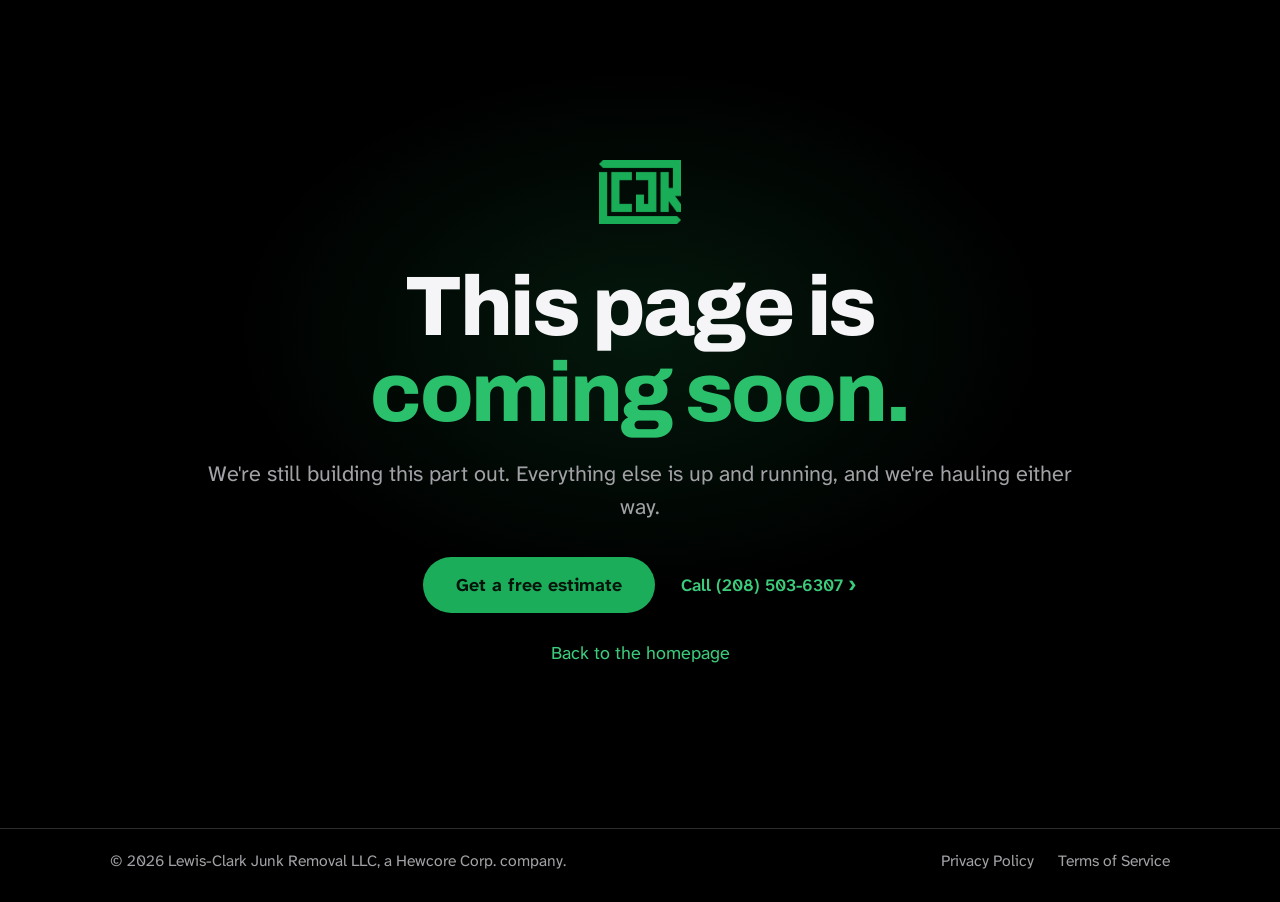
<file: sitesoon.html>
<!DOCTYPE html>
<html lang="en">

<head>
    <meta charset="utf-8">
    <meta name="viewport" content="width=device-width, initial-scale=1.0, viewport-fit=cover">
    <meta name="description" content="This part of the LCJR site is still being built. In the meantime, call or text (208) 503-6307 for a free junk removal quote.">
    <meta name="robots" content="noindex">
    <meta name="theme-color" content="#000000">
    <title>Coming Soon | Lewis-Clark Junk Removal</title>
    <meta property="og:title" content="Coming Soon | Lewis-Clark Junk Removal">
    <meta property="og:description" content="We're working hard to bring you the best junk removal experience.">
    <meta property="og:type" content="website">
    <meta property="og:url" content="https://lcjunk.com/sitesoon.html">
    <meta property="og:site_name" content="LCJR">
    <meta property="og:image" content="https://lcjunk.com/images/lcjr-og.png">
    <meta property="og:image:width" content="1200">
    <meta property="og:image:height" content="630">
    <meta property="og:image:alt" content="LCJR, Lewis-Clark Junk Removal. Lewiston, ID and Clarkston, WA.">
    <meta name="twitter:card" content="summary_large_image">
    <link rel="canonical" href="https://lcjunk.com/sitesoon.html">
    <link rel="stylesheet" href="/src/style.css?v=27">
    <link rel="icon" href="/favicon.ico" sizes="16x16 32x32 48x48">
    <link rel="icon" type="image/png" sizes="32x32" href="/images/favicon-32x32.png">
    <link rel="icon" type="image/png" sizes="48x48" href="/images/favicon-48x48.png">
    <link rel="icon" type="image/png" sizes="96x96" href="/images/favicon-96x96.png">
    <link rel="icon" type="image/png" sizes="192x192" href="/images/android-chrome-192x192.png">
    <link rel="apple-touch-icon" sizes="180x180" href="/images/apple-touch-icon.png">
    <link rel="manifest" href="/site.webmanifest">
    <link rel="preconnect" href="https://fonts.googleapis.com">
    <link rel="preconnect" href="https://fonts.gstatic.com" crossorigin>
    <link href="https://fonts.googleapis.com/css2?family=Archivo:wght@600..800&family=Atkinson+Hyperlegible+Next:wght@400..700&display=swap" rel="stylesheet">
</head>

<body>
    <main class="soon">
        <div class="container">
            <a class="soon-logo" href="/"><img src="/images/lcjr-emblem-light.png" alt="Lewis-Clark Junk Removal" width="800" height="630"></a>
            <h1>This page is <span class="mark">coming soon.</span></h1>
            <p class="lead">We're still building this part out. Everything else is up and running, and
                we're hauling either way.</p>
            <div class="btn-row btn-row--center">
                <a class="btn btn--primary btn--lg" href="/quote.html">Get a free estimate</a>
                <a class="link-more" href="tel:+12085036307">Call (208) 503-6307</a>
            </div>
            <p class="soon-back"><a href="/">Back to the homepage</a></p>
        </div>
    </main>
    <footer class="soon-foot">
        <div class="container">
            <p>&copy; 2026 Lewis-Clark Junk Removal LLC, a Hewcore Corp. company.</p>
            <nav class="footer-legal" aria-label="Legal">
                <a href="/privacy.html">Privacy Policy</a>
                <a href="/terms.html">Terms of Service</a>
            </nav>
        </div>
    </footer>
</body>

</html>
</file>
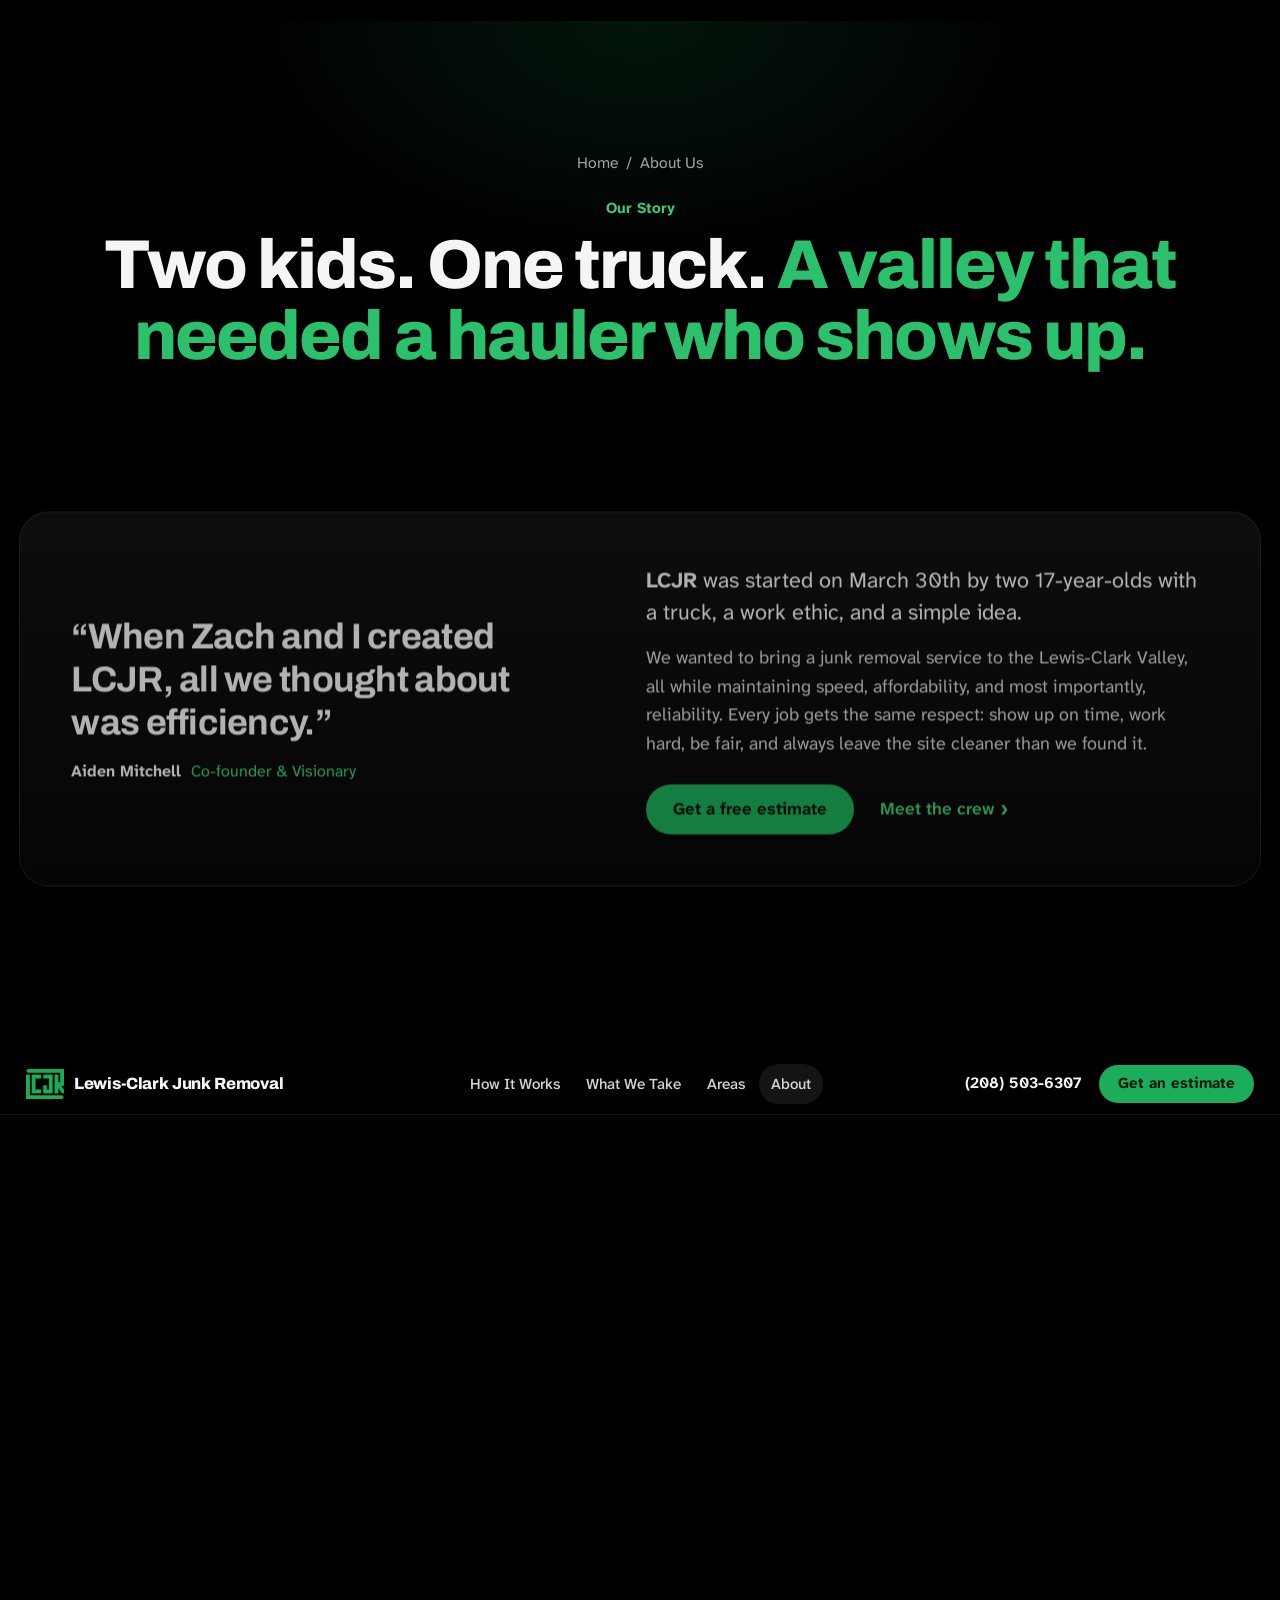
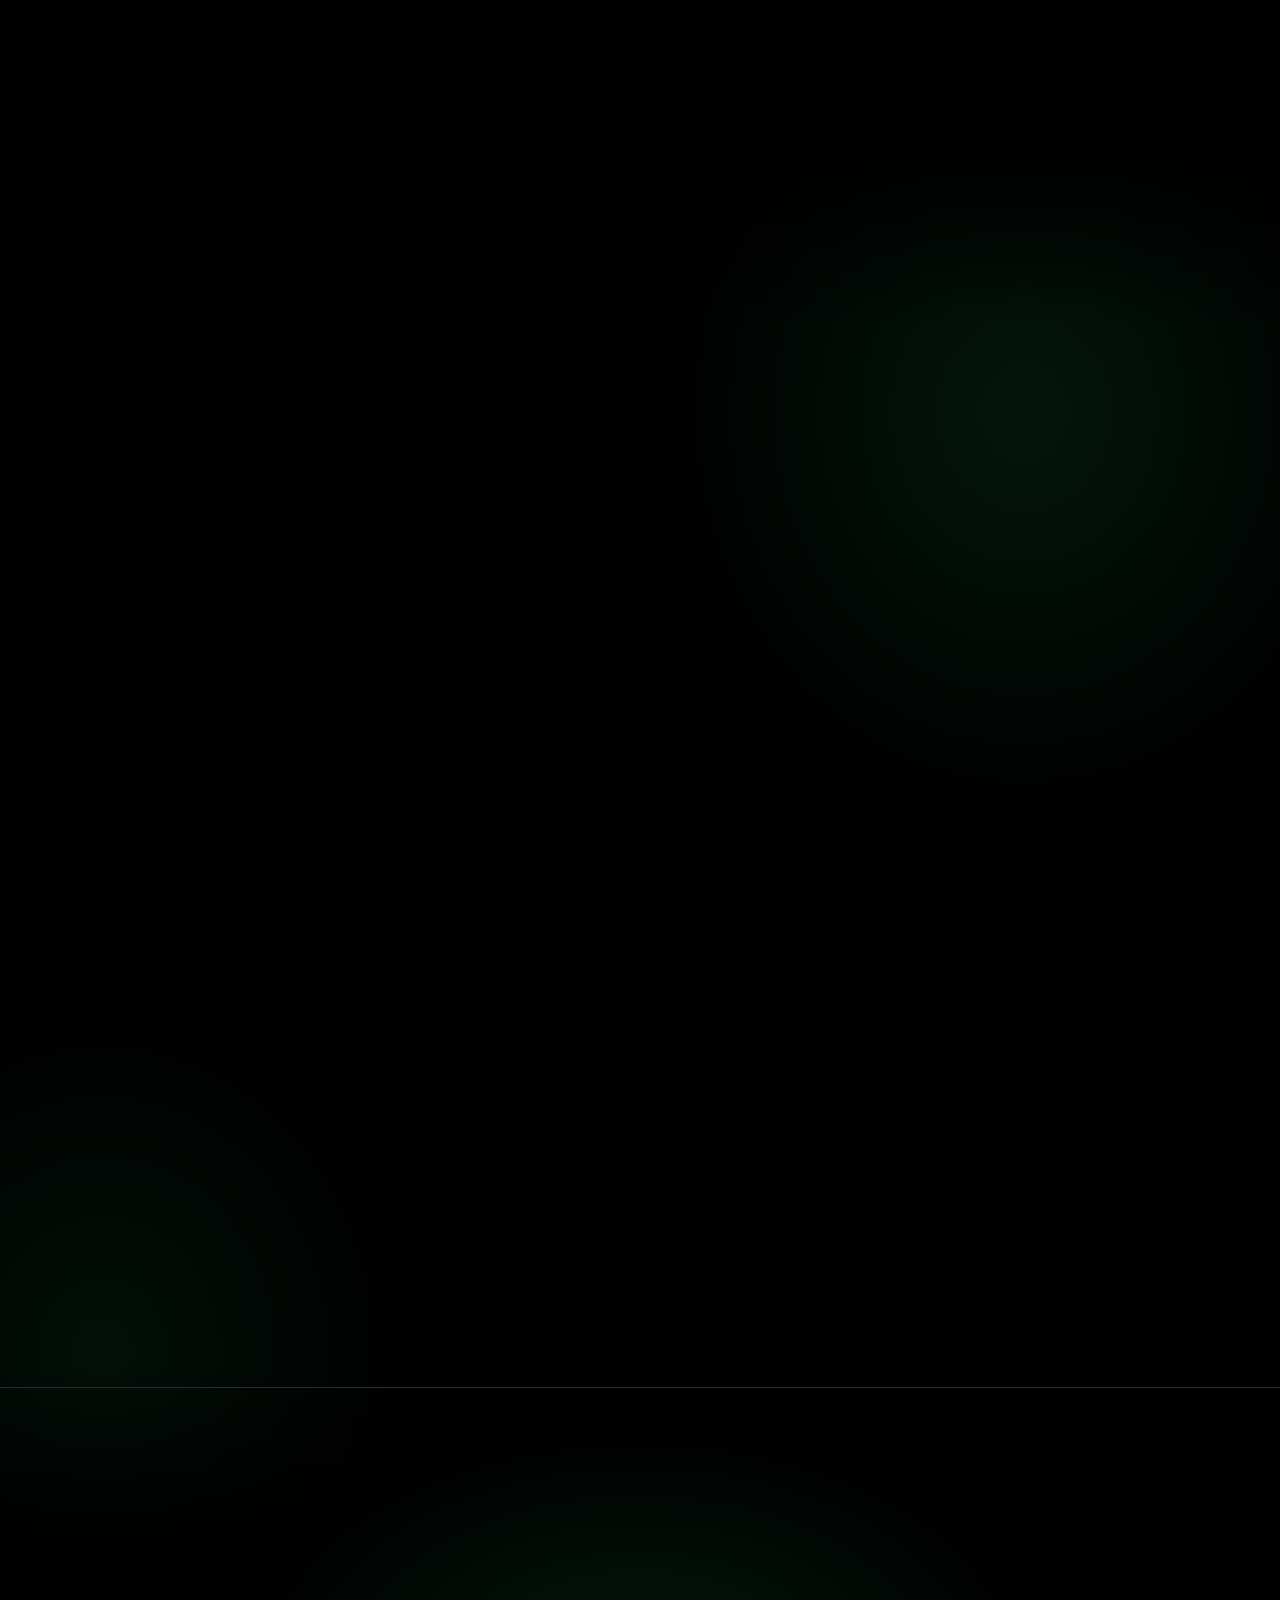
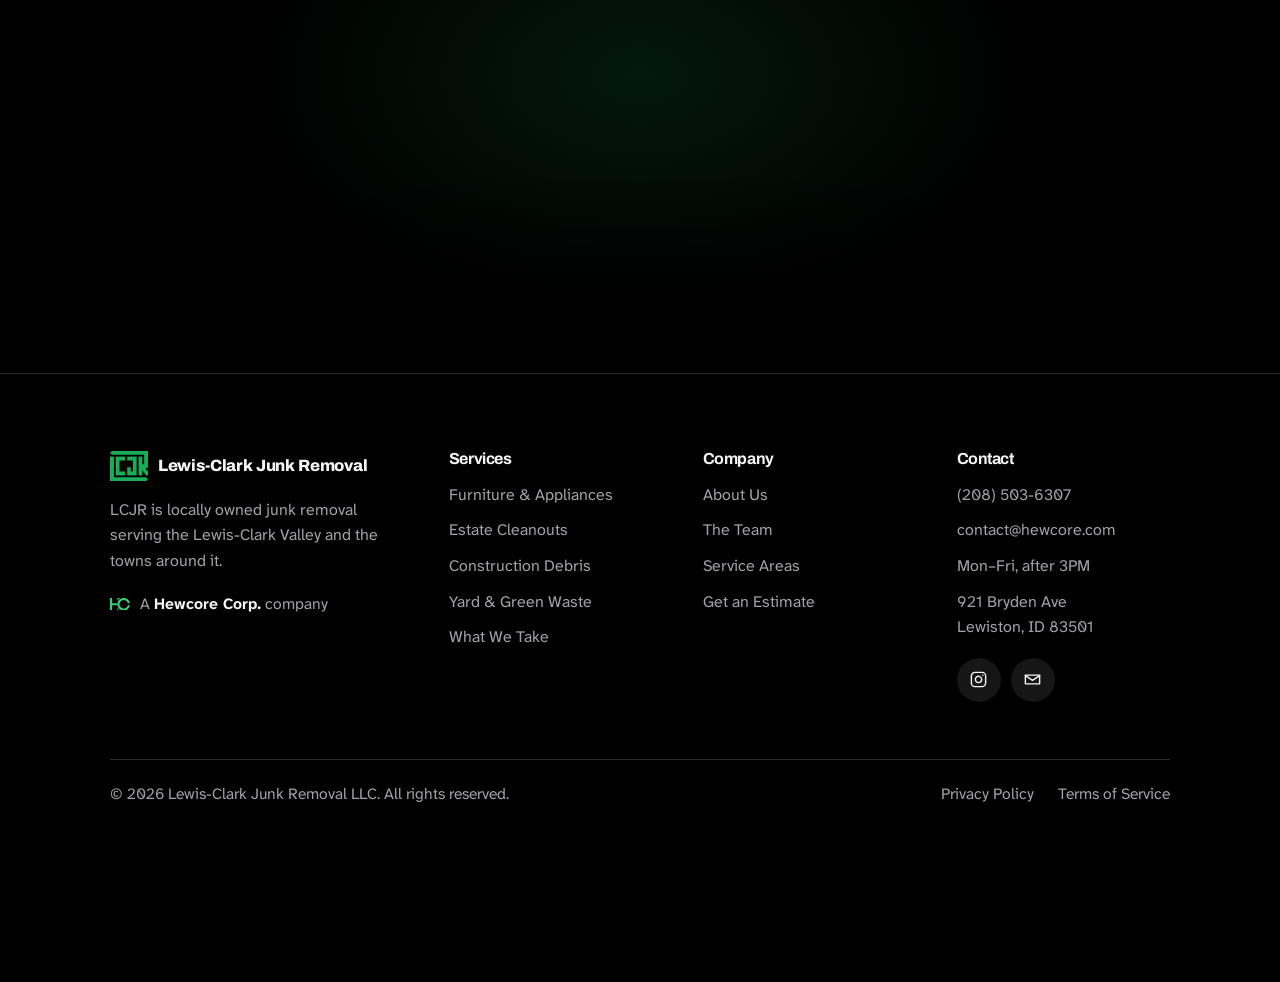
<file: team.html>
<!DOCTYPE html>
<html lang="en">

<head>
    <meta charset="UTF-8">
    <meta name="viewport" content="width=device-width, initial-scale=1.0">
    <title>The Team | Lewis-Clark Junk Removal</title>
    <meta name="robots" content="noindex, follow">
    <link rel="canonical" href="https://lcjunk.com/aboutus.html#team">
    <meta http-equiv="refresh" content="0; url=/aboutus.html#team">
    <style>body{margin:0;background:#000;color:#f5f5f7;font:18px/1.6 system-ui,sans-serif}main{padding:64px 22px;text-align:center}a{color:#3ccd7c}</style>
</head>

<body>
    <main>
        <p>The team has moved to our <a href="/aboutus.html#team">About page</a>.</p>
    </main>
</body>

</html>
</file>
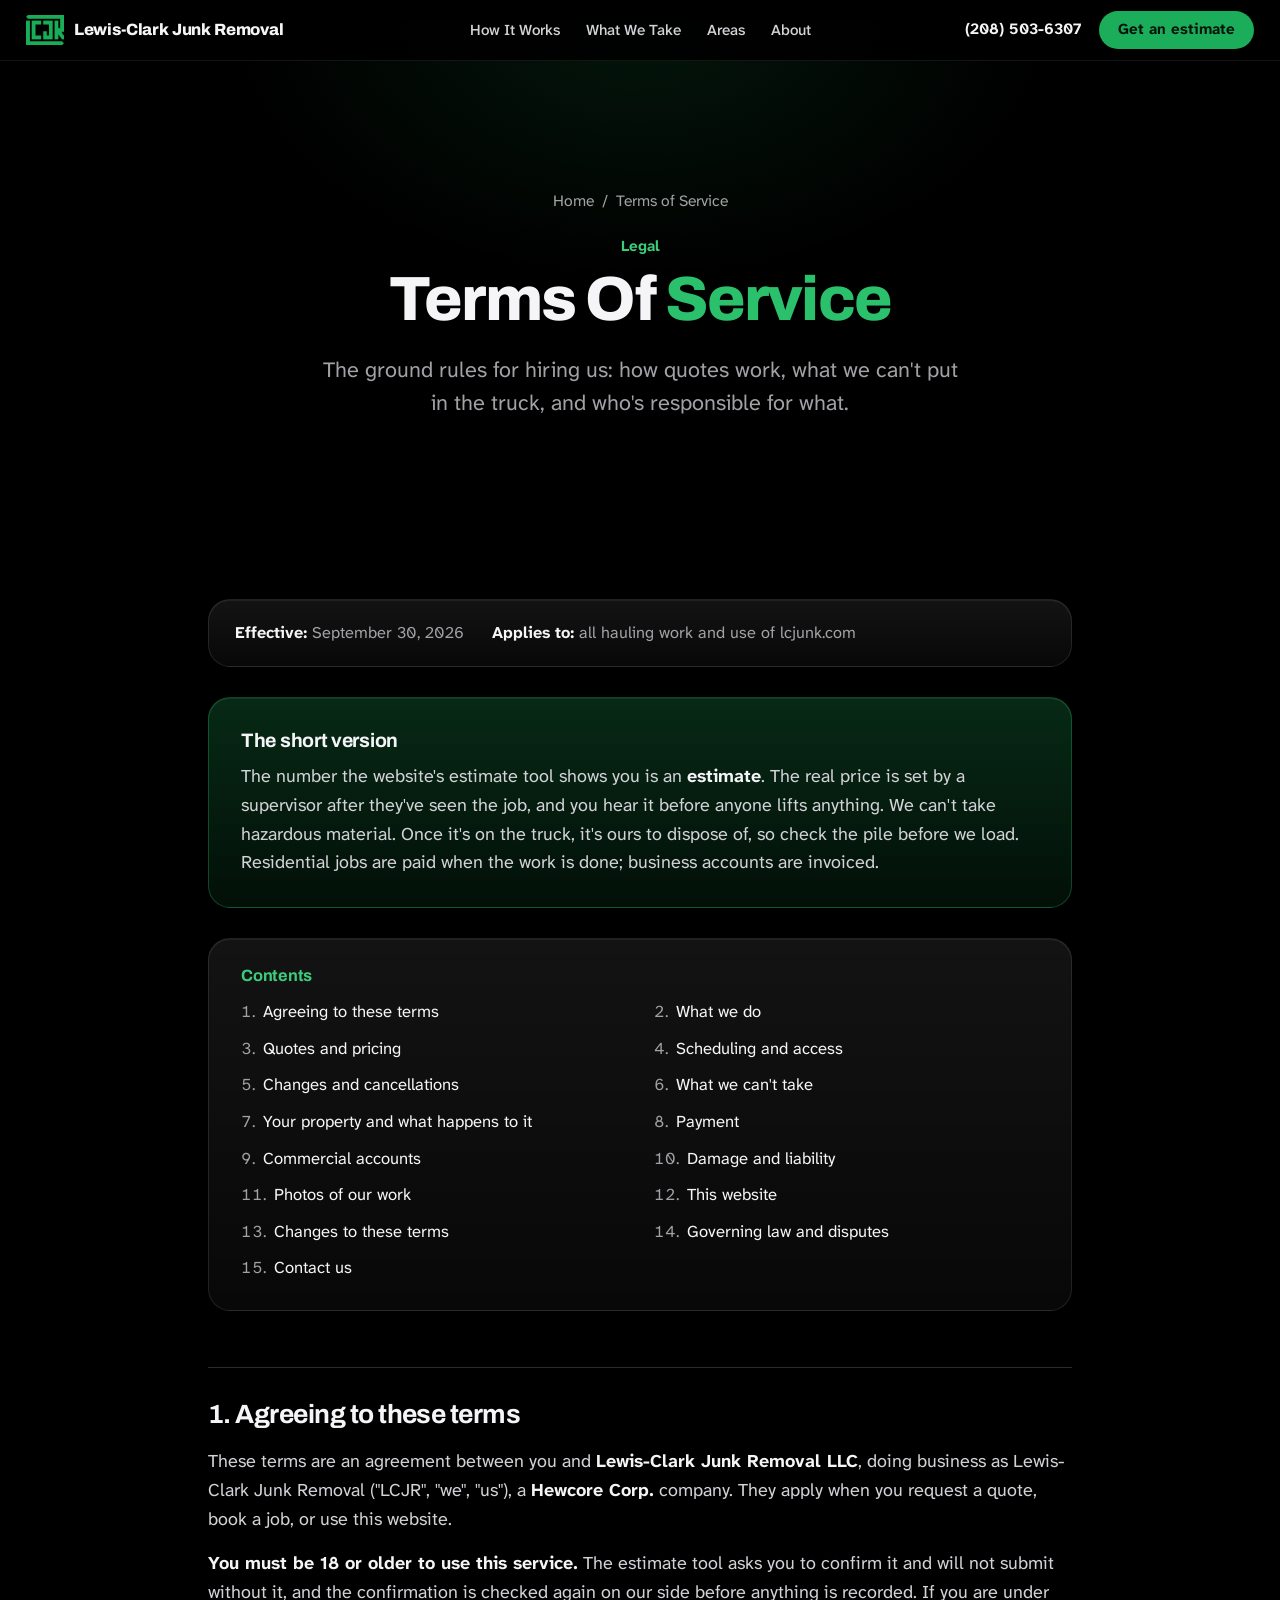
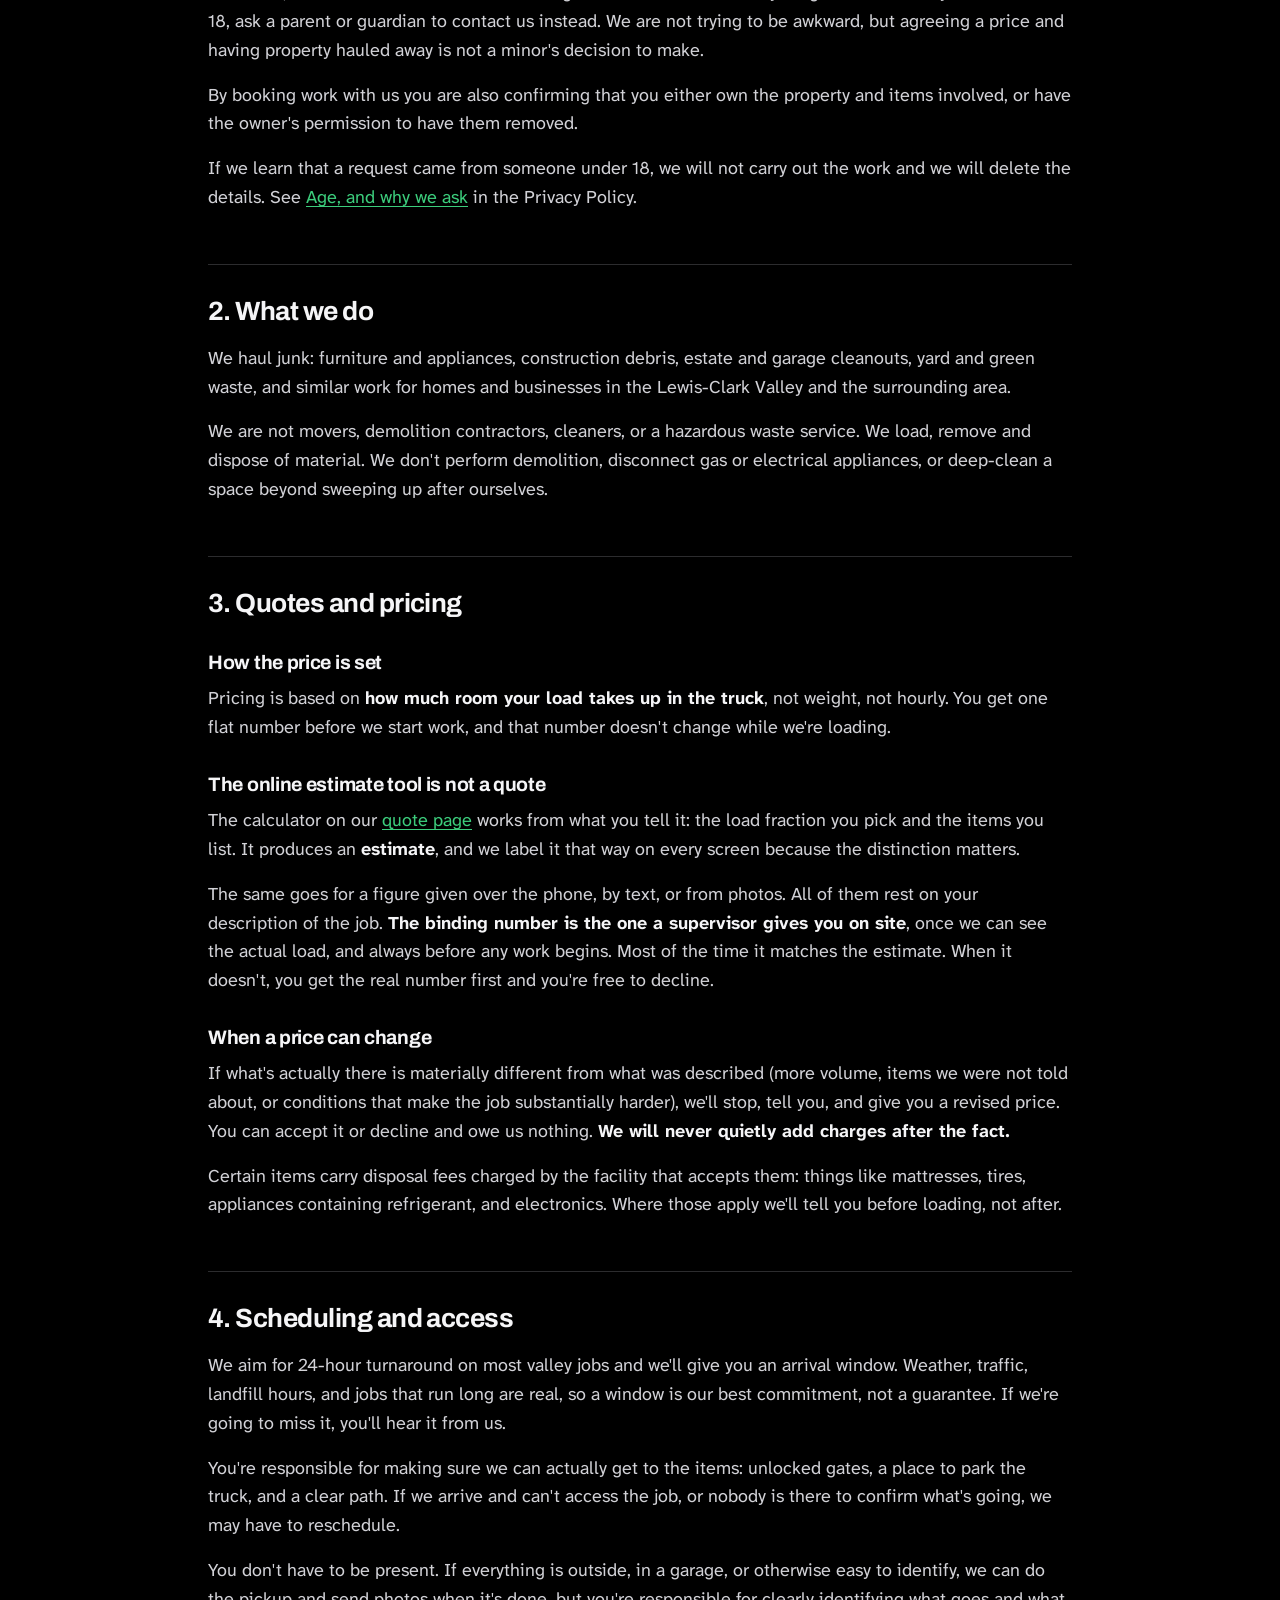
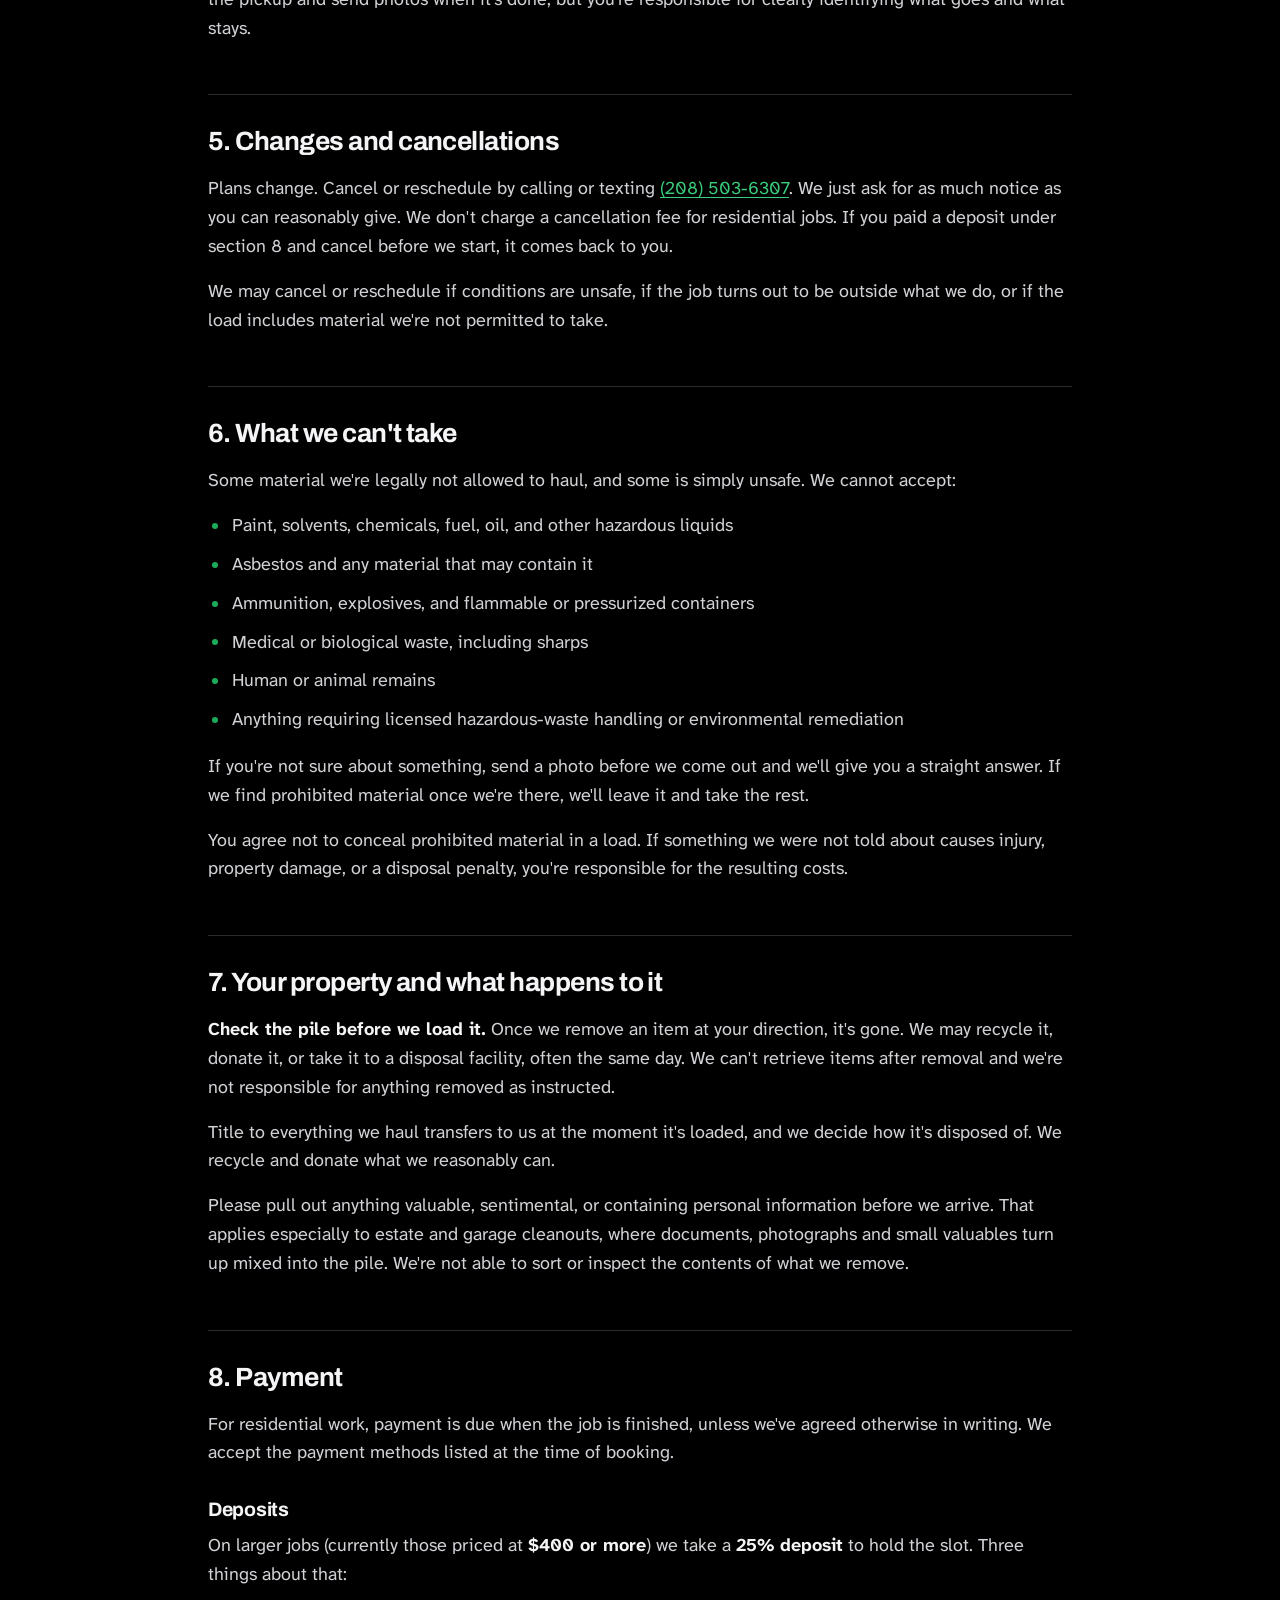
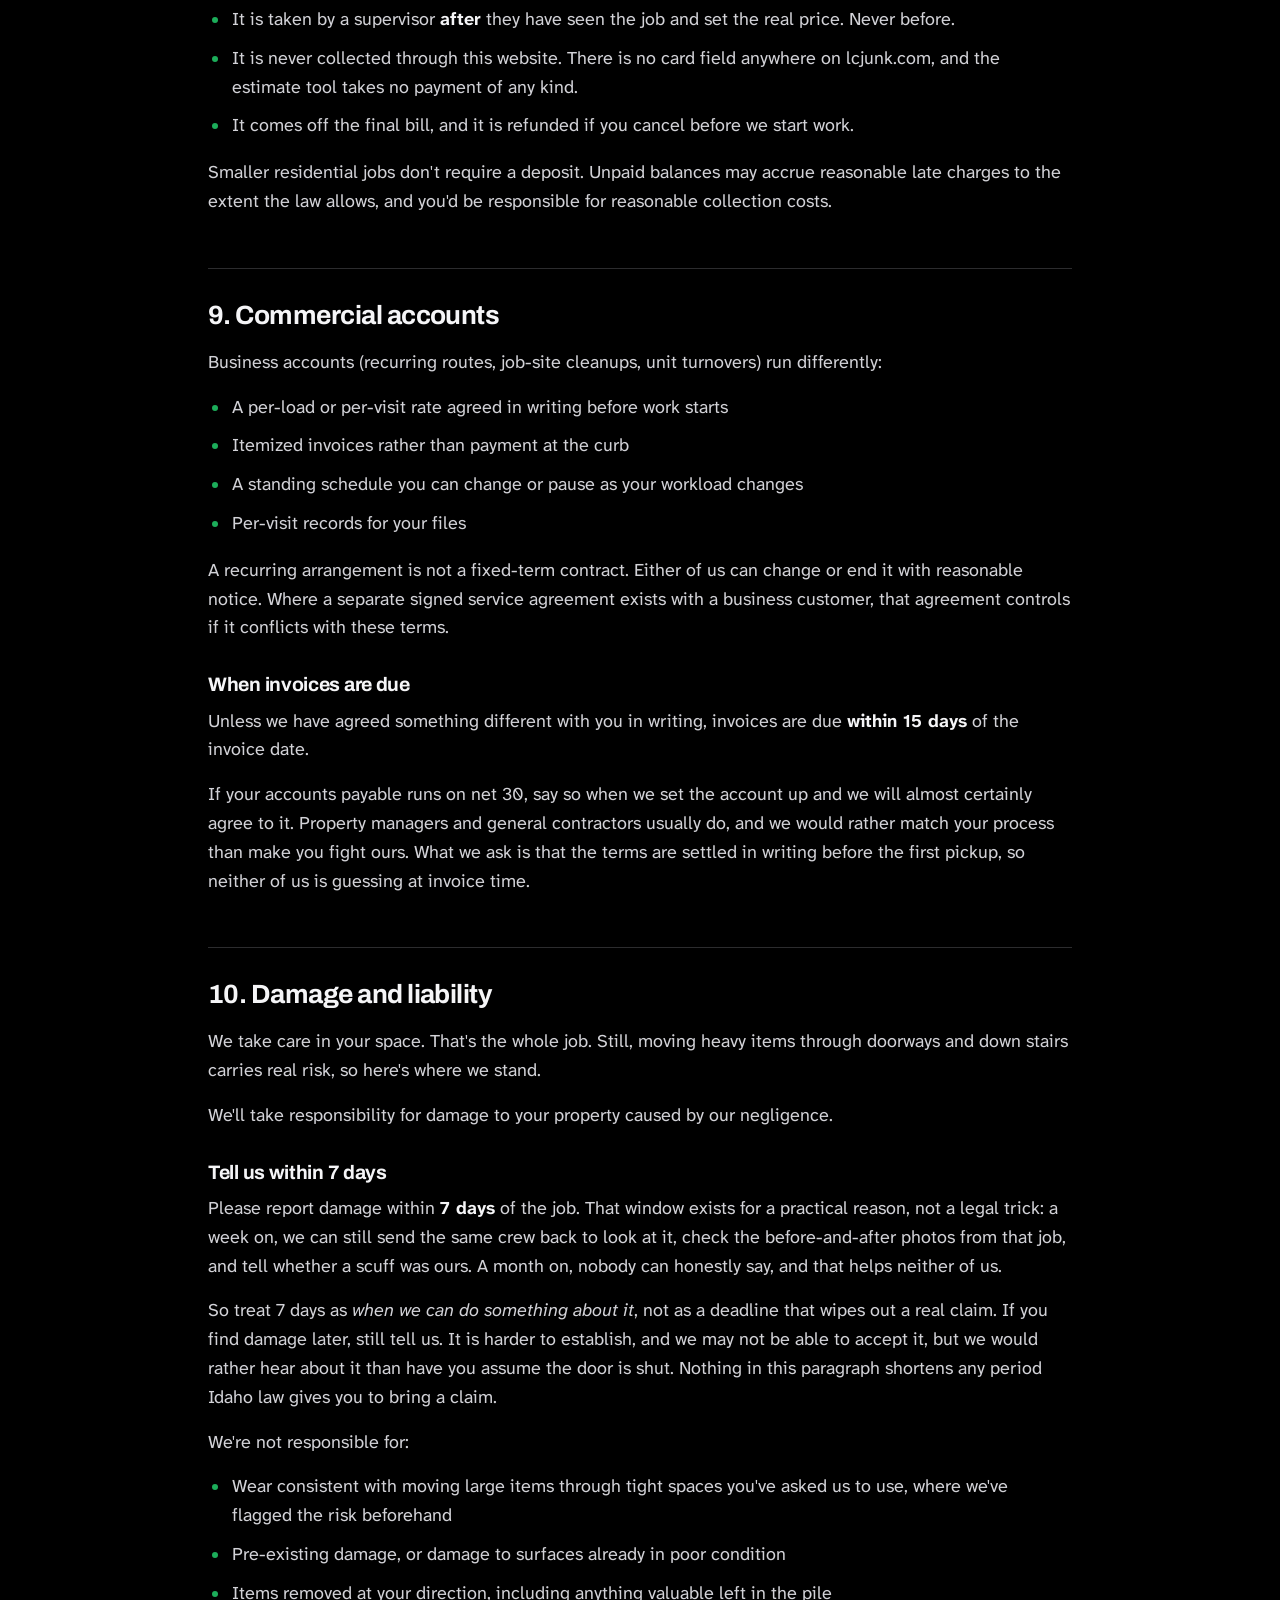
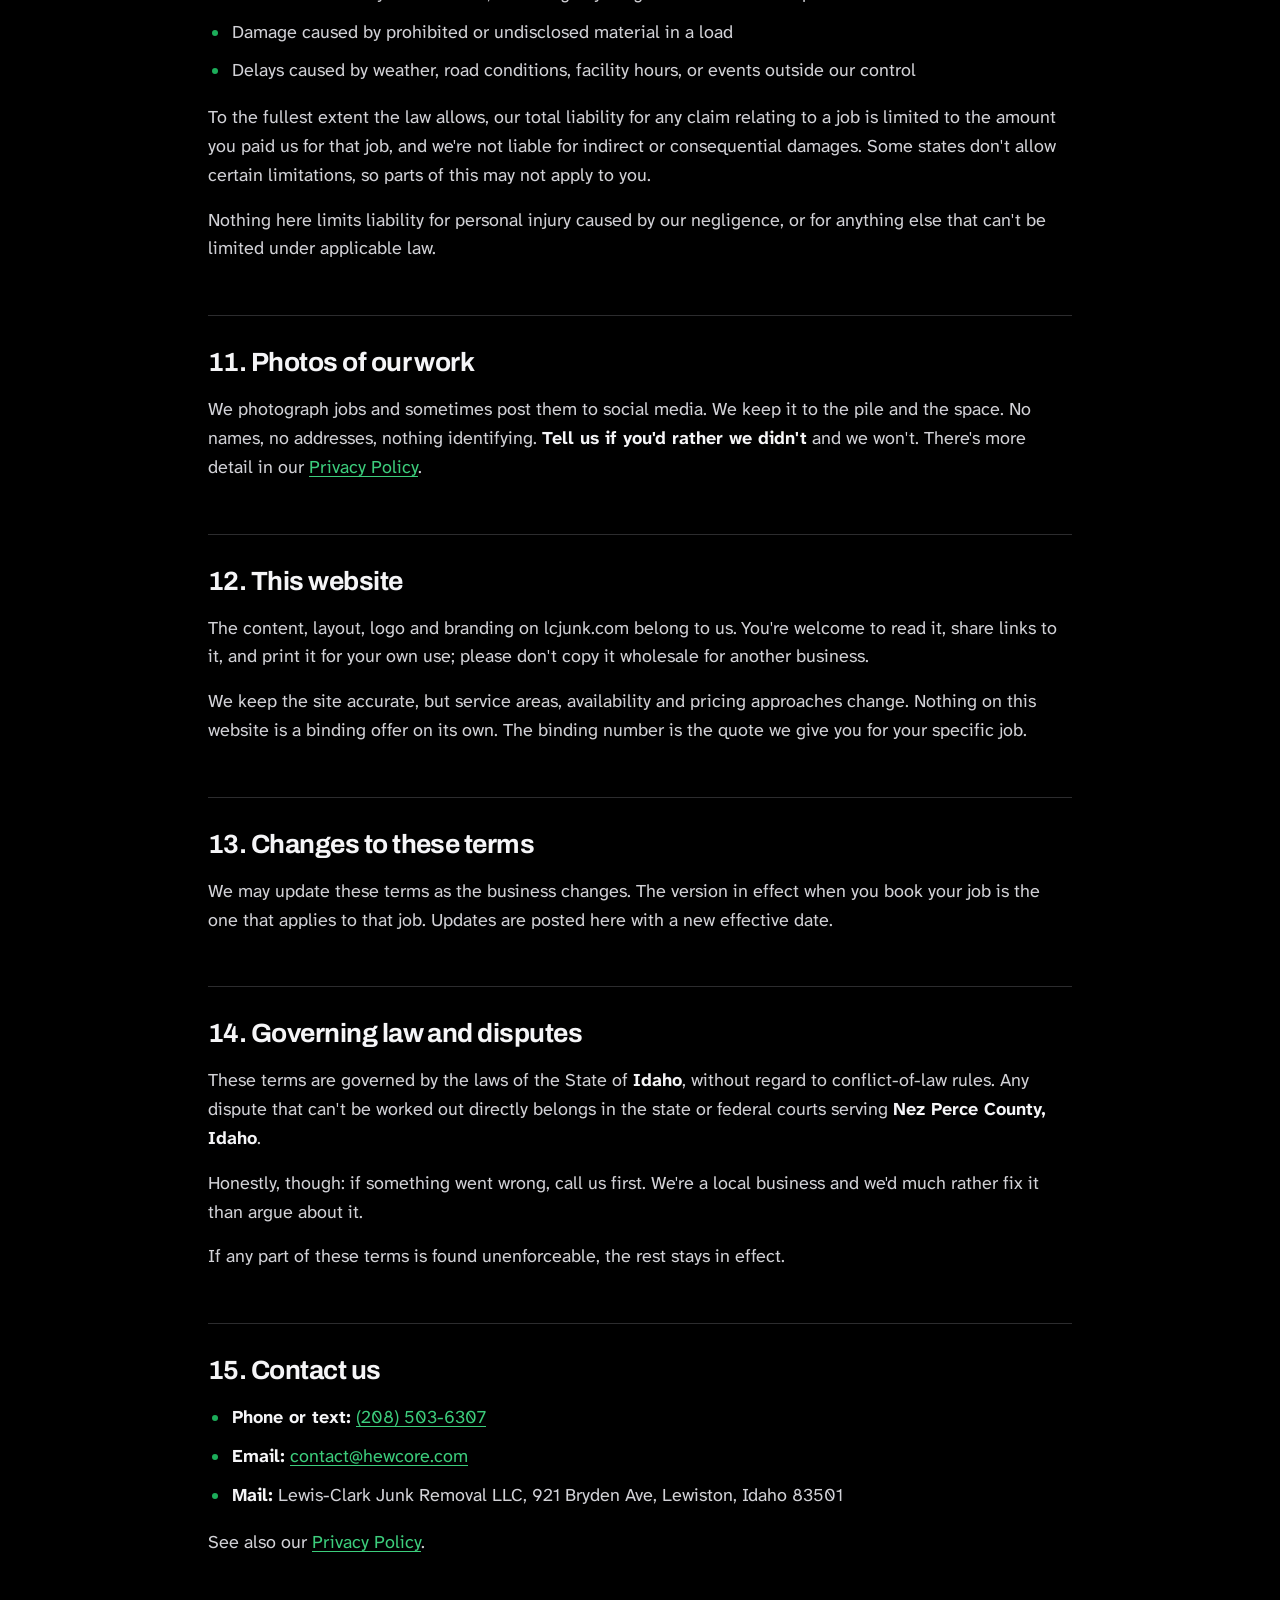
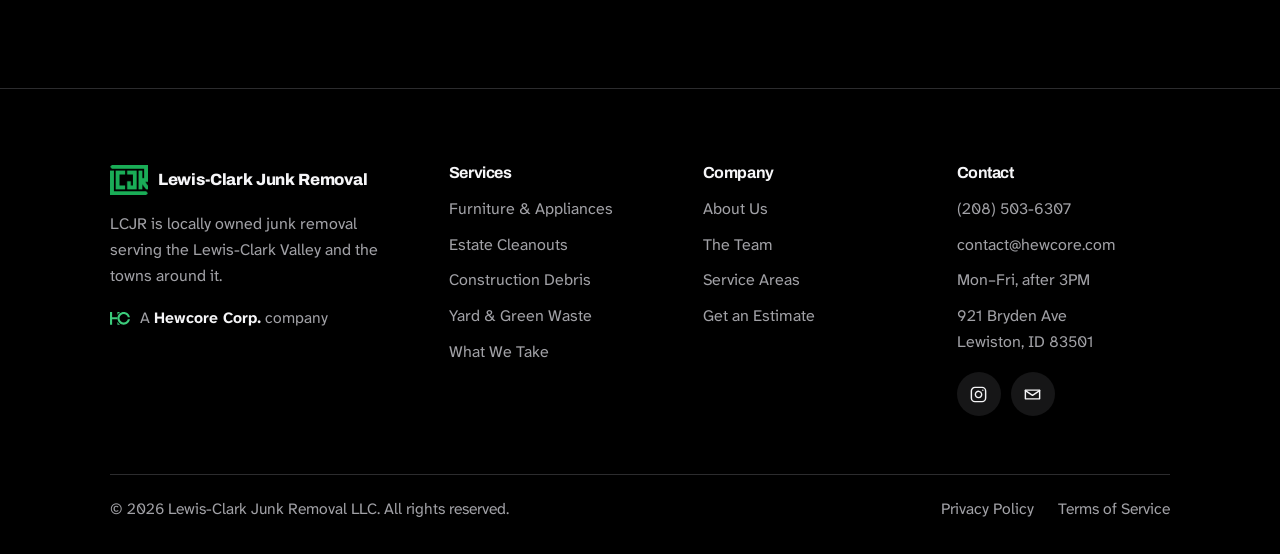
<file: terms.html>
<!DOCTYPE html>
<!--
    TERMS OF SERVICE — NOT LEGAL ADVICE

    Written to match how this business actually operates as described
    elsewhere on the site: flat volume-based quotes, 24-hour turnaround, no
    hazardous material, invoiced commercial accounts. It has NOT been reviewed
    by a lawyer. The liability, indemnity and dispute sections are where a real
    attorney earns their fee — get those looked at before relying on them.

    Entity details are filled in as of 30 Sep 2026:
      Lewis-Clark Junk Removal LLC · 921 Bryden Ave, Lewiston, Idaho 83501
      contact@hewcore.com · Idaho law · Nez Perce County venue

    Things here that mirror something else, and break quietly if only one side
    changes:

      Section 1  — 18+ is enforced in code, in two places: quote.js gates both
                   the submit button and the abandoned-form capture, and
                   POST /api/requests returns 403 without isAdult. Do not
                   soften the wording without removing the enforcement, or the
                   reverse.
      Section 3  — the estimate-vs-quote line the quote page depends on.
      Section 8  — 25% deposit at or over $400, mirroring the ops app. Change
                   one and the other disagrees in front of a customer.
      Section 9  — invoices due in 15 days unless agreed otherwise in writing.
                   Deliberately a default rather than a hard rule, so agreeing
                   net 30 with a property manager does not contradict this page.
      Section 10 — 7 days is framed as when we can still investigate, not as a
                   bar on a real claim. That framing is intentional: a short
                   contractual cut-off on all liability is both unfriendly and
                   shakier to enforce.

    If you start charging cancellation fees or carry insurance you want to
    advertise, sections 5 and 10 need to change to match.
-->
<html lang="en">

<head>
    <meta charset="utf-8">
    <meta name="viewport" content="width=device-width, initial-scale=1.0, viewport-fit=cover">
    <meta name="description" content="The terms that apply when Lewis-Clark Junk Removal hauls for you: how quotes work, what we can't take, payment, damage claims and commercial accounts.">
    <meta name="robots" content="index, follow, max-image-preview:large">
    <meta name="theme-color" content="#000000">
    <title>Terms of Service | LCJR Lewis-Clark Junk Removal</title>
    <meta property="og:title" content="Terms of Service | LCJR Lewis-Clark Junk Removal">
    <meta property="og:description" content="How quotes work, what we can't haul, payment, and commercial accounts.">
    <meta property="og:type" content="website">
    <meta property="og:url" content="https://lcjunk.com/terms.html">
    <meta property="og:site_name" content="LCJR">
    <meta property="og:image" content="https://lcjunk.com/images/lcjr-og.png">
    <meta property="og:image:width" content="1200">
    <meta property="og:image:height" content="630">
    <meta property="og:image:alt" content="LCJR, Lewis-Clark Junk Removal. Lewiston, ID and Clarkston, WA.">
    <meta name="twitter:card" content="summary_large_image">
    <link rel="canonical" href="https://lcjunk.com/terms.html">
    <link rel="stylesheet" href="/src/style.css?v=27">
    <link rel="icon" href="/favicon.ico" sizes="16x16 32x32 48x48">
    <link rel="icon" type="image/png" sizes="32x32" href="/images/favicon-32x32.png">
    <link rel="icon" type="image/png" sizes="48x48" href="/images/favicon-48x48.png">
    <link rel="icon" type="image/png" sizes="96x96" href="/images/favicon-96x96.png">
    <link rel="icon" type="image/png" sizes="192x192" href="/images/android-chrome-192x192.png">
    <link rel="apple-touch-icon" sizes="180x180" href="/images/apple-touch-icon.png">
    <link rel="manifest" href="/site.webmanifest">
    <link rel="preconnect" href="https://fonts.googleapis.com">
    <link rel="preconnect" href="https://fonts.gstatic.com" crossorigin>
    <link href="https://fonts.googleapis.com/css2?family=Archivo:wght@600..800&family=Atkinson+Hyperlegible+Next:wght@400..700&display=swap" rel="stylesheet">
    <script>document.documentElement.classList.add("js");</script>
</head>

<body>
    <a class="skip-link" href="#main">Skip to content</a>

    <header class="site-header">
        <div class="header-inner">
            <button class="nav-toggle" type="button" aria-expanded="false" aria-controls="primary-nav">
                <span></span>
                <span class="sr-only">Menu</span>
            </button>

            <a class="brand" href="/" aria-label="Lewis-Clark Junk Removal home">
                <img src="/images/lcjr-emblem-light.png" alt="" width="800" height="630">
                <span class="brand-name">Lewis-Clark Junk Removal</span>
            </a>

            <nav class="nav" id="primary-nav" aria-label="Primary">
                <a href="/#how">How It Works</a>
                <a href="/#take">What We Take</a>
                <a href="/#areas">Areas</a>
                <a href="/b2b.html" hidden>Commercial Clients</a>
                <a href="/aboutus.html">About</a>
                <div class="nav-extra">
                    <a class="btn btn--primary btn--lg" href="/quote.html">Get a free estimate</a>
                    <a class="link-more" href="tel:+12085036307">Call (208) 503-6307</a>
                </div>
            </nav>

            <div class="header-actions">
                <a class="header-phone" href="tel:+12085036307">(208) 503-6307</a>
                <a class="btn btn--primary btn--sm" href="/quote.html">Get an estimate</a>
            </div>

            <a class="header-call" href="tel:+12085036307" aria-label="Call (208) 503-6307"><svg class="icon" viewBox="0 0 24 24" aria-hidden="true"><path d="M8.2 3.5 10 7.4 8 9.3a11.5 11.5 0 0 0 6.7 6.7l1.9-2 3.9 1.8v3.4a1.6 1.6 0 0 1-1.8 1.6C11 20.2 3.8 13 3.3 4.2A1.6 1.6 0 0 1 4.9 2.4h3.3Z"/></svg></a>
        </div>
    </header>

    <main id="main">

        <section class="page-head page-head--slim">
            <div class="container">
                <nav class="breadcrumb" aria-label="Breadcrumb">
                    <a href="/">Home</a> <span aria-hidden="true">/</span> <span>Terms of Service</span>
                </nav>
                <span class="eyebrow">Legal</span>
                <h1>Terms Of <span class="accent">Service</span></h1>
                <p class="lead">The ground rules for hiring us: how quotes work, what we can't put in the
                    truck, and who's responsible for what.</p>
            </div>
        </section>

        <section class="section">
            <div class="container">
                <div class="legal">

                    <div class="legal-meta">
                        <span><strong>Effective:</strong> September 30, 2026</span>
                        <span><strong>Applies to:</strong> all hauling work and use of lcjunk.com</span>
                    </div>

                    <div class="legal-note">
                        <h3>The short version</h3>
                        <p>The number the website's estimate tool shows you is an <strong>estimate</strong>.
                            The real price is set by a supervisor after they've seen the job, and you hear it
                            before anyone lifts anything. We can't take hazardous material. Once it's on the
                            truck, it's ours to dispose of, so check the pile before we load. Residential
                            jobs are paid when the work is done; business accounts are invoiced.</p>
                    </div>

                    <nav class="legal-toc" aria-label="Contents">
                        <h4>Contents</h4>
                        <ol>
                            <li><a href="#agreement">Agreeing to these terms</a></li>
                            <li><a href="#services">What we do</a></li>
                            <li><a href="#quotes">Quotes and pricing</a></li>
                            <li><a href="#scheduling">Scheduling and access</a></li>
                            <li><a href="#cancel">Changes and cancellations</a></li>
                            <li><a href="#prohibited">What we can't take</a></li>
                            <li><a href="#ownership">Your property and what happens to it</a></li>
                            <li><a href="#payment">Payment</a></li>
                            <li><a href="#commercial">Commercial accounts</a></li>
                            <li><a href="#damage">Damage and liability</a></li>
                            <li><a href="#photos">Photos of our work</a></li>
                            <li><a href="#website">This website</a></li>
                            <li><a href="#changes">Changes to these terms</a></li>
                            <li><a href="#law">Governing law and disputes</a></li>
                            <li><a href="#contact">Contact us</a></li>
                        </ol>
                    </nav>

                    <h2 id="agreement">1. Agreeing to these terms</h2>
                    <p>These terms are an agreement between you and <strong>Lewis-Clark Junk Removal LLC</strong>,
                        doing business as Lewis-Clark Junk Removal ("LCJR", "we", "us"), a
                        <strong>Hewcore Corp.</strong> company. They apply when you request a quote, book a
                        job, or use this website.</p>
                    <p><strong>You must be 18 or older to use this service.</strong> The estimate tool asks
                        you to confirm it and will not submit without it, and the confirmation is checked
                        again on our side before anything is recorded. If you are under 18, ask a parent or
                        guardian to contact us instead. We are not trying to be awkward, but agreeing a
                        price and having property hauled away is not a minor's decision to make.</p>
                    <p>By booking work with us you are also confirming that you either own the property and
                        items involved, or have the owner's permission to have them removed.</p>
                    <p>If we learn that a request came from someone under 18, we will not carry out the work
                        and we will delete the details. See <a href="/privacy.html#children">Age, and why we
                        ask</a> in the Privacy Policy.</p>

                    <h2 id="services">2. What we do</h2>
                    <p>We haul junk: furniture and appliances, construction debris, estate and garage
                        cleanouts, yard and green waste, and similar work for homes and businesses in the
                        Lewis-Clark Valley and the surrounding area.</p>
                    <p>We are not movers, demolition contractors, cleaners, or a hazardous waste service. We
                        load, remove and dispose of material. We don't perform demolition, disconnect gas or
                        electrical appliances, or deep-clean a space beyond sweeping up after ourselves.</p>

                    <h2 id="quotes">3. Quotes and pricing</h2>

                    <h3>How the price is set</h3>
                    <p>Pricing is based on <strong>how much room your load takes up in the truck</strong>,
                        not weight, not hourly. You get one flat number before we start work, and that
                        number doesn't change while we're loading.</p>

                    <h3>The online estimate tool is not a quote</h3>
                    <p>The calculator on our <a href="/quote.html">quote page</a> works from what you tell
                        it: the load fraction you pick and the items you list. It produces an
                        <strong>estimate</strong>, and we label it that way on every screen because the
                        distinction matters.</p>
                    <p>The same goes for a figure given over the phone, by text, or from photos. All of
                        them rest on your description of the job. <strong>The binding number is the one a
                        supervisor gives you on site</strong>, once we can see the actual load, and always
                        before any work begins. Most of the time it matches the estimate. When it doesn't,
                        you get the real number first and you're free to decline.</p>

                    <h3>When a price can change</h3>
                    <p>If what's actually there is materially different from what was described (more
                        volume, items we were not told about, or conditions that make the job substantially
                        harder), we'll stop, tell you, and give you a revised price. You can accept it or
                        decline and owe us nothing. <strong>We will never quietly add charges after the
                        fact.</strong></p>
                    <p>Certain items carry disposal fees charged by the facility that accepts them: things
                        like mattresses, tires, appliances containing refrigerant, and electronics. Where
                        those apply we'll tell you before loading, not after.</p>

                    <h2 id="scheduling">4. Scheduling and access</h2>
                    <p>We aim for 24-hour turnaround on most valley jobs and we'll give you an arrival
                        window. Weather, traffic, landfill hours, and jobs that run long are real, so a
                        window is our best commitment, not a guarantee. If we're going to miss it, you'll
                        hear it from us.</p>
                    <p>You're responsible for making sure we can actually get to the items: unlocked
                        gates, a place to park the truck, and a clear path. If we arrive and can't access
                        the job, or nobody is there to confirm what's going, we may have to reschedule.</p>
                    <p>You don't have to be present. If everything is outside, in a garage, or otherwise
                        easy to identify, we can do the pickup and send photos when it's done, but you're
                        responsible for clearly identifying what goes and what stays.</p>

                    <h2 id="cancel">5. Changes and cancellations</h2>
                    <p>Plans change. Cancel or reschedule by calling or texting
                        <a href="tel:+12085036307">(208) 503-6307</a>. We just ask for as much notice as
                        you can reasonably give. We don't charge a cancellation fee for residential jobs.
                        If you paid a deposit under section 8 and cancel before we start, it comes back to
                        you.</p>
                    <p>We may cancel or reschedule if conditions are unsafe, if the job turns out to be
                        outside what we do, or if the load includes material we're not permitted to take.</p>

                    <h2 id="prohibited">6. What we can't take</h2>
                    <p>Some material we're legally not allowed to haul, and some is simply unsafe. We
                        cannot accept:</p>
                    <ul>
                        <li>Paint, solvents, chemicals, fuel, oil, and other hazardous liquids</li>
                        <li>Asbestos and any material that may contain it</li>
                        <li>Ammunition, explosives, and flammable or pressurized containers</li>
                        <li>Medical or biological waste, including sharps</li>
                        <li>Human or animal remains</li>
                        <li>Anything requiring licensed hazardous-waste handling or environmental
                            remediation</li>
                    </ul>
                    <p>If you're not sure about something, send a photo before we come out and we'll give
                        you a straight answer. If we find prohibited material once we're there, we'll leave
                        it and take the rest.</p>
                    <p>You agree not to conceal prohibited material in a load. If something we were not
                        told about causes injury, property damage, or a disposal penalty, you're
                        responsible for the resulting costs.</p>

                    <h2 id="ownership">7. Your property and what happens to it</h2>
                    <p><strong>Check the pile before we load it.</strong> Once we remove an item at your
                        direction, it's gone. We may recycle it, donate it, or take it to a disposal
                        facility, often the same day. We can't retrieve items after removal and we're not
                        responsible for anything removed as instructed.</p>
                    <p>Title to everything we haul transfers to us at the moment it's loaded, and we decide
                        how it's disposed of. We recycle and donate what we reasonably can.</p>
                    <p>Please pull out anything valuable, sentimental, or containing personal information
                        before we arrive. That applies especially to estate and garage cleanouts, where
                        documents, photographs and small valuables turn up mixed into the pile. We're not
                        able to sort or inspect the contents of what we remove.</p>

                    <h2 id="payment">8. Payment</h2>
                    <p>For residential work, payment is due when the job is finished, unless we've agreed
                        otherwise in writing. We accept the payment methods listed at the time of booking.</p>

                    <h3>Deposits</h3>
                    <p>On larger jobs (currently those priced at <strong>$400 or more</strong>) we take a
                        <strong>25% deposit</strong> to hold the slot. Three things about that:</p>
                    <ul>
                        <li>It is taken by a supervisor <strong>after</strong> they have seen the job and
                            set the real price. Never before.</li>
                        <li>It is never collected through this website. There is no card field anywhere on
                            lcjunk.com, and the estimate tool takes no payment of any kind.</li>
                        <li>It comes off the final bill, and it is refunded if you cancel before we start
                            work.</li>
                    </ul>
                    <p>Smaller residential jobs don't require a deposit. Unpaid balances may accrue
                        reasonable late charges to the extent the law allows, and you'd be responsible for
                        reasonable collection costs.</p>

                    <h2 id="commercial">9. Commercial accounts</h2>
                    <p>Business accounts (recurring routes, job-site cleanups, unit turnovers) run
                        differently:</p>
                    <ul>
                        <li>A per-load or per-visit rate agreed in writing before work starts</li>
                        <li>Itemized invoices rather than payment at the curb</li>
                        <li>A standing schedule you can change or pause as your workload changes</li>
                        <li>Per-visit records for your files</li>
                    </ul>
                    <p>A recurring arrangement is not a fixed-term contract. Either of us can change or end
                        it with reasonable notice. Where a separate signed service agreement exists with a
                        business customer, that agreement controls if it conflicts with these terms.</p>

                    <h3>When invoices are due</h3>
                    <p>Unless we have agreed something different with you in writing, invoices are due
                        <strong>within 15 days</strong> of the invoice date.</p>
                    <p>If your accounts payable runs on net 30, say so when we set the account up and we
                        will almost certainly agree to it. Property managers and general contractors
                        usually do, and we would rather match your process than make you fight ours. What
                        we ask is that the terms are settled in writing before the first pickup, so neither
                        of us is guessing at invoice time.</p>

                    <h2 id="damage">10. Damage and liability</h2>
                    <p>We take care in your space. That's the whole job. Still, moving heavy items through
                        doorways and down stairs carries real risk, so here's where we stand.</p>
                    <p>We'll take responsibility for damage to your property caused by our negligence.</p>

                    <h3>Tell us within 7 days</h3>
                    <p>Please report damage within <strong>7 days</strong> of the job. That window exists
                        for a practical reason, not a legal trick: a week on, we can still send the same
                        crew back to look at it, check the before-and-after photos from that job, and tell
                        whether a scuff was ours. A month on, nobody can honestly say, and that helps
                        neither of us.</p>
                    <p>So treat 7 days as <em>when we can do something about it</em>, not as a deadline
                        that wipes out a real claim. If you find damage later, still tell us. It is harder
                        to establish, and we may not be able to accept it, but we would rather hear about
                        it than have you assume the door is shut. Nothing in this paragraph shortens any
                        period Idaho law gives you to bring a claim.</p>
                    <p>We're not responsible for:</p>
                    <ul>
                        <li>Wear consistent with moving large items through tight spaces you've asked us to
                            use, where we've flagged the risk beforehand</li>
                        <li>Pre-existing damage, or damage to surfaces already in poor condition</li>
                        <li>Items removed at your direction, including anything valuable left in the pile</li>
                        <li>Damage caused by prohibited or undisclosed material in a load</li>
                        <li>Delays caused by weather, road conditions, facility hours, or events outside
                            our control</li>
                    </ul>
                    <p>To the fullest extent the law allows, our total liability for any claim relating to
                        a job is limited to the amount you paid us for that job, and we're not liable for
                        indirect or consequential damages. Some states don't allow certain limitations, so
                        parts of this may not apply to you.</p>
                    <p>Nothing here limits liability for personal injury caused by our negligence, or for
                        anything else that can't be limited under applicable law.</p>

                    <h2 id="photos">11. Photos of our work</h2>
                    <p>We photograph jobs and sometimes post them to social media. We keep it to the pile
                        and the space. No names, no addresses, nothing identifying. <strong>Tell us if
                        you'd rather we didn't</strong> and we won't. There's more detail in our
                        <a href="/privacy.html">Privacy Policy</a>.</p>

                    <h2 id="website">12. This website</h2>
                    <p>The content, layout, logo and branding on lcjunk.com belong to us. You're welcome to
                        read it, share links to it, and print it for your own use; please don't copy it
                        wholesale for another business.</p>
                    <p>We keep the site accurate, but service areas, availability and pricing approaches
                        change. Nothing on this website is a binding offer on its own. The binding number
                        is the quote we give you for your specific job.</p>

                    <h2 id="changes">13. Changes to these terms</h2>
                    <p>We may update these terms as the business changes. The version in effect when you
                        book your job is the one that applies to that job. Updates are posted here with a
                        new effective date.</p>

                    <h2 id="law">14. Governing law and disputes</h2>
                    <p>These terms are governed by the laws of the State of <strong>Idaho</strong>,
                        without regard to conflict-of-law rules. Any dispute that can't be worked out
                        directly belongs in the state or federal courts serving
                        <strong>Nez Perce County, Idaho</strong>.</p>
                    <p>Honestly, though: if something went wrong, call us first. We're a local business and
                        we'd much rather fix it than argue about it.</p>
                    <p>If any part of these terms is found unenforceable, the rest stays in effect.</p>

                    <h2 id="contact">15. Contact us</h2>
                    <ul>
                        <li><strong>Phone or text:</strong> <a href="tel:+12085036307">(208) 503-6307</a></li>
                        <li><strong>Email:</strong> <a href="mailto:contact@hewcore.com">contact@hewcore.com</a></li>
                        <li><strong>Mail:</strong> Lewis-Clark Junk Removal LLC, 921 Bryden Ave, Lewiston, Idaho 83501</li>
                    </ul>
                    <p>See also our <a href="/privacy.html">Privacy Policy</a>.</p>

                </div>
            </div>
        </section>

    </main>

    <footer class="site-footer">
        <div class="container">
            <div class="footer-grid">
                <div class="footer-brand">
                    <a class="footer-logo" href="/"><img src="/images/lcjr-emblem-light.png" alt="" width="800" height="630"><span class="brand-name">Lewis-Clark Junk Removal</span></a>
                    <p>LCJR is locally owned junk removal serving the Lewis-Clark Valley and the towns around it.</p>
                    <p class="footer-owner">
                        <span class="owner-dot" aria-hidden="true"><svg viewBox="268 546 1512 956" fill="currentColor" aria-hidden="true"><path d="M836.38,1103.24h-409.13v398.4h-158.5v-955.28h158.5v398.4h409.13c-4.31,25.78-6.55,52.24-6.55,79.24,0,.68,0,1.36.01,2.04v.05c.11,26.28,2.34,52.04,6.54,77.15Z"/><path d="M1032.42,546.36c-83.49,47.65-153.27,116.58-201.97,199.38v-199.38h201.97Z"/><path d="M1032.42,1501.64h-202.59v-200.44c48.72,83.28,118.74,152.58,202.59,200.44Z"/><path d="M1779.25,1099.06c-36,228.13-233.51,402.58-471.77,402.58-122.69,0-234.57-46.27-319.16-122.29-78.68-70.71-133.75-167.17-151.94-276.11-4.19-25.11-6.43-50.87-6.54-77.15v-.05c-.01-.68-.01-1.36-.01-2.04,0-27,2.24-53.47,6.55-79.24,18.19-108.95,73.25-205.4,151.94-276.11,84.58-76.02,196.47-122.29,319.16-122.29,235.35,0,430.92,170.2,470.39,394.22h-162.25c-36.68-135.8-160.74-235.72-308.13-235.72s-274,101.97-309.24,239.9c-6.48,25.34-9.92,51.88-9.92,79.24s3.43,53.91,9.92,79.24c35.24,137.93,160.34,239.91,309.24,239.91s276.51-104.05,310.26-244.09h161.51Z"/></svg></span>
                        <span>A <strong>Hewcore Corp.</strong> company</span>
                    </p>
                </div>

                <nav class="footer-col" aria-label="Services">
                    <h2 class="footer-h">Services</h2>
                    <ul>
                        <li><a href="/#jobs">Furniture &amp; Appliances</a></li>
                        <li><a href="/#jobs">Estate Cleanouts</a></li>
                        <li><a href="/#jobs">Construction Debris</a></li>
                        <li><a href="/#jobs">Yard &amp; Green Waste</a></li>
                        <li><a href="/#take">What We Take</a></li>
                    </ul>
                </nav>

                <nav class="footer-col" aria-label="Company">
                    <h2 class="footer-h">Company</h2>
                    <ul>
                        <li hidden><a href="/b2b.html">Commercial Clients</a></li>
                        <li><a href="/aboutus.html">About Us</a></li>
                        <li><a href="/aboutus.html#team">The Team</a></li>
                        <li><a href="/#areas">Service Areas</a></li>
                        <li><a href="/quote.html">Get an Estimate</a></li>
                    </ul>
                </nav>

                <div class="footer-col">
                    <h2 class="footer-h">Contact</h2>
                    <ul>
                        <li><a href="tel:+12085036307">(208) 503-6307</a></li>
                        <li><a href="mailto:contact@hewcore.com">contact@hewcore.com</a></li>
                        <li>Mon&ndash;Fri, after 3PM</li>
                        <li><address>921 Bryden Ave<br>Lewiston, ID 83501</address></li>
                    </ul>
                    <div class="footer-social">
                        <a href="https://www.instagram.com/lewisclarkjunkremoval/" target="_blank" rel="noopener"
                            aria-label="Lewis-Clark Junk Removal on Instagram"><svg class="icon" viewBox="0 0 24 24" aria-hidden="true"><path d="M7.5 3h9A4.5 4.5 0 0 1 21 7.5v9a4.5 4.5 0 0 1-4.5 4.5h-9A4.5 4.5 0 0 1 3 16.5v-9A4.5 4.5 0 0 1 7.5 3Z"/><path d="M16 11.4a4 4 0 1 1-3.4-3.4 4 4 0 0 1 3.4 3.4Z"/><path d="M17.5 6.6h.01"/></svg></a>
                        <a href="mailto:contact@hewcore.com" aria-label="Email Lewis-Clark Junk Removal"><svg class="icon" viewBox="0 0 24 24" aria-hidden="true"><path d="M3 6.5h18v11H3z"/><path d="m3 7 9 6 9-6"/></svg></a>
                    </div>
                </div>
            </div>

            <div class="footer-bottom">
                <p>&copy; 2026 Lewis-Clark Junk Removal LLC. All rights reserved.</p>
                <nav class="footer-legal" aria-label="Legal">
                    <a href="/privacy.html">Privacy Policy</a>
                    <a href="/terms.html">Terms of Service</a>
                </nav>
            </div>
        </div>
    </footer>

    <nav class="mbar" aria-label="Quick contact">
        <a class="mbar-btn" href="tel:+12085036307"><svg class="icon" viewBox="0 0 24 24" aria-hidden="true"><path d="M8.2 3.5 10 7.4 8 9.3a11.5 11.5 0 0 0 6.7 6.7l1.9-2 3.9 1.8v3.4a1.6 1.6 0 0 1-1.8 1.6C11 20.2 3.8 13 3.3 4.2A1.6 1.6 0 0 1 4.9 2.4h3.3Z"/></svg><span>Call</span></a>
        <a class="mbar-btn" href="sms:+12085036307"><svg class="icon" viewBox="0 0 24 24" aria-hidden="true"><path d="M4 5.5h16v10H9l-5 4z"/></svg><span>Text</span></a>
        <a class="mbar-btn mbar-btn--primary" href="/quote.html"><span>Estimate</span></a>
    </nav>

    <script src="/src/main.js?v=27" defer></script>
</body>

</html>
</file>
<file: src/style.css>
/* ==========================================================================
   Lewis-Clark Junk Removal — design system

   Modelled on how Apple builds its pages: one idea per block, a lot of
   space, big tight headlines, pill buttons, and a single accent colour doing
   all the work — ours is the emblem's green, on true black.

   Cards are frosted glass: a faint translucent fill, a hairline edge and a
   blur, over soft pools of green light behind the sections. On flat black
   glass has nothing to show through, so the light is what makes it read.

   It still has to serve a property manager pricing a turnover and someone in
   their seventies clearing a parent's house, so: Atkinson Hyperlegible for
   reading (drawn for low-vision readers), 18px body text, large tap targets,
   the phone number always a glance away. Nothing moves on its own except the
   homepage hero texture, which is decorative and stops under
   prefers-reduced-motion. Hi-vis lime survives in exactly two places — the
   live dot on the stats and the caution tape on "We can't take".

   Contrast: every text/background pair was measured for WCAG AA. Buttons
   are dark text on green; white on this green measures under 3:1.
   ========================================================================== */

:root {
  /* Type: Archivo for headings (sturdy, matches the emblem), Atkinson
     Hyperlegible for reading. */
  --font-display: "Archivo", -apple-system, BlinkMacSystemFont, "Segoe UI", system-ui, sans-serif;
  --font-body: "Atkinson Hyperlegible Next", "Atkinson Hyperlegible", -apple-system, "Segoe UI", system-ui, sans-serif;
  --display-weight: 700;
  --display-tracking: -.028em;

  /* Brand */
  --brand: #1cad5a;            /* the emblem */
  --brand-hi: #2bc06c;         /* the same green, lifted for text on black */
  --brand-hover: #25bd66;
  --on-brand: #04140a;
  --lime: #d4f24b;             /* minor accent only — see the header note */
  --ink-fixed: #000;
  --danger: #ff8a7d;

  /* Black */
  --bg: #000;
  --tile: #161617;
  --tile-2: #232325;
  --line: #2c2c2e;
  --line-strong: #3a3a3c;
  --ink: #f5f5f7;
  --body: #d2d2d7;
  --muted: #a1a1a6;
  --accent: #3ccd7c;           /* links and small green text */
  --focus: var(--brand-hi);

  /* Glass */
  --glass: linear-gradient(180deg, rgba(255, 255, 255, .075), rgba(255, 255, 255, .03));
  --glass-hover: linear-gradient(180deg, rgba(255, 255, 255, .1), rgba(255, 255, 255, .045));
  --glass-edge: rgba(255, 255, 255, .1);
  --glass-green: linear-gradient(180deg, rgba(28, 173, 90, .24), rgba(28, 173, 90, .09));
  --glass-green-edge: rgba(43, 192, 108, .3);

  --r-tile: 30px;
  --r-card: 22px;
  --r: 14px;
  --r-sm: 10px;
  --container: 1240px;
  --gutter: clamp(22px, 7vw, 112px);
  --pad: clamp(30px, 4vw, 56px);
  --gap: clamp(16px, 2vw, 24px);
  --header-h: 60px;
  --ease: cubic-bezier(.25, .1, .25, 1);
}

/* --------------------------------------------------------------- Reset -- */

*, *::before, *::after { box-sizing: border-box; }
* { margin: 0; padding: 0; }

html {
  -webkit-text-size-adjust: 100%;
  scroll-behavior: smooth;
  scroll-padding-top: calc(var(--header-h) + 20px);
  background: var(--bg);
}
html.nav-open { overflow: hidden; }
html.nav-open .mbar { display: none; }

body {
  font-family: var(--font-body);
  font-size: 1.125rem;
  line-height: 1.6;
  color: var(--body);
  background: var(--bg);
  -webkit-font-smoothing: antialiased;
  text-rendering: optimizeLegibility;
}

img, svg { display: block; max-width: 100%; }
img { height: auto; }
a { color: inherit; text-decoration: none; }
ul, ol { list-style: none; }
button, input, select, textarea { font: inherit; color: inherit; }
button { background: none; border: 0; cursor: pointer; }
table { border-collapse: collapse; }
fieldset { border: 0; min-width: 0; }

:focus-visible { outline: 3px solid var(--focus); outline-offset: 3px; }
/* On a green surface a green ring disappears. */
.strip :focus-visible,
.callcard :focus-visible,
.aside-card--photo :focus-visible { outline-color: var(--ink-fixed); }

.icon {
  width: 1.2em;
  height: 1.2em;
  flex-shrink: 0;
  fill: none;
  stroke: currentColor;
  stroke-width: 1.8;
  stroke-linecap: round;
  stroke-linejoin: round;
}

/* ---------------------------------------------------------- Typography -- */

h1, h2, h3, h4 {
  font-family: var(--font-display);
  font-weight: var(--display-weight);
  color: var(--ink);
  line-height: 1.1;
  letter-spacing: -.015em;
  text-wrap: balance;
}

h1 {
  font-size: clamp(2.8rem, 6.6vw, 5.4rem);
  font-weight: 800;
  line-height: 1.02;
  letter-spacing: var(--display-tracking);
}

h2 {
  font-size: clamp(2.1rem, 4.2vw, 3.4rem);
  line-height: 1.06;
  letter-spacing: var(--display-tracking);
}

h3 { font-size: 1.3rem; font-weight: 700; }
h4 { font-size: 1.08rem; font-weight: 700; }

p { max-width: 64ch; }
strong { font-weight: 700; color: var(--ink); }

.lead {
  font-size: clamp(1.18rem, 1.7vw, 1.38rem);
  line-height: 1.5;
  color: var(--body);
}

.mark, .accent { color: var(--brand-hi); }

.eyebrow {
  display: block;
  font-size: .95rem;
  font-weight: 700;
  color: var(--accent);
  margin-bottom: 10px;
}

/* "Learn more ›" — Apple's text link. */
.link-more {
  display: inline-flex;
  align-items: center;
  gap: .3em;
  min-height: 44px;
  font-size: 1.08rem;
  font-weight: 600;
  color: var(--accent);
}
.link-more::after {
  content: "\203A";
  font-size: 1.3em;
  line-height: 1;
  transform: translateY(-.04em);
  transition: transform .2s var(--ease);
}
.link-more:hover { text-decoration: underline; text-underline-offset: 4px; }
.link-more:hover::after { transform: translate(3px, -.04em); }

/* -------------------------------------------------------------- Layout -- */

.container {
  width: 100%;
  max-width: var(--container);
  margin-inline: auto;
  padding-inline: var(--gutter);
}

.section { position: relative; padding: clamp(72px, 9vw, 128px) 0; }
.section--flush-top { padding-top: 0; }
.section--tight { padding: clamp(44px, 5vw, 72px) 0; }

/* Soft pools of green light behind the glass. Decorative, so they sit
   under everything and never catch the pointer. */
.section--glow::before,
.section--glow-alt::before {
  content: "";
  position: absolute;
  inset: 0;
  z-index: -1;
  pointer-events: none;
  background:
    radial-gradient(42% 32% at 12% 30%, rgba(28, 173, 90, .17), transparent 70%),
    radial-gradient(38% 30% at 90% 72%, rgba(28, 173, 90, .12), transparent 70%);
}
.section--glow-alt::before {
  background:
    radial-gradient(40% 40% at 80% 20%, rgba(28, 173, 90, .13), transparent 70%),
    radial-gradient(34% 34% at 8% 85%, rgba(28, 173, 90, .09), transparent 70%);
}
main { position: relative; z-index: 0; }

.section-head { max-width: 780px; margin-bottom: clamp(36px, 4.5vw, 60px); }
.section-head h2 + p { margin-top: 16px; font-size: clamp(1.15rem, 1.5vw, 1.3rem); color: var(--muted); max-width: 46ch; }
.section-head p a { color: var(--accent); text-decoration: underline; text-underline-offset: 3px; }
.section-head .eyebrow { margin-bottom: 8px; }
.section-head--split { max-width: 780px; }
.section-head--split > p { margin-top: 16px; font-size: clamp(1.15rem, 1.5vw, 1.3rem); color: var(--muted); max-width: 46ch; }

/* ---------------------------------------------------------------- Glass -- */

/* Every card on the site is the same frosted panel. */
.tile, .job, .take, .rule, .local, .badge, .owner, .hiring, .tile--commercial,
.industry, .table-scroll, .form-card, .aside-card, .story-body, .legal-meta, .legal-toc {
  background: var(--glass);
  border: 1px solid var(--glass-edge);
  border-radius: var(--r-tile);
  -webkit-backdrop-filter: blur(24px) saturate(150%);
  backdrop-filter: blur(24px) saturate(150%);
  box-shadow: inset 0 1px 0 rgba(255, 255, 255, .06), 0 30px 60px -40px rgba(0, 0, 0, .9);
}
/* The green variant, for the few things that should stand apart. */
.pull, .legal-note {
  background: var(--glass-green);
  border: 1px solid var(--glass-green-edge);
  border-radius: var(--r-tile);
  -webkit-backdrop-filter: blur(24px) saturate(150%);
  backdrop-filter: blur(24px) saturate(150%);
  box-shadow: inset 0 1px 0 rgba(255, 255, 255, .07);
}

.tile { padding: var(--pad); }
.tile-title { font-size: clamp(1.7rem, 2.6vw, 2.2rem); font-weight: 700; letter-spacing: -.025em; line-height: 1.1; }
.tile-sub { margin-top: 10px; color: var(--muted); font-size: 1.1rem; }
.tile-note { margin-top: 26px; font-size: 1rem; color: var(--muted); line-height: 1.6; }

/* ------------------------------------------------------------- Buttons -- */

.btn {
  display: inline-flex;
  align-items: center;
  justify-content: center;
  gap: 10px;
  min-height: 50px;
  padding: 12px 26px;
  font-family: var(--font-body);
  font-size: 1.06rem;
  font-weight: 700;
  line-height: 1.15;
  text-align: center;
  border: 1.5px solid transparent;
  border-radius: 999px;
  cursor: pointer;
  white-space: nowrap;
  transition: background-color .2s var(--ease), border-color .2s var(--ease), color .2s var(--ease);
}
.btn .icon { width: 19px; height: 19px; stroke-width: 2.2; }

.btn--primary { background: var(--brand); color: var(--on-brand); }
.btn--primary:hover { background: var(--brand-hover); }

.btn--dark { background: var(--ink-fixed); color: var(--ink); }
.btn--dark:hover { background: #1a1a1b; }

.btn--ghost { background: rgba(255, 255, 255, .02); color: var(--ink); border-color: rgba(255, 255, 255, .22); }
.btn--ghost:hover { border-color: var(--ink); }

.btn--lg { min-height: 56px; padding: 14px 32px; font-size: 1.12rem; }
.btn--sm { min-height: 38px; padding: 8px 18px; font-size: .95rem; }
.btn--block { width: 100%; }

.btn-row { display: flex; flex-wrap: wrap; gap: 12px 26px; align-items: center; }
.btn-row--center { justify-content: center; }

/* -------------------------------------------------------------- Header -- */

/* Full width, edge to edge: name on the left, links in the middle, phone
   and the estimate button on the right. */
.site-header {
  position: sticky;
  top: 0;
  z-index: 50;
  background: rgba(0, 0, 0, .9);
  border-bottom: 1px solid rgba(255, 255, 255, .08);
}

.header-inner {
  height: var(--header-h);
  padding-inline: clamp(16px, 2vw, 28px);
  display: grid;
  grid-template-columns: 1fr auto 1fr;
  align-items: center;
  gap: 20px;
}

.brand { display: flex; align-items: center; gap: 10px; min-width: 0; justify-self: start; }
.brand img { width: auto; height: 30px; }
.brand-name {
  font-family: var(--font-display);
  font-size: 1.02rem;
  font-weight: 800;
  letter-spacing: -.01em;
  color: var(--ink);
  white-space: nowrap;
}

.nav { display: flex; align-items: center; justify-content: center; gap: 2px; }
.nav a:not(.btn):not(.link-more) {
  padding: 8px 12px;
  font-size: .95rem;
  font-weight: 500;
  color: var(--body);
  white-space: nowrap;
  border-radius: 999px;
  transition: color .2s var(--ease), background-color .2s var(--ease);
}
.nav a:not(.btn):not(.link-more):hover { color: var(--ink); }
.nav a[aria-current="page"] { color: var(--ink); background: rgba(255, 255, 255, .08); }
.nav-extra { display: none; }

.header-actions { display: flex; align-items: center; justify-content: flex-end; gap: 18px; }
.header-phone { font-size: .98rem; font-weight: 700; color: var(--ink); white-space: nowrap; }
.header-phone:hover { color: var(--brand-hi); }

.nav-toggle, .header-call { display: none; }

/* ---------------------------------------------------------------- Hero -- */

/* A centred statement that fills the first screen, the brand strip as its
   bottom edge. The canvas behind it is src/hero-fx.js. */
.hero {
  min-height: calc(100svh - var(--header-h));
  display: flex;
  flex-direction: column;
}
.hero-main {
  position: relative;
  flex: 1;
  display: flex;
  align-items: center;
  padding: clamp(48px, 8vh, 96px) 0;
  overflow: hidden;
  isolation: isolate;
}
.hero-fx { position: absolute; inset: 0; z-index: 0; display: block; }
.hero-copy { position: relative; z-index: 1; text-align: center; }
/* Let the canvas take the pointer everywhere except the actual controls. */
.js .hero[data-fx]:not([data-fx="none"]) .hero-copy { pointer-events: none; }
.js .hero[data-fx]:not([data-fx="none"]) .hero-copy :is(a, button) { pointer-events: auto; }
/* Paragraphs carry a max-width; centred blocks need auto margins too. */
.hero-copy p, .page-head p, .cta-inner p, .soon p { margin-inline: auto; }
.hero-copy h1 { max-width: 13ch; margin: 0 auto 24px; }
.hero-copy .lead { max-width: 40ch; margin-bottom: 36px; }
.hero-from { margin-top: 24px; font-size: 1rem; color: var(--muted); }
.hero-from span { color: var(--ink); font-weight: 700; font-variant-numeric: tabular-nums; }

.js .hero-copy > * { animation: rise .9s var(--ease) both; }
.js .hero-copy > :nth-child(2) { animation-delay: .06s; }
.js .hero-copy > :nth-child(3) { animation-delay: .12s; }
.js .hero-copy > :nth-child(4) { animation-delay: .18s; }
.js .hero-copy > :nth-child(5) { animation-delay: .24s; }
@keyframes rise { from { opacity: 0; transform: translateY(14px); } }

.strip { position: relative; z-index: 1; background: var(--brand); color: var(--on-brand); }
.strip-list { display: flex; flex-wrap: wrap; justify-content: center; gap: 6px 0; padding-block: 15px; }
.strip-list li { font-size: 1rem; font-weight: 700; white-space: nowrap; }
.strip-list li + li::before { content: "\00B7"; padding: 0 16px; }

/* --------------------------------------------------------------- Bento -- */

/* Rows that read left to right: steps 1-2-3, then pick-a-size beside its
   price, then the numbers beside the service area, then commercial. */
.steps-row { display: grid; grid-template-columns: repeat(3, minmax(0, 1fr)); gap: var(--gap); }
.step-card { display: flex; flex-direction: column; gap: 10px; }
.step-no {
  display: grid;
  place-items: center;
  width: 42px;
  height: 42px;
  margin-bottom: 14px;
  border-radius: 50%;
  background: rgba(28, 173, 90, .18);
  color: var(--accent);
  font-family: var(--font-display);
  font-size: 1.05rem;
  font-weight: 800;
}
.step-card h3 { font-size: 1.4rem; letter-spacing: -.02em; }
.step-card p { color: var(--muted); }

.tile--picker {
  display: grid;
  grid-template-columns: minmax(0, 1.15fr) minmax(0, .85fr);
  gap: clamp(32px, 5vw, 80px);
  align-items: center;
  margin-top: var(--gap);
}
.picker-price {
  padding-left: clamp(0px, 4vw, 64px);
  border-left: 1px solid var(--glass-edge);
  align-self: stretch;
  display: flex;
  flex-direction: column;
  justify-content: center;
}

.duo { display: grid; grid-template-columns: repeat(2, minmax(0, 1fr)); gap: var(--gap); margin-top: var(--gap); }

.tile--commercial {
  display: flex;
  align-items: center;
  justify-content: space-between;
  gap: 24px 48px;
  margin-top: var(--gap);
  padding: var(--pad);
  transition: border-color .25s var(--ease);
}
.tile--commercial:hover { border-color: rgba(43, 192, 108, .55); }
.tile--commercial .tile-sub { color: var(--body); max-width: 52ch; }
.tile--commercial .btn { flex-shrink: 0; }

/* --- Ballpark picker --- */

/* Pickup, drawn in outline and cut away so the load in the bed is visible. */
.pickup { width: 100%; height: clamp(130px, 15vw, 200px); margin: 30px 0 26px; overflow: visible; }
.pk-bed { fill: none; stroke: var(--ink); stroke-width: 3; stroke-linejoin: round; }
.pk-body { fill: rgba(255, 255, 255, .06); stroke: var(--ink); stroke-width: 2.5; stroke-linejoin: round; }
.pk-window { fill: rgba(43, 192, 108, .35); }
.pk-wheel { fill: #000; stroke: var(--ink); stroke-width: 3; }
.pk-hub { fill: var(--ink); }
.pk-ground { stroke: var(--line-strong); stroke-width: 2; stroke-dasharray: 6 6; }
.pk-tick { stroke: var(--muted); stroke-width: 2; }

/* The load: eight layers in the brand green family. Picking a size settles
   that many into the bed, from the floor up. */
.j1 { fill: var(--brand); }
.j2 { fill: #13843f; }
.j3 { fill: #4fd28a; }
.jl { opacity: 0; transform: translateY(-10px); transition: opacity .25s ease, transform .35s var(--ease); }
/* No :has() support: show the default (1/4 = two layers). */
.jl:nth-child(-n+2) { opacity: 1; transform: none; }
.loadtix:has(.seg input:checked) .jl { opacity: 0; transform: translateY(-10px); }
.loadtix:has(#lt-eighth:checked) .jl:nth-child(-n+1),
.loadtix:has(#lt-quarter:checked) .jl:nth-child(-n+2),
.loadtix:has(#lt-half:checked) .jl:nth-child(-n+4),
.loadtix:has(#lt-three_quarter:checked) .jl:nth-child(-n+6),
.loadtix:has(#lt-full:checked) .jl:nth-child(-n+8) {
  opacity: 1;
  transform: none;
  transition-delay: calc(var(--d, 0) * 35ms);
}

.seg-legend { font-size: 1.02rem; font-weight: 700; color: var(--ink); margin-bottom: 14px; }
.seg-options { display: grid; grid-template-columns: repeat(5, minmax(0, 1fr)); gap: 8px; }
.seg-options label { position: relative; cursor: pointer; }
.seg-options input { position: absolute; inset: 0; opacity: 0; cursor: pointer; }
.seg-options span {
  display: grid;
  place-items: center;
  min-height: 50px;
  font-family: var(--font-display);
  font-size: 1.05rem;
  font-weight: 700;
  color: var(--ink);
  background: rgba(255, 255, 255, .07);
  border: 1px solid rgba(255, 255, 255, .08);
  border-radius: 999px;
  transition: background-color .2s var(--ease), color .2s var(--ease), border-color .2s var(--ease);
}
.seg-options label:hover span { background: rgba(255, 255, 255, .13); }
.seg-options input:checked + span { background: var(--brand); border-color: var(--brand); color: var(--on-brand); }
.seg-options input:focus-visible + span { outline: 3px solid var(--focus); outline-offset: 2px; }

.loadtix-readout { display: none; }
.loadtix-readout[data-for="quarter"] { display: block; }
.loadtix:has(.seg input:checked) .loadtix-readout { display: none; }
.loadtix:has(#lt-eighth:checked) [data-for="eighth"],
.loadtix:has(#lt-quarter:checked) [data-for="quarter"],
.loadtix:has(#lt-half:checked) [data-for="half"],
.loadtix:has(#lt-three_quarter:checked) [data-for="three_quarter"],
.loadtix:has(#lt-full:checked) [data-for="full"] { display: block; }

.lt-price {
  font-family: var(--font-display);
  font-size: clamp(3.2rem, 6vw, 4.6rem);
  font-weight: 800;
  line-height: 1;
  letter-spacing: -.04em;
  color: var(--ink);
  font-variant-numeric: tabular-nums;
}
.lt-meta { margin-top: 8px; font-size: 1.02rem; color: var(--muted); }
.lt-hint { margin-top: 14px; font-size: 1.15rem; font-weight: 700; color: var(--ink); }
.loadtix-note { margin: 18px 0 30px; font-size: .98rem; line-height: 1.55; color: var(--muted); }
.picker-price .btn { align-self: flex-start; }

/* --- Stats tile --- */

.eyebrow--live { display: inline-flex; align-items: center; gap: 10px; }
.live-dot { width: 9px; height: 9px; border-radius: 50%; background: var(--lime); box-shadow: 0 0 0 4px rgba(212, 242, 75, .14); }

.stats-grid { display: grid; grid-template-columns: repeat(3, minmax(0, 1fr)); gap: 20px; margin-top: 32px; }
.stat { display: flex; flex-direction: column; gap: 6px; }
.stat-value {
  font-family: var(--font-display);
  font-size: clamp(2rem, 3.2vw, 2.7rem);
  font-weight: 800;
  line-height: 1;
  letter-spacing: -.035em;
  color: var(--ink);
  font-variant-numeric: tabular-nums;
  white-space: nowrap;
}
.stat-label { font-size: 1rem; color: var(--muted); }
/* A live figure replaced a shipped one — a brief brand-green flash. */
.stat-value.is-fresh { animation: fresh 1.4s ease; }
@keyframes fresh { 0% { color: var(--brand-hi); } 100% { color: var(--ink); } }

/* --- Areas tile --- */

/* Stacked rather than side by side: each state gets the full width of the card. */
.route { display: grid; grid-template-columns: minmax(0, 1fr); gap: 24px; margin: 30px 0 18px; }
.route-state { font-size: .98rem; font-weight: 700; color: var(--accent); margin-bottom: 6px; }
.route-list { display: grid; grid-template-columns: repeat(2, minmax(0, 1fr)); column-gap: 36px; }
.route-list li {
  display: flex;
  align-items: baseline;
  justify-content: space-between;
  gap: 10px;
  padding: 9px 0;
  border-bottom: 1px solid rgba(255, 255, 255, .08);
  font-size: 1.05rem;
  font-weight: 700;
  color: var(--ink);
}
.route-zip { font-size: .92rem; font-weight: 400; color: var(--muted); font-variant-numeric: tabular-nums; }

/* ------------------------------------------------------------ Carousel -- */

/* Apple's horizontal card row. Moves only when asked to. */
.carousel-track {
  display: flex;
  gap: var(--gap);
  overflow-x: auto;
  scroll-snap-type: x mandatory;
  scroll-behavior: smooth;
  scrollbar-width: none;
  margin-inline: calc(var(--gutter) * -1);
  padding: 2px var(--gutter);
  scroll-padding-inline: var(--gutter);
}
.carousel-track::-webkit-scrollbar { display: none; }
.carousel-track > li { flex: 0 0 clamp(270px, 30%, 340px); scroll-snap-align: start; }

.carousel-controls { display: none; justify-content: flex-end; gap: 12px; margin-top: 26px; }
.js .carousel-controls { display: flex; }
.carousel-btn {
  width: 44px;
  height: 44px;
  display: grid;
  place-items: center;
  border-radius: 50%;
  background: rgba(255, 255, 255, .1);
  color: var(--ink);
  transition: background-color .2s var(--ease), opacity .2s var(--ease);
}
.carousel-btn:hover { background: rgba(255, 255, 255, .18); }
.carousel-btn[disabled] { opacity: .35; cursor: default; background: rgba(255, 255, 255, .1); }
.carousel-btn .icon { width: 20px; height: 20px; stroke-width: 2.2; }

.job {
  display: flex;
  flex-direction: column;
  gap: 12px;
  height: 100%;
  min-height: 290px;
  padding: 38px 34px;
  transition: background .25s var(--ease);
}
.job:hover { background: var(--glass-hover); }
.job-icon { width: 36px; height: 36px; color: var(--accent); stroke-width: 1.6; margin-bottom: auto; }
.job h3 { font-size: 1.4rem; letter-spacing: -.02em; margin-top: 40px; }
.job p { font-size: 1.04rem; color: var(--muted); }

/* -------------------------------------------------------- Take / can't -- */

.take-grid { display: grid; grid-template-columns: repeat(3, minmax(0, 1fr)); gap: var(--gap); align-items: stretch; }
.take { padding: var(--pad); }
.take h3 { display: flex; align-items: center; gap: 14px; font-size: 1.45rem; letter-spacing: -.02em; margin-bottom: 26px; }
.take h3 .icon { width: 34px; height: 34px; padding: 7px; border-radius: 50%; stroke-width: 2.6; }
.take--yes h3 .icon { background: var(--brand); color: var(--on-brand); }
.take--no h3 .icon { background: rgba(255, 138, 125, .15); color: var(--danger); }
.take--where h3 .icon { background: rgba(28, 173, 90, .18); color: var(--accent); }

/* Caution tape along the top of the "can't" card — one of the two places
   the hi-vis lime appears. */
.take--no { position: relative; overflow: hidden; }
.take--no::before {
  content: "";
  position: absolute;
  inset: 0 0 auto;
  height: 6px;
  background: repeating-linear-gradient(-45deg, #000 0 8px, var(--lime) 8px 16px);
}

.take ul { display: grid; gap: 12px; }
.take li { position: relative; padding-left: 22px; font-size: 1.04rem; line-height: 1.5; }
.take li::before { content: ""; position: absolute; left: 2px; top: .62em; width: 7px; height: 7px; border-radius: 50%; }
.take--yes li::before { background: var(--brand); }
.take--no li::before { width: 10px; height: 2px; top: .8em; border-radius: 0; background: var(--danger); }
.take sup { font-size: .7em; color: var(--accent); font-weight: 700; }
.take-foot { margin-top: 26px; padding-top: 18px; border-top: 1px solid rgba(255, 255, 255, .08); font-size: .98rem; color: var(--muted); }

.flow { display: grid; gap: 22px; counter-reset: flow; }
.flow li { position: relative; padding-left: 46px; font-size: 1.04rem; line-height: 1.5; counter-increment: flow; }
.flow li::before {
  content: counter(flow);
  position: absolute;
  left: 0;
  top: -2px;
  width: 32px;
  height: 32px;
  display: grid;
  place-items: center;
  font-size: .92rem;
  font-weight: 700;
  background: rgba(28, 173, 90, .18);
  color: var(--accent);
  border-radius: 50%;
}

/* ------------------------------------------------------------ FAQ + CTA -- */

.closer {
  display: grid;
  grid-template-columns: minmax(0, 1.2fr) minmax(0, .8fr);
  gap: clamp(40px, 6vw, 96px);
  align-items: start;
}
.closer-cta { position: sticky; top: calc(var(--header-h) + 24px); }
.closer-cta h2 { font-size: clamp(1.9rem, 3vw, 2.5rem); margin-bottom: 14px; }
.closer-cta > p { color: var(--muted); margin-bottom: 28px; }
.closer-cta .btn-row { margin-top: 24px; gap: 10px; }

.faq details { border-bottom: 1px solid var(--line); }
.faq details:first-child { border-top: 1px solid var(--line); }
.faq summary {
  list-style: none;
  display: flex;
  align-items: center;
  justify-content: space-between;
  gap: 20px;
  min-height: 72px;
  padding: 20px 0;
  font-family: var(--font-display);
  font-size: 1.22rem;
  font-weight: 700;
  letter-spacing: -.01em;
  color: var(--ink);
  cursor: pointer;
}
.faq summary::-webkit-details-marker { display: none; }
.faq summary::after {
  content: "";
  flex-shrink: 0;
  width: 18px;
  height: 18px;
  background:
    linear-gradient(currentColor, currentColor) center / 16px 1.5px no-repeat,
    linear-gradient(currentColor, currentColor) center / 1.5px 16px no-repeat;
  color: var(--muted);
  transition: transform .3s var(--ease);
}
.faq details[open] summary::after { transform: rotate(45deg); }
.faq summary:hover { color: var(--brand-hi); }
.faq details p { padding: 0 0 24px; font-size: 1.08rem; color: var(--body); }
.faq details a { color: var(--accent); text-decoration: underline; text-underline-offset: 3px; }

.callcard {
  display: grid;
  gap: 4px;
  padding: 24px 26px;
  background: var(--brand);
  color: var(--on-brand);
  border-radius: var(--r-card);
}
.callcard-label { font-size: .98rem; font-weight: 700; }
.callcard-number {
  font-family: var(--font-display);
  font-size: clamp(1.7rem, 2.6vw, 2.1rem);
  font-weight: 800;
  letter-spacing: -.02em;
  line-height: 1.15;
  color: var(--on-brand);
  white-space: nowrap;
  font-variant-numeric: tabular-nums;
}
.callcard-number:hover { text-decoration: underline; text-decoration-thickness: 2px; text-underline-offset: 5px; }
.callcard-hours { margin: 0; font-size: 1rem; font-weight: 700; }

/* ------------------------------------------------------------ Closing -- */

.cta { position: relative; padding: clamp(88px, 10vw, 144px) 0; border-top: 1px solid var(--line); }
.cta::before {
  content: "";
  position: absolute;
  inset: 0;
  z-index: -1;
  pointer-events: none;
  background: radial-gradient(50% 60% at 50% 100%, rgba(28, 173, 90, .14), transparent 70%);
}
.cta-inner { text-align: center; }
.cta-inner h2 { max-width: 16ch; margin: 0 auto 18px; }
.cta-inner .lead { max-width: 44ch; margin-bottom: 34px; color: var(--muted); }
.cta-hours { margin-top: 16px; font-size: 1rem; color: var(--muted); }

/* -------------------------------------------------------------- Footer -- */

.site-footer { padding: clamp(56px, 6vw, 88px) 0 32px; border-top: 1px solid var(--line); font-size: 1rem; }

.footer-grid { display: grid; grid-template-columns: minmax(0, 1.4fr) repeat(3, minmax(0, 1fr)); gap: 40px; }
.footer-logo { display: inline-flex; align-items: center; gap: 10px; margin-bottom: 16px; }
.footer-logo img { width: auto; height: 30px; }
.footer-brand p { color: var(--muted); max-width: 34ch; }

.footer-owner { display: inline-flex; align-items: center; gap: 10px; margin-top: 18px; font-size: .98rem; color: var(--muted); }
.owner-dot {
  width: 30px;
  height: 30px;
  display: grid;
  place-items: center;
  border-radius: 8px;
  background: var(--tile);
  color: var(--accent);
}
.owner-dot svg { width: 20px; height: auto; }

.footer-h { font-family: var(--font-display); font-size: 1rem; font-weight: 700; color: var(--ink); margin-bottom: 14px; }
.footer-col ul { display: grid; gap: 10px; color: var(--muted); }
.footer-col a:hover { color: var(--ink); text-decoration: underline; text-underline-offset: 3px; }
.footer-col address { font-style: normal; }

.footer-social { display: flex; gap: 10px; margin-top: 18px; }
.footer-social a {
  width: 44px;
  height: 44px;
  display: grid;
  place-items: center;
  border-radius: 50%;
  background: var(--tile);
  color: var(--ink);
  transition: background-color .2s var(--ease);
}
.footer-social a:hover { background: var(--tile-2); }
.footer-social .icon { width: 19px; height: 19px; }

.footer-bottom {
  display: flex;
  flex-wrap: wrap;
  justify-content: space-between;
  gap: 12px 24px;
  margin-top: clamp(40px, 4.5vw, 60px);
  padding-top: 22px;
  border-top: 1px solid var(--line);
  font-size: .98rem;
  color: var(--muted);
}
.footer-legal { display: flex; gap: 24px; }
.footer-legal a:hover { color: var(--ink); text-decoration: underline; text-underline-offset: 3px; }

/* -------------------------------------------------- Mobile action bar -- */

.mbar { display: none; }

/* ----------------------------------------------------------- Page head -- */

.page-head { position: relative; padding: clamp(72px, 10vw, 144px) 0 clamp(56px, 7vw, 96px); text-align: center; }
.page-head::before {
  content: "";
  position: absolute;
  inset: 0;
  z-index: -1;
  pointer-events: none;
  background: radial-gradient(45% 55% at 50% 0%, rgba(28, 173, 90, .13), transparent 70%);
}
.page-head h1 { max-width: 17ch; margin-inline: auto; }
.page-head .lead { margin-top: 22px; max-width: 46ch; color: var(--muted); }
.page-head--slim { padding-bottom: clamp(40px, 5vw, 64px); }
.page-head--slim h1 { font-size: clamp(2.5rem, 5vw, 3.9rem); }
.page-head .btn-row { justify-content: center; margin-top: 34px; }

.breadcrumb { display: flex; justify-content: center; flex-wrap: wrap; gap: 8px; font-size: .98rem; color: var(--muted); margin-bottom: 20px; }
.breadcrumb a:hover { color: var(--ink); text-decoration: underline; text-underline-offset: 3px; }

/* --------------------------------------------------------------- About -- */

.story { display: grid; grid-template-columns: minmax(0, 1fr) minmax(0, 1fr); gap: var(--gap); align-items: stretch; }
.pull { display: flex; flex-direction: column; justify-content: space-between; padding: var(--pad); }
.pull blockquote {
  font-family: var(--font-display);
  font-size: clamp(1.6rem, 2.6vw, 2.2rem);
  font-weight: 700;
  line-height: 1.25;
  letter-spacing: -.02em;
  color: var(--ink);
}
.pull figcaption { display: flex; flex-wrap: wrap; align-items: baseline; gap: 4px 10px; margin-top: 32px; font-size: 1.04rem; }
.pull-name { font-weight: 700; color: var(--ink); }
.pull-role { color: var(--accent); }

.story-body { padding: var(--pad); }
.story-body p + p { margin-top: 16px; }
.story-body .lead { color: var(--ink); }
.story-body .btn-row { margin-top: 32px; }

.rules { display: grid; grid-template-columns: repeat(4, minmax(0, 1fr)); gap: var(--gap); }
.rule { padding: clamp(28px, 3vw, 40px); }
.rule-no {
  display: grid;
  place-items: center;
  width: 42px;
  height: 42px;
  margin-bottom: 22px;
  border-radius: 50%;
  background: rgba(28, 173, 90, .18);
  color: var(--accent);
  font-family: var(--font-display);
  font-weight: 800;
}
.rule h3 { margin-bottom: 10px; }
.rule p { font-size: 1.03rem; color: var(--muted); }

.local-grid { display: grid; grid-template-columns: repeat(3, minmax(0, 1fr)); gap: var(--gap); margin-top: clamp(72px, 9vw, 128px); }
.local-head { grid-column: 1 / -1; max-width: 780px; margin-bottom: clamp(16px, 2.5vw, 36px); }
.local-head .eyebrow { margin-bottom: 8px; }
.local-head h3 { font-size: clamp(2.1rem, 4.2vw, 3.4rem); font-weight: 700; letter-spacing: var(--display-tracking); line-height: 1.06; }
.local-head p { margin-top: 16px; font-size: clamp(1.15rem, 1.5vw, 1.3rem); color: var(--muted); max-width: 46ch; }
.local { padding: clamp(28px, 3vw, 40px); }
.local h3 { margin-bottom: 10px; }
.local p { font-size: 1.03rem; color: var(--muted); }

/* ---------------------------------------------------------------- Team -- */

.team-group + .team-group { margin-top: clamp(44px, 5vw, 72px); }
.team-label { font-family: var(--font-display); font-size: 1.1rem; font-weight: 700; color: var(--accent); margin-bottom: 18px; }

.badges { display: grid; grid-template-columns: repeat(2, minmax(0, 1fr)); gap: var(--gap); }

/* No portraits yet, so the initials are meant to look deliberate — the
   emblem's green and heavy type, not an empty avatar. */
.badge { display: grid; grid-template-columns: auto minmax(0, 1fr); gap: 26px; align-items: start; padding: var(--pad); }
.badge-mono {
  display: grid;
  place-items: center;
  width: 88px;
  height: 88px;
  border-radius: 24px;
  background: var(--brand);
  color: var(--on-brand);
  font-family: var(--font-display);
  font-size: 1.9rem;
  font-weight: 800;
  letter-spacing: -.03em;
}
.badge-body { display: flex; flex-direction: column; align-items: flex-start; gap: 6px; }
.badge-role { font-size: .98rem; font-weight: 700; color: var(--accent); }
.badge-body h3 { font-size: 1.6rem; letter-spacing: -.025em; }
.badge-body p { font-size: 1.04rem; color: var(--muted); margin-top: 6px; }

.badge--compact { align-items: center; padding: clamp(24px, 3vw, 36px); }
.badge--compact .badge-mono { width: 62px; height: 62px; border-radius: 18px; font-size: 1.3rem; background: rgba(28, 173, 90, .18); color: var(--accent); }
.badge--compact h3 { font-size: 1.35rem; }

.owner { display: flex; align-items: center; gap: 18px; margin-top: clamp(44px, 5vw, 72px); padding: 26px 30px; border-radius: var(--r-card); }
.owner-mark {
  flex-shrink: 0;
  width: 48px;
  height: 48px;
  display: grid;
  place-items: center;
  background: rgba(255, 255, 255, .06);
  color: var(--accent);
  border-radius: 12px;
}
.owner-mark svg { width: 28px; height: auto; }
.owner p { font-size: 1.04rem; color: var(--muted); }

.hiring { display: flex; flex-wrap: wrap; align-items: center; justify-content: space-between; gap: 24px 48px; margin-top: var(--gap); padding: var(--pad); }
.hiring h3 { font-size: 1.6rem; letter-spacing: -.02em; margin-bottom: 8px; }
.hiring p { font-size: 1.04rem; color: var(--muted); }

/* ------------------------------------------------- Commercial clients -- */

.page-head--b2b h1 { max-width: 15ch; }

.industries { display: grid; grid-template-columns: repeat(2, minmax(0, 1fr)); gap: var(--gap); }
.industry { padding: var(--pad); }
.industry h3 { font-size: 1.5rem; letter-spacing: -.02em; margin-bottom: 12px; }
.industry > p { font-size: 1.04rem; color: var(--muted); }

.ticks { display: grid; gap: 10px; margin-top: 24px; padding-top: 20px; border-top: 1px solid rgba(255, 255, 255, .08); }
.ticks li { position: relative; padding-left: 26px; font-size: 1.03rem; font-weight: 700; color: var(--ink); }
.ticks li::before {
  content: "";
  position: absolute;
  left: 2px;
  top: .42em;
  width: 12px;
  height: 7px;
  border-left: 2px solid var(--accent);
  border-bottom: 2px solid var(--accent);
  transform: rotate(-45deg);
}

.table-scroll { overflow-x: auto; }
.compare { width: 100%; min-width: 560px; font-size: 1.04rem; }
.compare th, .compare td { padding: 22px 28px; text-align: left; border-bottom: 1px solid rgba(255, 255, 255, .08); vertical-align: top; }
.compare thead th { font-size: .98rem; font-weight: 700; color: var(--muted); }
.compare thead th:last-child { color: var(--accent); }
.compare tbody th { font-weight: 700; color: var(--ink); width: 22%; }
.compare tbody td:last-child { font-weight: 600; color: var(--ink); background: rgba(28, 173, 90, .07); }
.compare tbody tr:last-child > * { border-bottom: 0; }

.faq-layout { display: grid; grid-template-columns: minmax(0, .8fr) minmax(0, 1.2fr); gap: clamp(32px, 6vw, 96px); align-items: start; }

/* -------------------------------------------------------- Quote layout -- */

.section--quote { padding-top: 0; }

.quote-layout { display: grid; grid-template-columns: minmax(0, 1fr) 340px; gap: var(--gap); align-items: start; }
.form-card { padding: var(--pad); }

.quote-aside { display: grid; gap: var(--gap); }
.aside-card { padding: 30px 30px 32px; }
.aside-card h3 { font-size: 1.22rem; margin-bottom: 10px; }
.aside-card p { font-size: 1.02rem; color: var(--muted); }
.aside-card a:not(.btn):not(.link-more) { color: var(--accent); text-decoration: underline; text-underline-offset: 3px; }
.aside-card .link-more { margin-top: 8px; }
.aside-card--photo { background: var(--brand); border-color: var(--brand); color: var(--on-brand); }
.aside-card--photo h3, .aside-card--photo p, .aside-card--photo strong { color: var(--on-brand); }
.aside-card--photo p { margin-bottom: 20px; }

.mini-steps { display: grid; gap: 16px; margin-top: 18px; counter-reset: mini; }
.mini-steps li { position: relative; padding-left: 42px; counter-increment: mini; }
.mini-steps li::before {
  content: counter(mini);
  position: absolute;
  left: 0;
  top: 0;
  width: 30px;
  height: 30px;
  display: grid;
  place-items: center;
  font-size: .9rem;
  font-weight: 700;
  background: rgba(28, 173, 90, .18);
  color: var(--accent);
  border-radius: 50%;
}
.mini-steps h4 { font-size: 1.04rem; margin-bottom: 2px; }
.mini-steps p { font-size: .98rem; }

/* --------------------------------------------------------------- Forms -- */

.field { display: grid; gap: 8px; margin-bottom: 20px; }
.field label { font-size: 1.02rem; font-weight: 700; color: var(--ink); }
.field input,
.field select,
.field textarea {
  width: 100%;
  min-height: 54px;
  font-size: 1.06rem;
  line-height: 1.35;
  color: var(--ink);
  background: rgba(0, 0, 0, .45);
  border: 1.5px solid var(--line-strong);
  border-radius: var(--r);
  padding: 12px 16px;
  transition: border-color .2s var(--ease), box-shadow .2s var(--ease);
}
.field select option { background: var(--tile); color: var(--ink); }
.field textarea { min-height: 120px; resize: vertical; line-height: 1.5; }
.field input::placeholder,
.field textarea::placeholder { color: #8e8e93; }
.field input:hover,
.field select:hover,
.field textarea:hover { border-color: var(--muted); }
.field input:focus,
.field select:focus,
.field textarea:focus { outline: none; border-color: var(--brand-hi); box-shadow: 0 0 0 4px rgba(43, 192, 108, .22); }
.field-row { display: grid; grid-template-columns: repeat(2, minmax(0, 1fr)); gap: 0 20px; }
.field-optional { font-weight: 400; color: var(--muted); }
.field-error { min-height: 1.2em; font-size: 1rem; font-weight: 700; color: var(--danger); }
.field-error:empty { min-height: 0; }

.form-note { margin-top: 18px; font-size: 1.02rem; color: var(--muted); }
.form-note a { color: var(--accent); text-decoration: underline; text-underline-offset: 3px; }

.check { display: flex; align-items: center; gap: 12px; margin-bottom: 20px; font-weight: 600; color: var(--ink); cursor: pointer; }
.check input { width: 22px; height: 22px; accent-color: var(--brand); cursor: pointer; flex-shrink: 0; }

/* The age gate. Its own box so it reads as a condition of sending, not
   another optional preference alongside "this is for a business". */
.check--gate {
  align-items: flex-start;
  padding: 20px 22px;
  margin: 6px 0 20px;
  background: rgba(28, 173, 90, .1);
  border: 1.5px solid var(--brand);
  border-radius: var(--r);
  font-weight: 400;
  color: var(--body);
  line-height: 1.5;
}
.check--gate input { margin-top: 2px; }
.check--gate a { color: var(--accent); font-weight: 700; text-decoration: underline; text-underline-offset: 2px; }

/* Honeypot. Off-screen rather than display:none — a bot that skips hidden
   inputs will still fill anything focusable, and this catches those. Never
   shown, never tabbable, never read aloud. */
.hp { position: absolute; left: -9999px; width: 1px; height: 1px; overflow: hidden; }

/*
 * Cloudflare Turnstile widget slot.
 *
 * The div is always in the markup; the script only renders into it when a
 * site key is present. `:empty` is what keeps an unconfigured form from
 * carrying a stray 18px of margin around nothing.
 */
.turnstile-slot { margin: 2px 0 18px; min-height: 0; }
.turnstile-slot:empty { display: none; }

/* ------------------------------------------------------- Quote wizard -- */

.wiz-loading { padding: 64px 0; text-align: center; color: var(--muted); }

.wiz-steps { display: grid; grid-template-columns: repeat(3, minmax(0, 1fr)); gap: 8px; margin-bottom: clamp(30px, 4vw, 44px); }
.wiz-step {
  display: flex;
  align-items: center;
  justify-content: center;
  gap: 10px;
  min-height: 46px;
  padding: 6px 12px;
  border-radius: 999px;
  background: rgba(255, 255, 255, .07);
  font-size: .98rem;
  font-weight: 700;
  color: var(--muted);
}
.wiz-step-num {
  width: 26px;
  height: 26px;
  flex-shrink: 0;
  display: grid;
  place-items: center;
  border-radius: 50%;
  background: rgba(0, 0, 0, .5);
  font-size: .85rem;
}
.wiz-step.is-current { background: var(--brand); color: var(--on-brand); }
.wiz-step.is-current .wiz-step-num { background: var(--on-brand); color: var(--brand-hi); }
.wiz-step.is-done { color: var(--accent); }
.wiz-step.is-done .wiz-step-num { background: rgba(28, 173, 90, .2); color: var(--accent); }

/* Focus moves to the heading on each step so screen readers announce the new
   panel; the ring itself would just be noise after a button click. */
.wiz-panel { animation: fade .35s var(--ease); }
@keyframes fade { from { opacity: 0; } }
.wiz-panel > h2 { font-size: clamp(1.9rem, 3.4vw, 2.6rem); margin-bottom: 14px; }
.wiz-panel > h2:focus,
.wiz-panel > h2:focus-visible { outline: none; }
.wiz-panel > .lead { margin-bottom: 32px; font-size: 1.15rem; color: var(--muted); }
.wiz-actions { margin-top: 34px; }

/* --- Coverage step --- */

.zip-form { display: flex; align-items: flex-end; gap: 12px; flex-wrap: wrap; max-width: 520px; }
.zip-form .field { flex: 1 1 200px; margin-bottom: 0; }
.zip-form .field-error { flex-basis: 100%; }
.zip-form input { font-size: 1.3rem; font-weight: 700; letter-spacing: .14em; font-variant-numeric: tabular-nums; }
.zip-form .btn { min-height: 54px; }

.zip-served { margin-top: 34px; padding: 22px 24px; background: rgba(0, 0, 0, .35); border-radius: var(--r-card); }
.zip-served h4 { font-size: 1rem; font-weight: 700; color: var(--accent); margin-bottom: 8px; }
.zip-served-row { font-size: 1.02rem; color: var(--muted); margin-bottom: 6px; max-width: none; }
.zip-served-row:last-child { margin-bottom: 0; }
.zip-served-row strong { color: var(--ink); }

.outside-form { max-width: 580px; }

/* --- Load size step --- */

.load-group { display: grid; grid-template-columns: repeat(5, minmax(0, 1fr)); gap: 10px; margin-bottom: 40px; }
.load-card {
  display: flex;
  flex-direction: column;
  align-items: center;
  gap: 3px;
  padding: 18px 8px;
  text-align: center;
  cursor: pointer;
  background: rgba(0, 0, 0, .35);
  border: 1.5px solid rgba(255, 255, 255, .06);
  border-radius: var(--r-card);
  transition: border-color .2s var(--ease), background-color .2s var(--ease);
}
.load-card:hover { border-color: var(--line-strong); }
.load-card:has(input:focus-visible) { outline: 3px solid var(--focus); outline-offset: 2px; }
.load-card.is-selected,
.load-card:has(input:checked) { border-color: var(--brand); background: rgba(28, 173, 90, .12); }

/* The small pickup on each load card (drawn by quote.js). */
.truck { width: 100%; max-width: 108px; height: auto; margin-bottom: 8px; overflow: visible; }
.truck .pk-bed { stroke-width: 4; }
.truck .pk-body { stroke-width: 3.5; }
.truck .pk-wheel { stroke-width: 4; }

.load-name { font-family: var(--font-display); font-size: 1.02rem; font-weight: 700; color: var(--ink); }
.load-price { font-family: var(--font-display); font-size: 1.45rem; font-weight: 800; letter-spacing: -.02em; color: var(--accent); font-variant-numeric: tabular-nums; }
.load-time { font-size: .88rem; color: var(--muted); }
.load-hint { font-size: .88rem; line-height: 1.35; color: var(--body); margin-top: 4px; }

/* --- Surcharges --- */

.surcharge-block { margin-bottom: 34px; }
.surcharge-block h3 { font-size: 1.4rem; margin-bottom: 8px; }
.surcharge-note { font-size: 1.04rem; color: var(--muted); margin-bottom: 18px; }

/* Single column on purpose: the form card is never much wider than 640px,
   and two columns forced both the label and its note to wrap. */
.surcharge-grid { display: grid; grid-template-columns: minmax(0, 1fr); gap: 10px; }
.surcharge-row {
  display: grid;
  grid-template-columns: minmax(0, 1fr) auto auto;
  align-items: center;
  gap: 14px;
  padding: 14px 16px 14px 20px;
  background: rgba(0, 0, 0, .35);
  border: 1.5px solid rgba(255, 255, 255, .06);
  border-radius: var(--r);
  transition: border-color .2s var(--ease), background-color .2s var(--ease);
}
.surcharge-row.is-active { border-color: var(--brand); background: rgba(28, 173, 90, .1); }
.surcharge-text { display: flex; flex-direction: column; gap: 2px; min-width: 0; }
.surcharge-label { font-weight: 700; color: var(--ink); font-size: 1.04rem; }
.surcharge-note-inline { font-size: .92rem; color: var(--muted); line-height: 1.35; }
.surcharge-each { font-size: .95rem; color: var(--muted); white-space: nowrap; font-variant-numeric: tabular-nums; }

.stepper { display: flex; align-items: center; background: rgba(255, 255, 255, .08); border-radius: 999px; overflow: hidden; }
.stepper-btn {
  width: 44px;
  height: 44px;
  display: grid;
  place-items: center;
  font-size: 1.3rem;
  font-weight: 500;
  line-height: 1;
  color: var(--ink);
  transition: background-color .15s ease, color .15s ease;
}
.stepper-btn:hover { background: var(--brand); color: var(--on-brand); }
.stepper-value {
  width: 42px;
  height: 44px;
  padding: 0;
  text-align: center;
  font-weight: 700;
  color: var(--ink);
  background: transparent;
  border: 0;
  border-radius: 0;
  -moz-appearance: textfield;
  appearance: textfield;
  font-variant-numeric: tabular-nums;
}
.stepper-value::-webkit-outer-spin-button,
.stepper-value::-webkit-inner-spin-button { -webkit-appearance: none; margin: 0; }
.stepper-value:focus { outline: none; background: rgba(28, 173, 90, .18); }

/* --- Estimate: the brand-green total --- */

.estimate-bar {
  display: grid;
  grid-template-columns: auto minmax(0, 1fr);
  gap: 14px 30px;
  align-items: center;
  padding: 26px 30px;
  background: var(--brand);
  color: var(--on-brand);
  border-radius: var(--r-card);
  border: 3px solid var(--brand);
  transition: border-color .2s ease;
}
.estimate-bar.is-nudge { border-color: var(--danger); }
.estimate-label { display: block; font-size: 1rem; font-weight: 700; color: var(--on-brand); margin-bottom: 4px; }
.estimate-value {
  display: block;
  font-family: var(--font-display);
  font-size: clamp(2.3rem, 4.4vw, 3rem);
  font-weight: 800;
  line-height: 1;
  letter-spacing: -.035em;
  color: var(--on-brand);
  font-variant-numeric: tabular-nums;
}
.estimate-disclaimer { font-size: 1rem; margin: 0; max-width: 52ch; }
.estimate-bar .estimate-disclaimer,
.estimate-bar .estimate-disclaimer strong { color: var(--on-brand); }

/* --- Details step --- */

.details-form { max-width: none; }

.recap { margin-top: 32px; padding: 26px 28px; background: rgba(0, 0, 0, .35); border-radius: var(--r-card); }
.recap h4 { font-size: 1rem; font-weight: 700; color: var(--accent); margin-bottom: 14px; }
.recap-list { display: grid; gap: 10px; font-size: 1.04rem; }
.recap-list li { display: flex; justify-content: space-between; gap: 18px; }
.recap-list li span:last-child { color: var(--ink); font-weight: 700; white-space: nowrap; font-variant-numeric: tabular-nums; }
.recap-total {
  display: flex;
  justify-content: space-between;
  align-items: baseline;
  gap: 18px;
  margin: 16px 0 18px;
  padding-top: 16px;
  border-top: 1px solid var(--line-strong);
  font-size: 1.02rem;
  font-weight: 700;
  color: var(--muted);
  max-width: none;
}
.recap-total strong { font-family: var(--font-display); font-size: 2rem; font-weight: 800; letter-spacing: -.03em; color: var(--brand-hi); font-variant-numeric: tabular-nums; }
.recap .estimate-disclaimer { color: var(--muted); }

/* --- Done --- */

.wiz-panel--done { text-align: center; max-width: 620px; margin-inline: auto; padding-block: 16px; }
.wiz-panel--done p { margin-inline: auto; }
.done-mark {
  width: 76px;
  height: 76px;
  margin: 0 auto 26px;
  display: grid;
  place-items: center;
  border-radius: 50%;
  background: var(--brand);
  color: var(--on-brand);
}
.done-mark svg { width: 34px; height: 34px; }
.done-ref {
  display: inline-flex;
  align-items: center;
  gap: 14px;
  margin: 0 auto 24px;
  padding: 10px 22px;
  background: rgba(255, 255, 255, .08);
  border-radius: 999px;
  font-size: 1rem;
  color: var(--muted);
}
.done-ref strong { font-size: 1.15rem; letter-spacing: .04em; color: var(--brand-hi); }

/* ---------------------------------------------------------------- Legal -- */

.legal { max-width: 72ch; margin-inline: auto; }
.legal h2 {
  font-size: 1.65rem;
  font-weight: 700;
  line-height: 1.25;
  letter-spacing: -.02em;
  margin: 52px 0 16px;
  padding-top: 30px;
  border-top: 1px solid var(--line);
}
.legal h2:first-of-type { margin-top: 0; }
.legal h3 { font-size: 1.22rem; font-weight: 700; line-height: 1.35; margin: 30px 0 8px; }
.legal p { margin-bottom: 16px; max-width: none; }
.legal ul { margin: 0 0 18px; display: grid; gap: 10px; }

/* Bullet is positioned, not a grid column.
   As a grid, every child of the <li> becomes a grid item — so `<strong>Label</strong>
   followed by text` put the <strong> in the text column and auto-placed the
   bare text node into the next row's bullet column, wrapping it one word per
   line. An ordinary block keeps the inline content in one flow. */
.legal ul li { position: relative; padding-left: 24px; }
.legal ul li::before { content: ""; position: absolute; left: 4px; top: .66em; width: 6px; height: 6px; border-radius: 50%; background: var(--brand); }
.legal a { color: var(--accent); text-decoration: underline; text-underline-offset: 3px; }

.legal-meta { display: flex; flex-wrap: wrap; gap: 8px 28px; padding: 20px 26px; margin-bottom: 30px; border-radius: var(--r-card); font-size: 1.02rem; color: var(--muted); }

/* Callout for the parts a reader most needs to notice. */
.legal-note { padding: 30px 32px; margin: 0 0 30px; border-radius: var(--r-card); }
.legal-note h3 { margin-top: 0; }
.legal-note p:last-child { margin-bottom: 0; }

.legal-toc { padding: 28px 32px; margin-bottom: 56px; border-radius: var(--r-card); }
.legal-toc h4 { font-size: 1.02rem; font-weight: 700; color: var(--accent); margin-bottom: 14px; }
.legal-toc ol { display: grid; grid-template-columns: repeat(2, minmax(0, 1fr)); gap: 10px 28px; counter-reset: toc; font-size: 1.04rem; }
.legal-toc li { counter-increment: toc; }
.legal-toc li::before { content: counter(toc) "."; color: var(--muted); margin-right: 8px; font-variant-numeric: tabular-nums; }
.legal-toc a { color: var(--ink); text-decoration: none; }
.legal-toc a:hover { color: var(--brand-hi); text-decoration: underline; }

/* ---------------------------------------------------------- Coming soon -- */

.soon { position: relative; min-height: calc(100dvh - 72px); display: grid; place-items: center; padding: 64px 0; text-align: center; }
.soon::before {
  content: "";
  position: absolute;
  inset: 0;
  z-index: -1;
  background: radial-gradient(45% 45% at 50% 40%, rgba(28, 173, 90, .14), transparent 70%);
}
.soon .container { display: flex; flex-direction: column; align-items: center; }
.soon-logo img { width: auto; height: 64px; margin-bottom: 40px; }
.soon h1 { max-width: 14ch; margin-bottom: 22px; }
.soon .lead { margin-bottom: 34px; color: var(--muted); }
.soon-back { margin-top: 26px; }
.soon-back a { color: var(--accent); }
.soon-back a:hover { text-decoration: underline; text-underline-offset: 3px; }
.soon-foot { padding: 20px 0 28px; border-top: 1px solid var(--line); font-size: .98rem; color: var(--muted); }
.soon-foot .container { display: flex; flex-wrap: wrap; justify-content: space-between; gap: 12px 24px; }

/* ----------------------------------------------------------- Utilities -- */

.skip-link {
  position: absolute;
  left: -9999px;
  top: 0;
  z-index: 100;
  background: var(--brand);
  color: var(--on-brand);
  padding: 12px 20px;
  font-weight: 700;
}
.skip-link:focus { left: 0; }

/* Scoped to .js so content is never hidden when scripting is unavailable —
   the class is set by an inline script in each page's <head>. */
.js .reveal { opacity: 0; transform: translateY(24px); transition: opacity .8s var(--ease), transform .8s var(--ease); }
.js .reveal.is-visible { opacity: 1; transform: none; }

.sr-only {
  position: absolute;
  width: 1px;
  height: 1px;
  padding: 0;
  margin: -1px;
  overflow: hidden;
  clip: rect(0 0 0 0);
  white-space: nowrap;
  border: 0;
}

/* ---------------------------------------------------------- Responsive -- */

@media (max-width: 1260px) {
  .header-phone { display: none; }
}

/* Menu button from here down. On a phone it comes first: menu, name, call. */
@media (max-width: 1100px) {
  .header-inner { display: flex; gap: 6px; }
  .header-actions { display: none; }

  .nav-toggle {
    display: inline-flex;
    width: 44px;
    height: 44px;
    margin-left: -10px;
    align-items: center;
    justify-content: center;
    flex-shrink: 0;
    color: var(--ink);
    border-radius: 50%;
  }
  .nav-toggle:hover { background: rgba(255, 255, 255, .08); }
  .nav-toggle > span:not(.sr-only),
  .nav-toggle > span:not(.sr-only)::before,
  .nav-toggle > span:not(.sr-only)::after {
    display: block;
    width: 18px;
    height: 1.5px;
    background: currentColor;
    transition: transform .3s var(--ease);
  }
  .nav-toggle > span:not(.sr-only) { position: relative; }
  .nav-toggle > span:not(.sr-only)::before,
  .nav-toggle > span:not(.sr-only)::after { content: ""; position: absolute; left: 0; }
  .nav-toggle > span:not(.sr-only)::before { top: -5px; }
  .nav-toggle > span:not(.sr-only)::after { top: 5px; }
  .nav-toggle[aria-expanded="true"] > span:not(.sr-only) { background: transparent; }
  .nav-toggle[aria-expanded="true"] > span:not(.sr-only)::before { transform: translateY(5px) rotate(45deg); }
  .nav-toggle[aria-expanded="true"] > span:not(.sr-only)::after { transform: translateY(-5px) rotate(-45deg); }

  .header-call {
    display: grid;
    place-items: center;
    width: 44px;
    height: 44px;
    margin-left: auto;
    margin-right: -6px;
    flex-shrink: 0;
    border-radius: 50%;
    color: var(--accent);
  }
  .header-call:hover { background: rgba(255, 255, 255, .08); }
  .header-call .icon { width: 21px; height: 21px; }

  /* Full-screen menu, big type, the way Apple does it on a phone. */
  .nav {
    position: fixed;
    inset: var(--header-h) 0 0 0;
    flex-direction: column;
    align-items: stretch;
    justify-content: flex-start;
    gap: 0;
    padding: 22px var(--gutter) 40px;
    background: #000;
    opacity: 0;
    visibility: hidden;
    pointer-events: none;
    transition: opacity .3s var(--ease), visibility .3s;
    overflow-y: auto;
  }
  .nav.is-open { opacity: 1; visibility: visible; pointer-events: auto; }
  .nav a:not(.btn):not(.link-more) {
    padding: 10px 0;
    font-family: var(--font-display);
    font-size: clamp(1.6rem, 6vw, 2rem);
    font-weight: 700;
    letter-spacing: -.025em;
    color: var(--ink);
    border-radius: 0;
    transform: translateY(-6px);
    transition: transform .4s var(--ease), color .2s var(--ease);
  }
  .nav.is-open a:not(.btn):not(.link-more) { transform: none; }
  .nav a[aria-current="page"] { background: none; color: var(--brand-hi); }
  .nav-extra { display: flex; flex-direction: column; align-items: flex-start; gap: 10px; margin-top: 30px; padding-top: 30px; border-top: 1px solid var(--line); }

  .rules { grid-template-columns: repeat(2, minmax(0, 1fr)); }
  .take-grid { grid-template-columns: repeat(2, minmax(0, 1fr)); }
  .take--where { grid-column: 1 / -1; }
  .footer-grid { grid-template-columns: repeat(3, minmax(0, 1fr)); }
  .footer-brand { grid-column: 1 / -1; }
  .quote-layout { grid-template-columns: minmax(0, 1fr) 300px; }
  .load-group { grid-template-columns: repeat(3, minmax(0, 1fr)); }
}

@media (max-width: 900px) {
  :root { --header-h: 56px; }

  .hero { min-height: calc(100svh - var(--header-h) - 68px); }
  .hero-main { padding: 28px 0; }

  .steps-row, .duo { grid-template-columns: minmax(0, 1fr); }
  .tile--picker { grid-template-columns: minmax(0, 1fr); gap: 0; }
  .picker-price { padding: 30px 0 0; margin-top: 30px; border-left: 0; border-top: 1px solid var(--glass-edge); }
  .tile--commercial { flex-direction: column; align-items: flex-start; }
  .route { grid-template-columns: minmax(0, 1fr); gap: 18px; }

  .closer, .story, .quote-layout, .faq-layout { grid-template-columns: minmax(0, 1fr); }
  .closer-cta { position: static; }
  .badges, .industries { grid-template-columns: minmax(0, 1fr); }
  .quote-aside { grid-template-columns: repeat(2, minmax(0, 1fr)); }
  .quote-aside .aside-card--photo { grid-column: 1 / -1; }
  .estimate-bar { grid-template-columns: minmax(0, 1fr); }
  .carousel-track > li { flex-basis: clamp(260px, 76%, 330px); }

  .strip-list { display: grid; grid-template-columns: repeat(2, minmax(0, 1fr)); gap: 6px 16px; text-align: center; padding-block: 14px; }
  .strip-list li { white-space: normal; font-size: .95rem; }
  .strip-list li + li::before { content: none; }

  /* Call / text / estimate pinned to the bottom of the screen — the phone
     number is never more than a thumb away. */
  body:has(.mbar) { padding-bottom: calc(68px + env(safe-area-inset-bottom)); }
  .mbar {
    position: fixed;
    left: 0;
    right: 0;
    bottom: 0;
    z-index: 60;
    display: grid;
    grid-auto-flow: column;
    grid-auto-columns: 1fr;
    gap: 8px;
    padding: 8px 16px calc(8px + env(safe-area-inset-bottom));
    background: rgba(0, 0, 0, .94);
    border-top: 1px solid rgba(255, 255, 255, .08);
  }
  .mbar-btn {
    display: flex;
    align-items: center;
    justify-content: center;
    gap: 8px;
    height: 52px;
    border-radius: 999px;
    background: rgba(255, 255, 255, .1);
    color: var(--ink);
    font-size: 1.02rem;
    font-weight: 700;
  }
  .mbar-btn .icon { width: 19px; height: 19px; stroke-width: 2.2; color: var(--accent); }
  .mbar-btn--primary { background: var(--brand); color: var(--on-brand); }
}

@media (max-width: 640px) {
  body { font-size: 1.08rem; }
  :root { --pad: 28px; }
  .brand img { height: 26px; }
  .brand-name { font-size: 1rem; }

  .btn-row { flex-direction: column; align-items: stretch; }
  .btn-row .btn { width: 100%; }
  .btn-row .link-more { justify-content: center; }
  /* A long label must wrap rather than widen its column past the screen. */
  .btn { white-space: normal; }

  .rules, .take-grid, .footer-grid, .quote-aside { grid-template-columns: minmax(0, 1fr); }
  .take--where, .footer-brand, .quote-aside .aside-card--photo { grid-column: auto; }
  .route-list { grid-template-columns: repeat(2, minmax(0, 1fr)); }
  .legal-toc ol { grid-template-columns: minmax(0, 1fr); }
  .stats-grid { gap: 12px; }
  .seg-options { gap: 6px; }

  .badge { grid-template-columns: minmax(0, 1fr); gap: 18px; }
  .badge--compact { grid-template-columns: auto minmax(0, 1fr); }
  .owner { align-items: flex-start; }

  .callcard-number { white-space: normal; }
  .footer-bottom { flex-direction: column; }

  .field-row { grid-template-columns: minmax(0, 1fr); }
  .zip-form { flex-direction: column; align-items: stretch; }
  /* flex-basis is a width in a row and a height in a column — reset it. */
  .zip-form .field { flex: none; }
  .zip-form .btn { width: 100%; }
  .load-group { grid-template-columns: repeat(2, minmax(0, 1fr)); }
  .surcharge-row { grid-template-columns: minmax(0, 1fr) auto; row-gap: 8px; }
  .surcharge-each { grid-column: 1; grid-row: 2; }
  .stepper { grid-column: 2; grid-row: 1 / span 2; }
  .wiz-steps { gap: 4px; }
  .wiz-step { padding: 6px; }
  .wiz-step-label { display: none; }
  .wiz-step.is-current .wiz-step-label { display: inline; }
}

@media (max-width: 380px) {
  /* Scales with the screen so the full name still fits between the menu
     and call buttons on the narrowest phones. */
  .brand-name { font-size: 4.1vw; }
  .brand img { height: 22px; }
  .brand { gap: 7px; }
  .stat-value { font-size: 1.7rem; }
}

/* ===================================================== Tighter pages -- */
/* Shorter sections, a centered card carousel, the live numbers card, the
   commercial comparison, and the team tribute. Kept together so the page
   rhythm can be tuned in one place. */

.section--tight { padding: clamp(56px, 6.5vw, 96px) 0; }
.section--tight + .section--tight { padding-top: 0; }
.page-head--tight { padding: clamp(56px, 7vw, 104px) 0 clamp(36px, 4.5vw, 64px); }
.page-head--tight h1 { font-size: clamp(2.5rem, 5.4vw, 4.4rem); max-width: 19ch; }

/* --- Take / can't: two even columns, "where it goes" across the bottom --- */

.take-grid { grid-template-columns: repeat(2, minmax(0, 1fr)); }
.take { display: flex; flex-direction: column; }
.take ul { margin-bottom: 26px; }
.take-foot { margin-top: auto; }
.take--where { grid-column: 1 / -1; }
.take--where .flow { grid-template-columns: repeat(3, minmax(0, 1fr)); gap: var(--gap); }

/* --- Jobs: centered carousel (home.js adds .is-stage) --- */

.job { padding: clamp(28px, 2.8vw, 38px); }

.carousel.is-stage .carousel-track {
  display: grid;
  overflow: hidden;
  padding: 18px 0 30px;
  scroll-snap-type: none;
  touch-action: pan-y;
  user-select: none;
}
.carousel.is-stage .carousel-track > li {
  grid-area: 1 / 1;
  justify-self: center;
  width: min(380px, 76vw);
  transform: translateX(calc(var(--d, 0) * (100% + var(--gap)))) scale(var(--s, 1));
  opacity: var(--o, 1);
  z-index: var(--z, 1);
  transition: transform .7s cubic-bezier(.16, 1, .3, 1), opacity .5s ease;
}
.carousel.is-stage .carousel-track > li.is-far { pointer-events: none; }
.carousel.is-stage .carousel-track > li:not(.is-active) .job { cursor: pointer; }
.carousel.is-stage .carousel-track > li.is-active .job {
  border-color: rgba(43, 192, 108, .45);
  box-shadow: inset 0 1px 0 rgba(255, 255, 255, .08), 0 30px 70px -36px rgba(28, 173, 90, .55);
}
.carousel.is-stage .carousel-controls { justify-content: center; align-items: center; margin-top: 4px; }
.carousel-dots { display: flex; align-items: center; gap: 4px; }
.carousel-dot {
  display: grid;
  place-items: center;
  width: 24px;
  height: 44px;
  padding: 0;
  border: 0;
  background: none;
  cursor: pointer;
}
.carousel-dot::before {
  content: "";
  width: 8px;
  height: 8px;
  border-radius: 999px;
  background: rgba(255, 255, 255, .28);
  transition: width .3s var(--ease), background-color .3s var(--ease);
}
.carousel-dot[aria-current="true"]::before { width: 22px; background: var(--brand-hi); }
.carousel-dot:hover::before { background: rgba(255, 255, 255, .55); }
.carousel-play { margin-left: 8px; }
.carousel-play .icon-play { display: none; }
.carousel-play.is-paused .icon-play { display: block; }
.carousel-play.is-paused .icon-pause { display: none; }

/* --- The real numbers: the one card that stands apart --- */


.stats-head { display: flex; flex-wrap: wrap; align-items: center; justify-content: space-between; gap: 12px 20px; }
.live-badge {
  display: inline-flex;
  align-items: center;
  gap: 9px;
  padding: 6px 14px 6px 12px;
  border-radius: 999px;
  background: rgba(0, 0, 0, .4);
  font-size: .92rem;
  font-weight: 700;
  color: var(--ink);
}
.live-badge .live-dot { width: 8px; height: 8px; box-shadow: none; animation: live 2s ease-out infinite; }
@keyframes live {
  0% { box-shadow: 0 0 0 0 rgba(212, 242, 75, .55); }
  100% { box-shadow: 0 0 0 9px rgba(212, 242, 75, 0); }
}

.tile--stats .stats-grid { gap: 0; margin-top: 38px; }
.tile--stats .stat { gap: 8px; padding: 2px clamp(12px, 1.6vw, 22px); border-left: 1px solid rgba(255, 255, 255, .14); }
.tile--stats .stat:first-child { padding-left: 0; border-left: 0; }
.tile--stats .stat-value { font-size: clamp(2.3rem, 3.6vw, 3.3rem); }
.stat-unit { font-size: .5em; font-weight: 700; letter-spacing: 0; }
@supports ((-webkit-background-clip: text) or (background-clip: text)) {
  .tile--stats .stat-value {
    background: linear-gradient(180deg, #ffffff 30%, #8fe3b4);
    -webkit-background-clip: text;
    background-clip: text;
    color: transparent;
  }
}
.tile--stats .stat-label { color: var(--body); }
.tile--stats .tile-note { color: var(--body); }

/* --- Ready to ditch the junk --- */

.closer { grid-template-columns: minmax(0, 1.1fr) minmax(0, .9fr); }
.closer-cta { container-type: inline-size; display: flex; flex-direction: column; gap: 18px; }
.closer-cta h2 { margin: 0; }
.closer-cta > p { margin: 0; }
.closer-cta .callcard { margin-top: 4px; }
.closer-cta .callcard-number { font-size: clamp(1.4rem, 8.4cqi, 2.4rem); white-space: nowrap; }
.closer-cta > .link-more { align-self: center; }

/* --- Commercial Clients --- */

.page-head--b2b .lead { max-width: 52ch; }
.b2b-facts {
  display: grid;
  grid-template-columns: repeat(4, minmax(0, 1fr));
  gap: var(--gap);
  max-width: 1000px;
  margin: clamp(40px, 5vw, 64px) auto 0;
  text-align: left;
}
.b2b-facts li { padding-top: 16px; border-top: 2px solid var(--brand-hi); }
.b2b-facts strong { display: block; font-family: var(--font-display); font-size: 1.22rem; letter-spacing: -.015em; }
.b2b-facts span { display: block; margin-top: 4px; font-size: 1rem; color: var(--muted); }

.compare-wrap {
  overflow: hidden;
  background: var(--glass);
  border: 1px solid var(--glass-edge);
  border-radius: var(--r-tile);
  -webkit-backdrop-filter: blur(24px) saturate(150%);
  backdrop-filter: blur(24px) saturate(150%);
}
.compare--3 { min-width: 0; table-layout: fixed; }
.compare--3 th, .compare--3 td { padding: 20px 24px; }
.compare--3 tbody th { width: 19%; }
.compare--3 thead th { font-size: 1rem; color: var(--muted); }
.compare--3 thead th:last-child { color: var(--muted); }
.compare--3 td { color: var(--body); }
.compare--3 tbody td:last-child { font-weight: 400; color: var(--body); background: none; }
.compare--3 .compare-us { background: rgba(28, 173, 90, .11); color: var(--ink); font-weight: 700; }
.compare--3 thead .compare-us { color: var(--accent); }
.compare-note { margin-top: 14px; font-size: .95rem; color: var(--muted); }

.industries { grid-template-columns: repeat(4, minmax(0, 1fr)); }
.industry { padding: clamp(24px, 2.4vw, 32px); }
.industry h3 { font-size: 1.25rem; margin-bottom: 8px; }
.industry > p { font-size: 1rem; }
.industry .ticks { margin-top: 18px; padding-top: 16px; gap: 8px; }
.industry .ticks li { font-size: .98rem; }

.setup-layout { display: grid; grid-template-columns: minmax(0, .85fr) minmax(0, 1.15fr); gap: clamp(36px, 6vw, 96px); align-items: start; }
.setup-layout .section-head { margin-bottom: 28px; }
.setup li { display: grid; grid-template-columns: auto minmax(0, 1fr); gap: 18px; padding: 20px 0; border-top: 1px solid var(--line); }
.setup li:last-child { border-bottom: 1px solid var(--line); }
.setup .step-no { margin: 0; }
.setup h3 { font-size: 1.2rem; margin-bottom: 4px; }
.setup p { font-size: 1.02rem; color: var(--muted); }

/* --- About --- */

.rule { padding: clamp(26px, 2.6vw, 34px); }
.local-grid {
  grid-template-columns: minmax(0, 1.3fr) repeat(3, minmax(0, 1fr));
  margin-top: clamp(40px, 5vw, 64px);
  align-items: stretch;
}
.local-head { grid-column: auto; margin: 0; padding-right: 8px; }
.local-head h3 { font-size: clamp(1.7rem, 2.6vw, 2.3rem); }
.local-head p { font-size: 1.05rem; }
.local { padding: clamp(26px, 2.6vw, 34px); }

/* --- Team --- */

.badge--wide {
  grid-template-columns: auto minmax(0, 1fr) auto;
  align-items: center;
  gap: clamp(22px, 3vw, 44px);
}
.badge--wide .badge-body h3 { font-size: clamp(1.8rem, 2.6vw, 2.3rem); }

.team-foot { display: grid; grid-template-columns: minmax(0, 1.25fr) minmax(0, 1fr); gap: var(--gap); margin-top: clamp(40px, 5vw, 64px); }
.team-foot .hiring { display: block; margin: 0; }
.team-foot .hiring .btn-row { margin-top: 24px; }
.team-foot .owner { margin: 0; padding: var(--pad); border-radius: var(--r-tile); }

@media (max-width: 1100px) {
  .industries { grid-template-columns: repeat(2, minmax(0, 1fr)); }
  .local-grid { grid-template-columns: repeat(3, minmax(0, 1fr)); }
  .local-head { grid-column: 1 / -1; }
}

@media (max-width: 900px) {
  .take-grid, .take--where .flow { grid-template-columns: minmax(0, 1fr); }
  .take--where { grid-column: auto; }
  .b2b-facts { grid-template-columns: repeat(2, minmax(0, 1fr)); }
  .closer, .setup-layout, .team-foot { grid-template-columns: minmax(0, 1fr); }
  .local-grid { grid-template-columns: minmax(0, 1fr); }
  .badge--wide { grid-template-columns: auto minmax(0, 1fr); }
}

/* The comparison becomes one block per topic on a phone. */
@media (max-width: 760px) {
  .compare--3 thead { position: absolute; width: 1px; height: 1px; overflow: hidden; clip-path: inset(50%); }
  .compare--3, .compare--3 tbody, .compare--3 tr, .compare--3 th, .compare--3 td { display: block; width: auto; }
  .compare--3 tr { padding: 20px 22px; border-bottom: 1px solid rgba(255, 255, 255, .08); }
  .compare--3 tbody tr:last-child { border-bottom: 0; }
  .compare--3 tbody th { width: auto; padding: 0 0 8px; border: 0; font-size: 1.12rem; }
  .compare--3 td { display: grid; grid-template-columns: minmax(0, 8.5em) minmax(0, 1fr); gap: 14px; padding: 7px 0; border: 0; }
  .compare--3 td::before { content: attr(data-label); font-size: .95rem; font-weight: 400; color: var(--muted); }
  .compare--3 .compare-us { margin: 2px -10px; padding: 8px 10px; border-radius: 10px; }
}

@media (max-width: 640px) {
  .industries, .b2b-facts { grid-template-columns: minmax(0, 1fr); }
  .badge--wide { grid-template-columns: minmax(0, 1fr); }
  .tile--stats .stat { padding-inline: 10px; }
  .tile--stats .stat-value { font-size: clamp(1.7rem, 8vw, 2.3rem); }
}

/* --- Special cards: the live numbers, the commercial banner, the partner
       promise. Green glass with a band of light that crosses every few
       seconds, fully off the card at both ends so it never stops on it. --- */

.tile--special {
  position: relative;
  overflow: hidden;
  isolation: isolate;
  background:
    radial-gradient(120% 90% at 0% 0%, rgba(43, 192, 108, .3), transparent 62%),
    linear-gradient(180deg, rgba(28, 173, 90, .16), rgba(28, 173, 90, .05));
  border-color: rgba(43, 192, 108, .4);
}
.tile--special::before {
  content: "";
  position: absolute;
  top: 0;
  bottom: 0;
  left: 0;
  z-index: -1;
  width: 45%;
  pointer-events: none;
  background: linear-gradient(105deg, transparent, rgba(255, 255, 255, .085) 50%, transparent);
  transform: translateX(-110%);
  animation: shine 7s cubic-bezier(.45, 0, .25, 1) infinite;
}
@keyframes shine {
  0% { transform: translateX(-110%); }
  45%, 100% { transform: translateX(340%); }
}
.tile--commercial.tile--special:hover { border-color: rgba(43, 192, 108, .7); }
.tile--commercial.tile--special .eyebrow { color: var(--accent); }

/* Figures size to the card, so "100%" or "12,480 lbs" always fit. */
.tile--stats { container-type: inline-size; }
.tile--stats .stats-grid { grid-template-columns: minmax(0, 1.4fr) minmax(0, 1fr) minmax(0, 1fr); }
.tile--stats .stat-value { font-size: clamp(1.6rem, 8.6cqi, 3.4rem); }
.tile--stats .stat { min-width: 0; }

/* --- Glows bleed past their section and fade out, instead of stopping
       with a hard edge where the next section starts. --- */

.section--glow::before,
.section--glow-alt::before { inset: -180px 0; }
/* Every glow layer fades out toward its top and bottom edges, so where one
   reaches into the next section there is no line. */
.section--glow::before,
.section--glow-alt::before,
.page-head::before,
.cta::before {
  -webkit-mask-image: linear-gradient(to bottom, transparent, #000 200px, #000 calc(100% - 200px), transparent);
  mask-image: linear-gradient(to bottom, transparent, #000 200px, #000 calc(100% - 200px), transparent);
}
/* The page head glows from the very top, so only its bottom fades. */
.page-head::before {
  -webkit-mask-image: linear-gradient(to bottom, #000 calc(100% - 220px), transparent);
  mask-image: linear-gradient(to bottom, #000 calc(100% - 220px), transparent);
}
.page-head::before { inset: -40px 0 -200px; }
.cta::before { inset: -200px 0 0; background: radial-gradient(45% 45% at 50% 62%, rgba(28, 173, 90, .14), transparent 70%); }

/* The front card's glow needs room below it inside the carousel. */
.carousel.is-stage .carousel-track { padding: 24px 0 80px; margin-bottom: -50px; }

/* --- Footer: the Hewcore mark sits on the page, no tile behind it. --- */

.owner-dot { width: auto; height: auto; background: none; border-radius: 0; }

/* --- Team (on the About page) --- */

.badge-body .badge-name { font-size: 1.6rem; letter-spacing: -.025em; }
.badge--compact .badge-name { font-size: 1.35rem; }
.badge--wide .badge-body .badge-name { font-size: clamp(1.8rem, 2.6vw, 2.3rem); }

.badge--wide { position: relative; overflow: hidden; min-height: 220px; }
.tribute { position: static; align-self: end; justify-self: end; }
.tribute-btn {
  display: inline-flex;
  align-items: center;
  gap: 12px;
  min-height: 48px;
  padding: 6px 18px 6px 7px;
  border: 1px solid var(--glass-edge);
  border-radius: 999px;
  background: rgba(255, 255, 255, .04);
  color: var(--body);
  font: inherit;
  font-size: .95rem;
  text-align: left;
  cursor: pointer;
  transition: border-color .2s var(--ease), background-color .2s var(--ease);
}
.tribute-btn strong { color: var(--ink); }
.tribute-btn:hover { border-color: rgba(43, 192, 108, .55); background: rgba(28, 173, 90, .08); }
.tribute-dot {
  display: grid;
  place-items: center;
  flex-shrink: 0;
  width: 34px;
  height: 34px;
  border-radius: 50%;
  background: rgba(28, 173, 90, .18);
  color: var(--accent);
  font-family: var(--font-display);
  font-size: .78rem;
  font-weight: 800;
}

/* His story slides in from the right and covers the whole card. */
.tribute-pop {
  position: absolute;
  inset: 0;
  z-index: 3;
  display: grid;
  grid-template-columns: auto minmax(0, 1fr) auto;
  align-items: center;
  gap: clamp(22px, 3vw, 44px);
  width: auto;
  padding: var(--pad);
  border: 0;
  border-radius: inherit;
  background:
    radial-gradient(90% 120% at 100% 100%, rgba(43, 192, 108, .32), transparent 60%),
    linear-gradient(180deg, #0f1f15, #0a140e);
  box-shadow: none;
  opacity: 1;
  visibility: hidden;
  transform: translateX(101%);
  transition: transform .6s cubic-bezier(.16, 1, .3, 1), visibility 0s linear .6s;
}
.tribute:hover .tribute-pop,
.tribute.is-open .tribute-pop,
html:not(.js) .tribute:focus-within .tribute-pop {
  visibility: visible;
  transform: none;
  transition: transform .6s cubic-bezier(.16, 1, .3, 1), visibility 0s;
}
.tribute.is-dismissed .tribute-pop { visibility: hidden; transform: translateX(101%); }
.tribute-mono { background: rgba(43, 192, 108, .2); color: var(--accent); }
.tribute-role { font-size: .95rem; font-weight: 700; color: var(--accent); }
.tribute-name { margin: 2px 0 8px; font-family: var(--font-display); font-size: clamp(1.8rem, 2.6vw, 2.3rem); font-weight: 700; letter-spacing: -.025em; line-height: 1.1; color: var(--ink); }
.tribute-text p:last-child { max-width: 60ch; font-size: 1.04rem; line-height: 1.6; color: var(--body); }
.tribute-close {
  align-self: start;
  display: grid;
  place-items: center;
  width: 44px;
  height: 44px;
  border: 0;
  border-radius: 50%;
  background: rgba(255, 255, 255, .08);
  color: var(--ink);
  cursor: pointer;
}
.tribute-close:hover { background: rgba(255, 255, 255, .16); }
.tribute-close .icon { width: 18px; height: 18px; }

/* --- Commercial Clients: partner promise and an even rhythm below --- */

.page-head--b2b::before { background: radial-gradient(50% 60% at 50% 0%, rgba(28, 173, 90, .22), transparent 70%); }
.page-head--b2b h1 { max-width: 14ch; }

.promise { display: grid; grid-template-columns: minmax(0, .9fr) minmax(0, 1.1fr); gap: clamp(32px, 5vw, 72px); align-items: center; }
.promise-head h2 { font-size: clamp(2rem, 3.6vw, 3rem); }
.promise-head p:last-child { margin-top: 16px; font-size: 1.1rem; color: var(--body); max-width: 40ch; }
.promise-head .eyebrow { margin-bottom: 10px; color: var(--accent); }
.promise-list { display: grid; grid-template-columns: repeat(2, minmax(0, 1fr)); gap: 28px 32px; counter-reset: promise; }
.promise-list li { position: relative; padding-top: 18px; border-top: 1px solid rgba(255, 255, 255, .16); }
.promise-list h3 { font-size: 1.2rem; margin-bottom: 6px; }
.promise-list p { font-size: 1.02rem; color: var(--body); }

/* Setup steps and questions: same rule lines, same gap above and below
   every row, and both lists start on the same line. */
.setup-layout .section-head { margin-bottom: 24px; }
.setup-layout .section-head h2 { font-size: clamp(1.9rem, 3.2vw, 2.6rem); }
.setup li { align-items: center; padding: 18px 0; }
.setup-layout .faq summary { min-height: 0; padding: 18px 0; }
.setup-layout .faq details p { padding-bottom: 18px; }
.setup h3 { margin-bottom: 2px; }

@media (max-width: 900px) {
  .promise { grid-template-columns: minmax(0, 1fr); }
  .tribute { grid-column: 1 / -1; justify-self: end; }
  .tribute-pop { right: auto; left: auto; grid-template-columns: minmax(0, 1fr) auto; }
  .tribute-mono { display: none; }
}
@media (max-width: 640px) {
  .promise-list { grid-template-columns: minmax(0, 1fr); gap: 20px; }
  .tribute { justify-self: stretch; }
  .tribute-btn { width: 100%; }
  .tribute-text p:last-child { font-size: 1rem; }
  .tribute-pop { align-items: start; }
  .tile--stats .stats-grid { grid-template-columns: repeat(3, minmax(0, 1fr)); }
  .tile--stats .stat-value { font-size: clamp(1.3rem, 9.4cqi, 2.4rem); }
}

/* --- Homepage: wide. The side margins drop to a slim gutter and the
       content grows into the room. --- */

.main--wide { --gutter: clamp(16px, 1.5vw, 26px); --container: 1820px; }
.main--wide .section { padding-block: clamp(56px, 6vw, 104px); }
.main--wide .section--flush-top { padding-top: 0; }

/* Bento on a 12-column grid: the three steps stacked beside the price
   tool, then the live numbers, the service area and the commercial card
   in one row. */
@media (min-width: 1101px) {
  .bento { display: grid; grid-template-columns: repeat(12, minmax(0, 1fr)); gap: var(--gap); }
  .bento > * { margin: 0; }
  .bento > .steps-row { grid-column: 1 / span 4; grid-template-columns: minmax(0, 1fr); }
  .bento > .tile--picker { grid-column: 5 / -1; }
  .bento > .duo { display: contents; }
  .bento .tile--stats { grid-column: 1 / span 5; }
  .bento .tile--areas { grid-column: 6 / span 4; }
  .bento > .tile--commercial {
    grid-column: 10 / -1;
    flex-direction: column;
    align-items: flex-start;
    justify-content: space-between;
  }

  /* Steps as compact rows: number on the left, words beside it. */
  .bento .step-card {
    display: grid;
    grid-template-columns: auto minmax(0, 1fr);
    column-gap: 20px;
    row-gap: 6px;
    align-content: center;
    padding: clamp(24px, 2.2vw, 34px);
  }
  .bento .step-card .step-no { grid-row: span 2; margin: 0; }

  /* What we take, what we can't and where it goes, side by side. */
  .main--wide .take-grid { grid-template-columns: repeat(3, minmax(0, 1fr)); }
  .main--wide .take--where { grid-column: auto; }
  .main--wide .take--where .flow { grid-template-columns: minmax(0, 1fr); }
}

/* Narrower desktops: numbers and service area share a row, and the
   commercial card takes the full width below them. */
@media (min-width: 1101px) and (max-width: 1400px) {
  .bento .tile--stats { grid-column: 1 / span 6; }
  .bento .tile--areas { grid-column: 7 / -1; }
  .bento > .tile--commercial { grid-column: 1 / -1; flex-direction: row; align-items: center; }
}

/* Each figure sizes to its own column, so "100%" or "12.5k lbs" always fit. */
.tile--stats .stat { container-type: inline-size; }
.tile--stats .stat-value { font-size: clamp(1.05rem, 34cqi, 3.4rem); }
.tile--stats .stat:first-child .stat-value { font-size: clamp(1.3rem, 25cqi, 3.4rem); }
@media (max-width: 640px) {
  .route-list { column-gap: 16px; }
  .route-list li { font-size: 1rem; }
}

/* --- About: the quote and the story as one card --- */

.story-card {
  padding: var(--pad);
  background: var(--glass);
  border: 1px solid var(--glass-edge);
  border-radius: var(--r-tile);
  -webkit-backdrop-filter: blur(24px) saturate(150%);
  backdrop-filter: blur(24px) saturate(150%);
}
.story-quote blockquote {
  max-width: 30ch;
  font-family: var(--font-display);
  font-size: clamp(1.6rem, 2.8vw, 2.3rem);
  font-weight: 700;
  line-height: 1.2;
  letter-spacing: -.02em;
  color: var(--ink);
}
.story-quote figcaption { display: flex; flex-wrap: wrap; gap: 4px 10px; margin-top: 14px; font-size: 1rem; }

/* Hiring on its own row: words left, buttons right. */
.hiring--row { margin-top: clamp(40px, 5vw, 64px); }

/* --- Aiden's tribute: a slower, softer reveal. It drifts in a short way
       while it fades up, after a brief pause so a passing cursor doesn't
       set it off. --- */

.tribute-pop {
  opacity: 0;
  transform: translateX(28px);
  transition:
    opacity .5s ease,
    transform .9s cubic-bezier(.22, .61, .36, 1),
    visibility 0s linear .9s;
}
.tribute:hover .tribute-pop,
.tribute.is-open .tribute-pop,
html:not(.js) .tribute:focus-within .tribute-pop {
  opacity: 1;
  transform: none;
  visibility: visible;
  transition:
    opacity .6s ease .12s,
    transform .9s cubic-bezier(.22, .61, .36, 1) .12s,
    visibility 0s linear .12s;
}
.tribute.is-dismissed .tribute-pop { opacity: 0; visibility: hidden; transform: translateX(28px); }
.tribute-pop .tribute-text,
.tribute-pop .tribute-mono {
  opacity: 0;
  transform: translateX(12px);
  transition: opacity .5s ease, transform .9s cubic-bezier(.22, .61, .36, 1);
}
.tribute:hover .tribute-pop .tribute-text,
.tribute:hover .tribute-pop .tribute-mono,
.tribute.is-open .tribute-pop .tribute-text,
.tribute.is-open .tribute-pop .tribute-mono {
  opacity: 1;
  transform: none;
  transition-delay: .28s;
}

/* --- Commercial Clients and About: the same wide page as the homepage.
       Fewer boxes: a card only where it groups something, plain lists
       with a hairline everywhere else. --- */

/* B2B: the comparison, then who it's for. The note sits inside the
   table's card. */
.pair-side { margin-top: clamp(56px, 6vw, 88px); }
.compare-wrap .compare-note { margin: 0; padding: 14px 24px 18px; border-top: 1px solid rgba(255, 255, 255, .08); }

/* About team: one group per row, top to bottom. Leadership, then the
   supervisors in columns, then the crew when there is one. */
@media (min-width: 1101px) {
  .badges--row { grid-template-columns: repeat(4, minmax(0, 1fr)); }
}

/* About: the story in one card, the quote beside the words. */
.story-card { display: grid; grid-template-columns: minmax(0, 1fr); gap: clamp(24px, 3vw, 40px); }
.story-text { max-width: 62ch; }
.story-text .lead { color: var(--ink); }
.story-text p + p { margin-top: 14px; }
.story-text .btn-row { margin-top: 26px; }

/* What we hold to: four rules as a plain list, no boxes. */
.values { display: grid; grid-template-columns: repeat(4, minmax(0, 1fr)); gap: 28px clamp(24px, 3vw, 48px); }
.value { padding-top: 20px; border-top: 1px solid rgba(255, 255, 255, .14); }
.value-no {
  display: block;
  margin-bottom: 12px;
  font-family: var(--font-display);
  font-size: .95rem;
  font-weight: 800;
  letter-spacing: .04em;
  color: var(--accent);
}
.value h3 { font-size: 1.25rem; margin-bottom: 8px; }
.value p { font-size: 1.03rem; color: var(--muted); }

/* Why local matters: one card, the point first, three reasons after. */
.local-card {
  display: grid;
  grid-template-columns: minmax(0, 1fr);
  gap: 28px clamp(32px, 4vw, 72px);
  margin-top: clamp(48px, 5vw, 72px);
  padding: var(--pad);
  background: var(--glass);
  border: 1px solid var(--glass-edge);
  border-radius: var(--r-tile);
  -webkit-backdrop-filter: blur(24px) saturate(150%);
  backdrop-filter: blur(24px) saturate(150%);
}
.local-card .local-head { margin: 0; padding: 0; max-width: 40ch; }
.local-points { display: grid; grid-template-columns: repeat(3, minmax(0, 1fr)); gap: 24px clamp(20px, 2.4vw, 36px); }
.local-points li { padding-top: 18px; border-top: 1px solid rgba(255, 255, 255, .14); }
.local-points h4 { font-size: 1.15rem; margin-bottom: 6px; }
.local-points p { font-size: 1rem; color: var(--muted); }
.local-card + .hiring--row { margin-top: var(--gap); }

@media (min-width: 1101px) {
  /* B2B head: the pitch on the left, the four facts in a card on the right. */
  .page-head--split { text-align: left; }
  .head-split {
    display: grid;
    grid-template-columns: minmax(0, 1.2fr) minmax(0, 1fr);
    gap: clamp(40px, 5vw, 96px);
    align-items: center;
  }
  .page-head--split .breadcrumb,
  .page-head--split .btn-row { justify-content: flex-start; }
  .page-head--split h1,
  .page-head--split p { margin-inline: 0; }
  .page-head--split .b2b-facts {
    grid-template-columns: repeat(2, minmax(0, 1fr));
    gap: 30px 34px;
    max-width: none;
    margin: 0;
    padding: var(--pad);
    background: var(--glass);
    border: 1px solid var(--glass-edge);
    border-radius: var(--r-tile);
    -webkit-backdrop-filter: blur(24px) saturate(150%);
    backdrop-filter: blur(24px) saturate(150%);
  }
  .page-head--split .b2b-facts strong { font-size: 1.35rem; }
  .page-head--b2b.page-head--split::before {
    background: radial-gradient(45% 60% at 30% 0%, rgba(28, 173, 90, .22), transparent 70%);
  }

  /* The wider page lets the About heading sit on two lines. */
  .main--wide .page-head--tight:not(.page-head--split) h1 { max-width: 25ch; }

  .story-card { grid-template-columns: minmax(0, 1fr) minmax(0, 1.1fr); align-items: center; gap: clamp(40px, 5vw, 96px); }
  .story-card .story-quote blockquote { max-width: 22ch; }

  .local-card { grid-template-columns: minmax(0, 1fr) minmax(0, 2fr); align-items: center; }
}

/* Wide screens only: the table and the industries side by side, the
   promise in one line of four, and the supervisors beside Zach. */
@media (min-width: 1401px) {
  .pair {
    display: grid;
    grid-template-columns: minmax(0, 1.5fr) minmax(0, 1fr);
    gap: clamp(32px, 3vw, 56px);
    align-items: start;
  }
  .pair-side { margin-top: 0; }
  .pair .industries { grid-template-columns: repeat(2, minmax(0, 1fr)); }

  /* Both sides share their rows: the headings line up, and the table and
     the industries start and end on the same lines. */
  @supports (grid-template-rows: subgrid) {
    .pair { grid-template-rows: auto 1fr; }
    .pair-main, .pair-side { display: grid; grid-row: span 2; grid-template-rows: subgrid; }
    .pair .compare-wrap { display: flex; flex-direction: column; }
    .pair .compare--3 { flex: 1; }
  }

  .promise { grid-template-columns: minmax(0, .75fr) minmax(0, 2fr); }
  .promise-list { grid-template-columns: repeat(4, minmax(0, 1fr)); }

}

@media (max-width: 1100px) {
  .values { grid-template-columns: repeat(2, minmax(0, 1fr)); }
}
@media (max-width: 640px) {
  .values, .local-points { grid-template-columns: minmax(0, 1fr); }
  .local-points { gap: 18px; }
}

/* ===================================================== Phones: tidy-up -- */
/* One alignment (left) under every heading, full-width buttons, shorter
   cards, and type sized for a phone. The hero keeps a strip of open ground
   below the headline for the junk game. */

.strip-track { display: block; }

/* Tablets and phones: the headline up top, open ground below it for the
   truck and the junk, so nothing lands on the words. */
@media (max-width: 900px) {
  .js .hero:is([data-fx="yard"], [data-fx="toss"]) .hero-main {
    align-items: flex-start;
    padding: 40px 0 230px;
  }
}
.strip-list--echo { display: none; }

@media (max-width: 640px) {
  /* --- Type --- */
  h1, .page-head--tight h1, .page-head--slim h1 { font-size: clamp(2.15rem, 10vw, 2.6rem); }
  .hero-copy h1 { font-size: clamp(2.5rem, 12vw, 2.9rem); margin-bottom: 18px; }
  h2 { font-size: clamp(1.9rem, 8.6vw, 2.3rem); }
  .section-head { margin-bottom: 28px; }
  .section-head h2 + p { font-size: 1.08rem; }

  /* --- Hero: the headline up top, open ground below for the truck and
         the junk, so nothing lands on the words. --- */
  .js .hero:is([data-fx="yard"], [data-fx="toss"]) .hero-main {
    align-items: flex-start;
    padding: 32px 0 210px;
  }
  .hero-copy .lead { font-size: 1.12rem; margin-bottom: 26px; }
  .hero-from { margin-top: 16px; }

  /* --- The brand strip: one line that scrolls, not four wrapped labels --- */
  .strip { overflow: hidden; }
  .strip-track {
    display: flex;
    width: max-content;
    animation: strip-run 26s linear infinite;
  }
  .strip-list, .strip-list--echo {
    display: flex;
    flex-wrap: nowrap;
    width: auto;
    max-width: none;
    margin: 0;
    padding: 13px 0;
    gap: 0;
  }
  .strip-list li { white-space: nowrap; font-size: .98rem; }
  .strip-list li::before,
  .strip-list li + li::before { content: "\00B7"; padding: 0 16px; }

  /* --- Page heads: left-aligned, like everything below them --- */
  .page-head { text-align: left; padding: 40px 0 8px; }
  .page-head .breadcrumb { justify-content: flex-start; margin-bottom: 14px; }
  .page-head h1, .page-head p { margin-inline: 0; }
  .page-head .lead { margin-top: 16px; font-size: 1.1rem; }
  .page-head .btn-row { margin-top: 26px; }

  /* --- Buttons that stand alone in a card fill its width --- */
  .picker-price > .btn,
  .closer-cta > .btn,
  .tile--commercial .btn { width: 100%; }
  .tile--commercial { align-items: stretch; gap: 22px; }
  .closer-cta > .link-more { align-self: center; }

  /* --- How it works: number beside the words, not above them --- */
  .steps-row { gap: 10px; }
  .step-card {
    display: grid;
    grid-template-columns: auto minmax(0, 1fr);
    column-gap: 16px;
    row-gap: 4px;
    padding: 22px;
  }
  .step-card .step-no { grid-row: span 2; margin: 0; }
  .step-card h3 { font-size: 1.15rem; }
  .step-card p { font-size: 1rem; }

  /* --- Carousel: smaller dots so the controls fit on one line --- */
  .carousel-dots { gap: 0; }
  .carousel.is-stage .carousel-controls { gap: 6px; }

  /* --- Commercial: the four facts 2 by 2 --- */
  .b2b-facts { grid-template-columns: repeat(2, minmax(0, 1fr)); gap: 20px 16px; margin-top: 34px; }
  .b2b-facts li { padding-top: 12px; }
  .b2b-facts strong { font-size: 1.05rem; }
  .b2b-facts span { font-size: .95rem; }

  /* The comparison: short labels, tighter rows. */
  .compare--3 tr { padding: 16px 18px; }
  .compare--3 td { grid-template-columns: 5.2em minmax(0, 1fr); gap: 12px; font-size: 1rem; }
  .compare--3 .compare-us { margin: 2px -8px; padding: 8px; }
  .compare-wrap .compare-note { padding: 12px 18px 16px; }

  .industry { padding: 22px; }
  .industry .ticks { margin-top: 14px; padding-top: 12px; }
  .promise-list { gap: 18px; }

  /* --- About: Zach's card with his initials beside his name, the
         supervisors two across --- */
  .badge--wide {
    grid-template-columns: auto minmax(0, 1fr);
    column-gap: 16px;
    row-gap: 2px;
    align-items: center;
    min-height: 0;
  }
  .badge--wide .badge-body { display: contents; }
  .badge--wide .badge-mono { grid-row: span 2; width: 58px; height: 58px; border-radius: 16px; font-size: 1.25rem; }
  .badge--wide .badge-role { align-self: end; }
  .badge--wide .badge-body .badge-name { align-self: start; font-size: 1.6rem; }
  .badge--wide .badge-body > p { grid-column: 1 / -1; margin-top: 14px; }
  .badge--wide .tribute { grid-column: 1 / -1; margin-top: 16px; }

  .badges--row { grid-template-columns: repeat(2, minmax(0, 1fr)); gap: 10px; }
  .badges--row .badge--compact { grid-template-columns: minmax(0, 1fr); gap: 12px; padding: 20px; }
  .badges--row .badge--compact .badge-mono { width: 46px; height: 46px; border-radius: 14px; font-size: 1.05rem; }
  .badges--row .badge--compact .badge-name { font-size: 1.15rem; }
  .badges--row .badge-role { font-size: .9rem; }

  .values { gap: 0; }
  .value { padding: 18px 0; }
  .local-points li { padding-top: 14px; }

  /* --- Quote: the current step gets the room for its name --- */
  .wiz-steps { display: flex; }
  .wiz-step { flex: 0 0 46px; }
  .wiz-step.is-current { flex: 1 1 auto; }

  /* --- Footer: link groups side by side --- */
  .footer-grid { grid-template-columns: repeat(2, minmax(0, 1fr)); gap: 34px 20px; }
  .footer-brand, .footer-grid > :last-child { grid-column: 1 / -1; }
}

@keyframes strip-run { to { transform: translateX(-50%); } }

/* Without motion the strip wraps to two lines and stays still. */
@media (max-width: 640px) and (prefers-reduced-motion: reduce) {
  .strip-track { width: auto; animation: none; }
  .strip-list--echo { display: none; }
  .strip-list { flex-wrap: wrap; justify-content: center; row-gap: 4px; padding-inline: 16px; }
  .strip-list li:first-child::before { content: none; }
}

/* ========================================== Home: cards and phone slider -- */
/* Anything marked hidden stays hidden, whatever display its class sets
   (the commercial links are hidden this way for now). */
[hidden] { display: none !important; }

.slider-tabs, .slide-title, .tile-note--short { display: none; }

/* Wider screens: the slider's wrappers drop away and the cards sit in one
   grid. The steps beside the price tool, then the numbers beside the area. */
@media (min-width: 901px) {
  .bento { display: grid; grid-template-columns: repeat(12, minmax(0, 1fr)); gap: var(--gap); }
  .bento .slider, .bento .slider-track, .bento .slide--steps { display: contents; }
  .bento .tile--stats, .bento .tile--picker, .bento .steps-row, .bento .tile--areas { margin: 0; }
  .bento .steps-row { grid-row: 1; grid-column: 1 / span 4; grid-template-columns: minmax(0, 1fr); }
  .bento .tile--picker { grid-row: 1; grid-column: 5 / -1; }
  .bento .tile--stats { grid-row: 2; grid-column: 1 / span 7; }
  .bento .tile--areas { grid-row: 2; grid-column: 8 / -1; }
}
@media (min-width: 901px) and (max-width: 1100px) {
  .bento .steps-row { grid-column: 1 / -1; grid-template-columns: repeat(3, minmax(0, 1fr)); }
  .bento .tile--picker { grid-row: 2; grid-column: 1 / -1; }
  .bento .tile--stats { grid-row: 3; grid-column: 1 / span 6; }
  .bento .tile--areas { grid-row: 3; grid-column: 7 / -1; }
}

/* Phones and tablets: the live numbers, then one card at a time. */
@media (max-width: 900px) {
  #how .section-head { display: none; }
  .bento .tile--stats { margin-bottom: 32px; }
  .tile-note--long { display: none; }
  .tile-note--short { display: block; margin-top: 18px; }

  .js .slider-tabs {
    display: flex;
    gap: 4px;
    margin-bottom: 14px;
    padding: 4px;
    border: 1px solid var(--glass-edge);
    border-radius: 999px;
    background: rgba(255, 255, 255, .05);
  }
  .slider-tabs button {
    flex: 1;
    min-height: 42px;
    border: 0;
    border-radius: 999px;
    background: none;
    color: var(--muted);
    font: inherit;
    font-size: .95rem;
    font-weight: 700;
    cursor: pointer;
    transition: background-color .2s var(--ease), color .2s var(--ease);
  }
  .slider-tabs button[aria-current="true"] { background: var(--brand); color: var(--on-brand); }

  /* With the script: a green pill that slides under the buttons, and the
     cards glide across instead of scrolling. */
  .slider.is-ready .slider-tabs { position: relative; isolation: isolate; }
  .slider.is-ready .slider-tabs::before {
    content: "";
    position: absolute;
    z-index: -1;
    top: 4px;
    bottom: 4px;
    left: 4px;
    width: calc((100% - 16px) / 3);
    border-radius: 999px;
    background: var(--brand);
    transform: translateX(calc(var(--i, 0) * (100% + 4px)));
    transition: transform .45s cubic-bezier(.22, .61, .36, 1);
  }
  .slider.is-ready .slider-tabs button { position: relative; background: none; transition: color .3s var(--ease); }
  .slider.is-ready .slider-tabs button[aria-current="true"] { background: none; }

  .slider.is-ready .slider-track {
    overflow: hidden;
    scroll-snap-type: none;
    touch-action: pan-y;
    transition: height .45s cubic-bezier(.22, .61, .36, 1);
  }
  .js .slider.is-ready .slider-track > * {
    transform: translateX(calc(var(--i, 0) * (-100% - 16px) + var(--drag, 0px)));
    transition: transform .45s cubic-bezier(.22, .61, .36, 1), opacity .45s ease;
  }
  .js .slider.is-ready .slider-track > .is-off { opacity: .35; }
  .js .slider.is-ready .slider-track.is-dragging > * { transition: none; }

  .slider-track {
    display: flex;
    gap: 16px;
    align-items: flex-start;
    overflow-x: auto;
    overflow-y: hidden;
    overscroll-behavior-x: contain;
    scroll-snap-type: x mandatory;
    scrollbar-width: none;
    transition: height .35s var(--ease);
  }
  .slider-track::-webkit-scrollbar { display: none; }
  .slider-track > * { flex: 0 0 100%; min-width: 0; margin: 0; scroll-snap-align: start; }
  /* Cards off to the side would otherwise wait to fade in until swiped to. */
  .js .slider-track .reveal { opacity: 1; transform: none; }

  /* The three steps as one card. */
  .slide--steps {
    padding: var(--pad);
    background: var(--glass);
    border: 1px solid var(--glass-edge);
    border-radius: var(--r-tile);
    -webkit-backdrop-filter: blur(24px) saturate(150%);
    backdrop-filter: blur(24px) saturate(150%);
  }
  .slide-title { display: block; margin-bottom: 10px; }
  .slide--steps .steps-row { display: block; }
  .slide--steps .step-card {
    display: grid;
    grid-template-columns: auto minmax(0, 1fr);
    column-gap: 16px;
    row-gap: 4px;
    padding: 18px 0;
    background: none;
    border: 0;
    border-top: 1px solid rgba(255, 255, 255, .1);
    border-radius: 0;
    box-shadow: none;
    -webkit-backdrop-filter: none;
    backdrop-filter: none;
  }
  .slide--steps .step-card:last-child { padding-bottom: 0; }
  .slide--steps .step-no { grid-row: span 2; margin: 0; }
  .slide--steps .step-card h3 { font-size: 1.15rem; }
  .slide--steps .step-card p { font-size: 1rem; }
}

@media (prefers-reduced-motion: reduce) {
  html { scroll-behavior: auto; }
  *, *::before, *::after {
    animation-duration: .01ms !important;
    animation-iteration-count: 1 !important;
    transition-duration: .01ms !important;
    transition-delay: 0s !important;
  }
  .js .reveal { opacity: 1; transform: none; }
  .carousel-track { scroll-behavior: auto; }
}

@media print {
  .site-header, .site-footer, .cta, .mbar, .btn, .strip, .hero-fx { display: none; }
  body { background: #fff; color: #000; }
  .legal h2, .legal h3, .legal strong { color: #000; }
}
</file>
